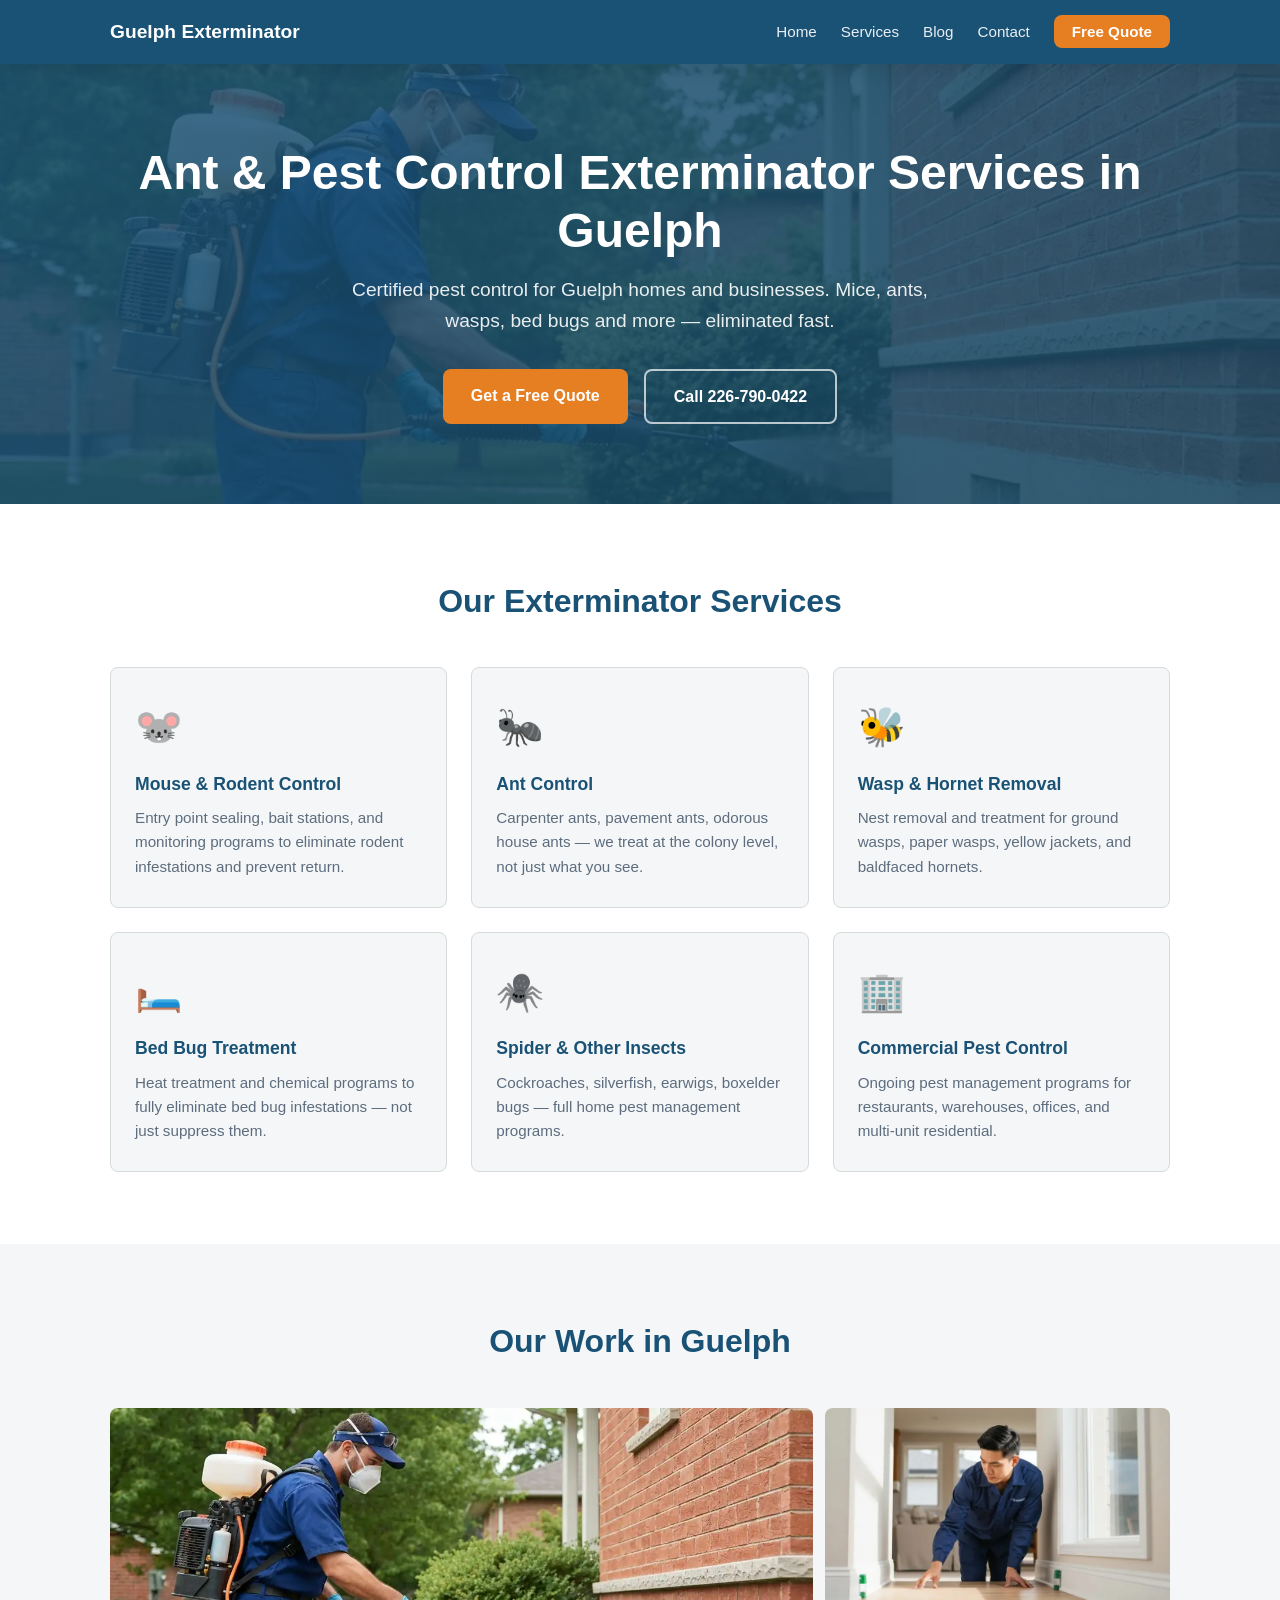
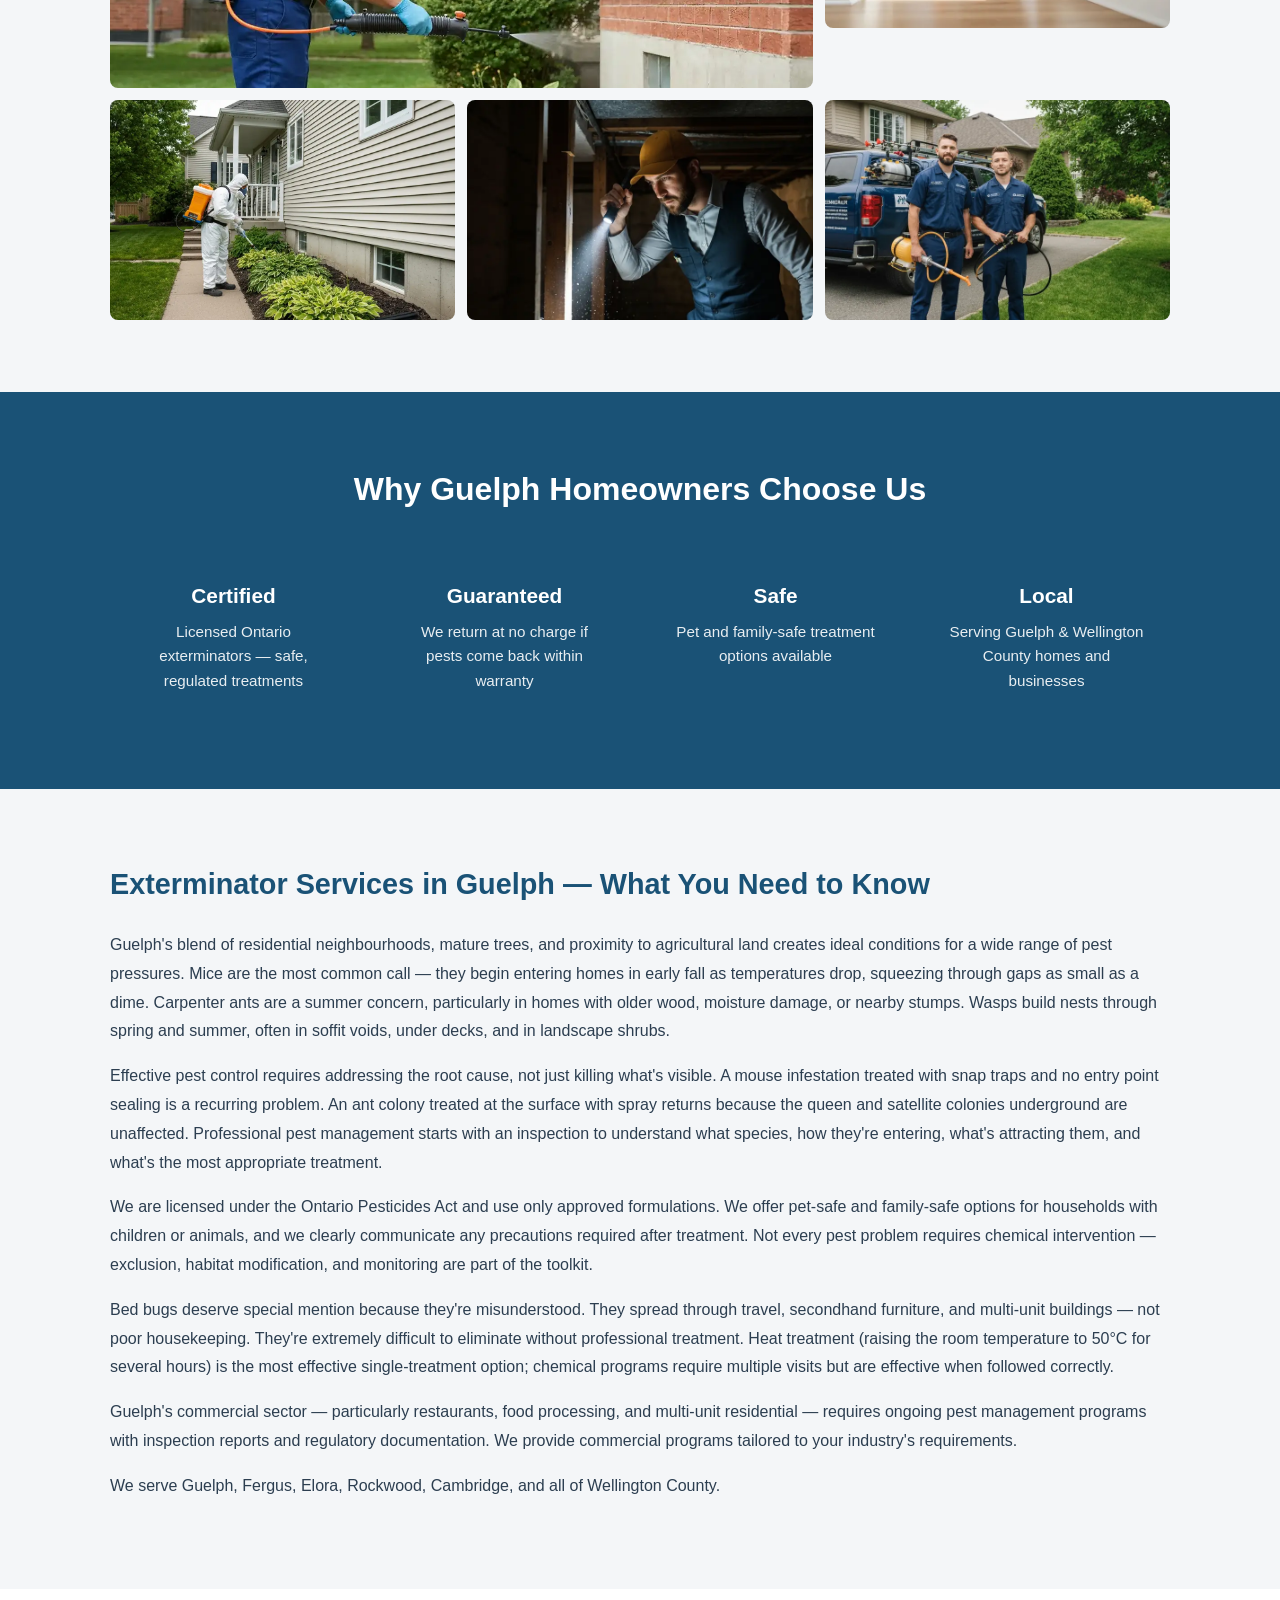
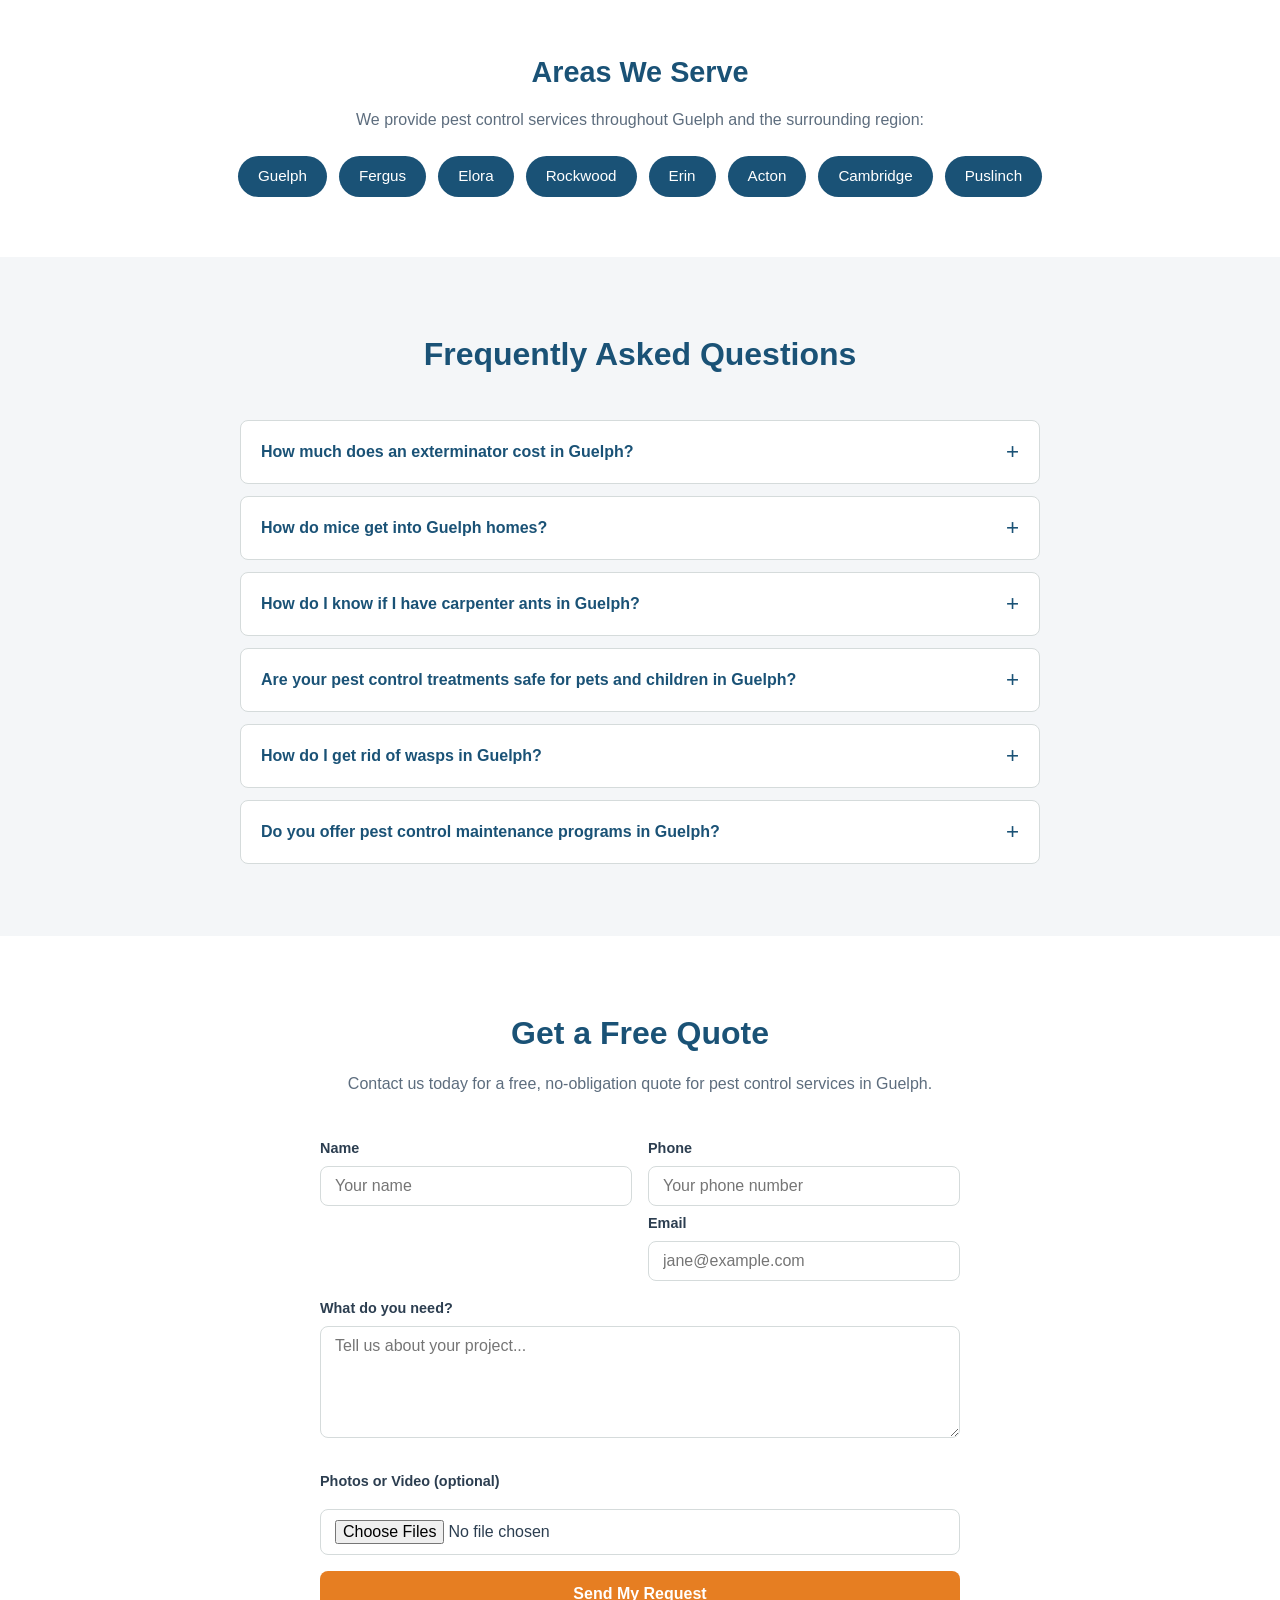
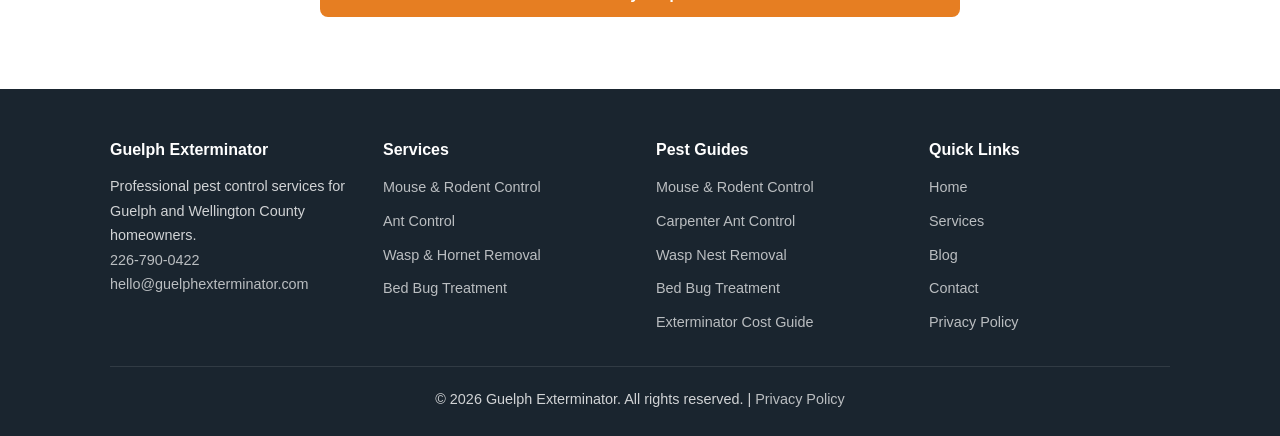
<file: index.html>
<!DOCTYPE html>
<html lang="en">
<head>
  <script src="https://js.hcaptcha.com/1/api.js" async defer></script>


  <meta charset="UTF-8">
  <meta name="viewport" content="width=device-width, initial-scale=1.0">
  <title>Ant & Pest Control Guelph | Exterminator Services</title>
  <meta name="description" content="Certified exterminator in Guelph. Mice, ants, bed bugs, wasps & more. Safe, effective pest control. Free quotes.">
  <meta property="og:title" content="Ant & Pest Control Guelph | Exterminator Services">
  <meta property="og:description" content="Certified exterminator in Guelph. Mice, ants, bed bugs, wasps & more. Safe, effective pest control. Free quotes.">
  <meta property="og:url" content="https://guelphexterminator.com/">
  <meta property="og:image" content="https://guelphexterminator.com/images/cover.png">
  <meta property="og:type" content="website">
  <link rel="canonical" href="https://guelphexterminator.com/">
  <meta name="twitter:card" content="summary_large_image">
  <meta name="twitter:title" content="Ant & Pest Control Guelph | Exterminator Services">
  <meta name="twitter:description" content="Certified exterminator in Guelph. Mice, ants, bed bugs, wasps & more. Safe, effective pest control. Free quotes.">
  <meta name="twitter:image" content="https://guelphexterminator.com/images/cover.webp">
  <link rel="stylesheet" href="css/style.css">
  <link rel="icon" href="images/favicon.ico">
<script type="application/ld+json">
{
  "@context": "https://schema.org",
  "@type": "FAQPage",
  "mainEntity": [
    {
      "@type": "Question",
      "name": "How do I know if I have a mouse problem in my Guelph home?",
      "acceptedAnswer": {
        "@type": "Answer",
        "text": "Common signs include droppings along walls or in cupboards, gnaw marks on food packaging, scratching sounds at night, and nests made from shredded material. If you spot any of these, call us right away."
      }
    },
    {
      "@type": "Question",
      "name": "What pest control services do you offer in Guelph?",
      "acceptedAnswer": {
        "@type": "Answer",
        "text": "We treat mice, rats, ants, bed bugs, cockroaches, wasps, hornets, spiders, silverfish, and more. We use both conventional and eco-friendly treatment options."
      }
    },
    {
      "@type": "Question",
      "name": "Is pest control safe for my children and pets?",
      "acceptedAnswer": {
        "@type": "Answer",
        "text": "Yes. We use Health Canada–approved products and follow strict safety protocols. We'll advise you on any precautions (such as vacating during treatment) to keep your family safe."
      }
    },
    {
      "@type": "Question",
      "name": "How long does a pest control treatment take?",
      "acceptedAnswer": {
        "@type": "Answer",
        "text": "Most residential treatments take 1–2 hours depending on the pest and property size. We'll give you a specific timeline during your free inspection."
      }
    },
    {
      "@type": "Question",
      "name": "Do you offer emergency pest control in Guelph?",
      "acceptedAnswer": {
        "@type": "Answer",
        "text": "Yes, we offer same-day and next-day emergency pest control appointments in Guelph for urgent infestations."
      }
    }
  ]
}
</script>
<script type="application/ld+json">
{
  "@context": "https://schema.org",
  "@type": "WebSite",
  "@id": "https://guelphexterminator.com/#website",
  "url": "https://guelphexterminator.com/",
  "name": "Guelph Exterminator",
  "description": "Certified exterminator and pest control services in Guelph, Ontario. Mice, ants, bed bugs, wasps, cockroaches, and more."
}
</script>
<script type="application/ld+json">
{
  "@context": "https://schema.org",
  "@type": "WebPage",
  "@id": "https://guelphexterminator.com/#webpage",
  "url": "https://guelphexterminator.com/",
  "name": "Guelph Exterminator",
  "isPartOf": {"@id": "https://guelphexterminator.com/#website"},
  "about": {"@id": "https://guelphexterminator.com/#business"},
  "description": "Certified exterminator and pest control services in Guelph, Ontario. Mice, ants, bed bugs, wasps, cockroaches, and more.",
  "speakable": {
    "@type": "SpeakableSpecification",
    "cssSelector": ["h1"]
  }
}
</script>
<script type="application/ld+json">
{
  "@context": "https://schema.org",
  "@type": "BreadcrumbList",
  "itemListElement": [
    {
      "@type": "ListItem",
      "position": 1,
      "name": "Home",
      "item": "https://guelphexterminator.com/"
    }
  ]
}
</script>
<script type="application/ld+json">
{
  "@context": "https://schema.org",
  "@type": "LocalBusiness",
  "@id": "https://guelphexterminator.com/#business",
  "name": "Guelph Exterminator",
  "description": "Certified exterminator and pest control services in Guelph, Ontario. Mice, ants, bed bugs, wasps, cockroaches, and more.",
  "url": "https://guelphexterminator.com/",
  "logo": {
    "@type": "ImageObject",
    "url": "https://guelphexterminator.com/images/logo.png",
    "width": 1024,
    "height": 1024
  },
  "image": "https://guelphexterminator.com/images/cover.png",
  "telephone": "226-790-0422",
  "email": "hello@guelphexterminator.com",
  "address": {
    "@type": "PostalAddress",
    "addressLocality": "Guelph",
    "addressRegion": "ON",
    "addressCountry": "CA"
  },
  "geo": {
    "@type": "GeoCoordinates",
    "latitude": "43.5448",
    "longitude": "-80.2482"
  },
  "areaServed": ["Guelph","Fergus","Elora","Rockwood","Erin","Acton","Cambridge","Puslinch"],
  "serviceArea": {
    "@type": "GeoCircle",
    "geoMidpoint": {
      "@type": "GeoCoordinates",
      "latitude": "43.5448",
      "longitude": "-80.2482"
    },
    "geoRadius": "30000"
  }
}
</script>
<style id="mcbar">
.sticky-call-bar{display:none}
.mid-call-band{background:var(--primary-dark,#154360);color:#fff;text-align:center;padding:30px 20px}
.mid-call-band p{font-size:1.15rem;margin:0 0 14px;opacity:.95}
@media(max-width:768px){.sticky-call-bar{display:flex;position:fixed;left:0;right:0;bottom:0;z-index:999;align-items:center;justify-content:center;gap:8px;background:var(--accent,#e67e22);color:#fff;font-weight:700;font-size:1.1rem;padding:14px 16px;box-shadow:0 -2px 12px rgba(0,0,0,.25);text-decoration:none}.sticky-call-bar:hover,.sticky-call-bar:active{color:#fff;text-decoration:none}body{padding-bottom:60px}}
</style>
<script src="https://analytics.ahrefs.com/analytics.js" data-key="/BH+7rK1mYhxrZK4/35ORw" async></script></head>
<body>

<header>
  <nav>
    <div class="nav-brand"><a href="/">Guelph Exterminator</a></div>
    <ul class="nav-links">
      <li><a href="/">Home</a></li>
      <li><a href="/#services">Services</a></li>
      <li><a href='/blog'>Blog</a></li>
      <li><a href='/contact'>Contact</a></li>
      <li><a class='btn-nav' href='/contact'>Free Quote</a></li>
    </ul>
    <button class="nav-toggle" onclick="toggleNav()" aria-label="Menu">☰</button>
  </nav>
</header>

<section class="hero">
  <div class="container">
    <h1>Ant & Pest Control Exterminator Services in Guelph</h1>
    <p class="hero-sub">Certified pest control for Guelph homes and businesses. Mice, ants, wasps, bed bugs and more — eliminated fast.</p>
    <div class="hero-cta">
      <a class='btn-primary' href='/contact'>Get a Free Quote</a>
      <a href="tel:226-790-0422" class="btn-secondary">Call 226-790-0422</a>
    </div>
  </div>
</section>

<section id="services" class="section-services">
  <div class="container">
    <h2>Our Exterminator Services</h2>
    <div class="cards-grid">
      
        <div class="card">
          <div class="card-icon">🐭</div>
          <h3>Mouse & Rodent Control</h3>
          <p>Entry point sealing, bait stations, and monitoring programs to eliminate rodent infestations and prevent return.</p>
        </div>
        <div class="card">
          <div class="card-icon">🐜</div>
          <h3>Ant Control</h3>
          <p>Carpenter ants, pavement ants, odorous house ants — we treat at the colony level, not just what you see.</p>
        </div>
        <div class="card">
          <div class="card-icon">🐝</div>
          <h3>Wasp & Hornet Removal</h3>
          <p>Nest removal and treatment for ground wasps, paper wasps, yellow jackets, and baldfaced hornets.</p>
        </div>
        <div class="card">
          <div class="card-icon">🛏️</div>
          <h3>Bed Bug Treatment</h3>
          <p>Heat treatment and chemical programs to fully eliminate bed bug infestations — not just suppress them.</p>
        </div>
        <div class="card">
          <div class="card-icon">🕷️</div>
          <h3>Spider & Other Insects</h3>
          <p>Cockroaches, silverfish, earwigs, boxelder bugs — full home pest management programs.</p>
        </div>
        <div class="card">
          <div class="card-icon">🏢</div>
          <h3>Commercial Pest Control</h3>
          <p>Ongoing pest management programs for restaurants, warehouses, offices, and multi-unit residential.</p>
        </div>
    </div>
  </div>
</section>


<section class="section-gallery">
  <div class="container">
    <h2>Our Work in Guelph</h2>
    <div class="gallery-grid">
      <img src="images/hero-1.webp" alt="Pest control and extermination in Guelph" loading="lazy">
      <img src="images/service-1.webp" alt="Pest Control professionals Guelph" loading="lazy">
      <img src="images/hero-2.webp" alt="Pest control and extermination in Guelph results" loading="lazy">
      <img src="images/service-2.webp" alt="Professional pest control team Guelph" loading="lazy">
      <img src="images/service-3.webp" alt="Pest Control work Guelph Ontario" loading="lazy">
    </div>
  </div>
</section>

<section class="section-why">
  <div class="container">
    <h2>Why Guelph Homeowners Choose Us</h2>
    <div class="why-grid">
      
        <div class="why-card">
          <strong>Certified</strong>
          <p>Licensed Ontario exterminators — safe, regulated treatments</p>
        </div>
        <div class="why-card">
          <strong>Guaranteed</strong>
          <p>We return at no charge if pests come back within warranty</p>
        </div>
        <div class="why-card">
          <strong>Safe</strong>
          <p>Pet and family-safe treatment options available</p>
        </div>
        <div class="why-card">
          <strong>Local</strong>
          <p>Serving Guelph & Wellington County homes and businesses</p>
        </div>
    </div>
  </div>
</section>

<section class="section-about">
  <div class="container">
    <h2>Exterminator Services in Guelph — What You Need to Know</h2>
    <div class="body-copy">
          <p>Guelph's blend of residential neighbourhoods, mature trees, and proximity to agricultural land creates ideal conditions for a wide range of pest pressures. Mice are the most common call — they begin entering homes in early fall as temperatures drop, squeezing through gaps as small as a dime. Carpenter ants are a summer concern, particularly in homes with older wood, moisture damage, or nearby stumps. Wasps build nests through spring and summer, often in soffit voids, under decks, and in landscape shrubs.</p>
          <p>Effective pest control requires addressing the root cause, not just killing what's visible. A mouse infestation treated with snap traps and no entry point sealing is a recurring problem. An ant colony treated at the surface with spray returns because the queen and satellite colonies underground are unaffected. Professional pest management starts with an inspection to understand what species, how they're entering, what's attracting them, and what's the most appropriate treatment.</p>
          <p>We are licensed under the Ontario Pesticides Act and use only approved formulations. We offer pet-safe and family-safe options for households with children or animals, and we clearly communicate any precautions required after treatment. Not every pest problem requires chemical intervention — exclusion, habitat modification, and monitoring are part of the toolkit.</p>
          <p>Bed bugs deserve special mention because they're misunderstood. They spread through travel, secondhand furniture, and multi-unit buildings — not poor housekeeping. They're extremely difficult to eliminate without professional treatment. Heat treatment (raising the room temperature to 50°C for several hours) is the most effective single-treatment option; chemical programs require multiple visits but are effective when followed correctly.</p>
          <p>Guelph's commercial sector — particularly restaurants, food processing, and multi-unit residential — requires ongoing pest management programs with inspection reports and regulatory documentation. We provide commercial programs tailored to your industry's requirements.</p>
          <p>We serve Guelph, Fergus, Elora, Rockwood, Cambridge, and all of Wellington County.</p>
    </div>
  </div>
</section>

<section class="section-areas">
  <div class="container">
    <h2>Areas We Serve</h2>
    <p>We provide pest control services throughout Guelph and the surrounding region:</p>
    <div class="area-tags">
      <span class="area-tag">Guelph</span><span class="area-tag">Fergus</span><span class="area-tag">Elora</span><span class="area-tag">Rockwood</span><span class="area-tag">Erin</span><span class="area-tag">Acton</span><span class="area-tag">Cambridge</span><span class="area-tag">Puslinch</span>
    </div>
  </div>
</section>

<section id="faq" class="section-faq">
  <div class="container">
    <h2>Frequently Asked Questions</h2>
    <div class="faq-list">
      
        <div class="faq-item">
          <button class="faq-question" onclick="toggleFaq(0)" aria-expanded="false">
            How much does an exterminator cost in Guelph?
            <span class="faq-icon">+</span>
          </button>
          <div class="faq-answer" id="faq-0" hidden>
            <p>A standard pest treatment in Guelph runs $150–$400 depending on the pest, the size of the property, and the treatment method. Mouse exclusion programs (which include sealing entry points) run $300–$700. Bed bug heat treatment for a typical bedroom is $500–$900. Commercial programs are priced monthly.</p>
          </div>
        </div>
        <div class="faq-item">
          <button class="faq-question" onclick="toggleFaq(1)" aria-expanded="false">
            How do mice get into Guelph homes?
            <span class="faq-icon">+</span>
          </button>
          <div class="faq-answer" id="faq-1" hidden>
            <p>Mice enter through gaps around pipes, utility penetrations, poorly sealed doors and windows, gaps at the foundation, and openings in soffits and fascia. A mouse can squeeze through a hole the size of a dime. Sealing entry points is the only permanent solution — bait and traps without exclusion just manage the symptom.</p>
          </div>
        </div>
        <div class="faq-item">
          <button class="faq-question" onclick="toggleFaq(2)" aria-expanded="false">
            How do I know if I have carpenter ants in Guelph?
            <span class="faq-icon">+</span>
          </button>
          <div class="faq-answer" id="faq-2" hidden>
            <p>Signs include frass (sawdust-like material) below wooden structures, large black ants (1/4 to 1/2 inch) particularly active at night, and a faint rustling sound inside walls. Carpenter ants don't eat wood — they excavate it to nest. Moisture damage attracts them; fixing the moisture source is part of the solution.</p>
          </div>
        </div>
        <div class="faq-item">
          <button class="faq-question" onclick="toggleFaq(3)" aria-expanded="false">
            Are your pest control treatments safe for pets and children in Guelph?
            <span class="faq-icon">+</span>
          </button>
          <div class="faq-answer" id="faq-3" hidden>
            <p>We offer low-toxicity and pet-safe treatment options for most pest categories. We'll discuss what's being used, how it works, and any precautions (such as keeping pets off treated surfaces for a period of time) at the time of treatment. All products we use are approved for use in Ontario.</p>
          </div>
        </div>
        <div class="faq-item">
          <button class="faq-question" onclick="toggleFaq(4)" aria-expanded="false">
            How do I get rid of wasps in Guelph?
            <span class="faq-icon">+</span>
          </button>
          <div class="faq-answer" id="faq-4" hidden>
            <p>Wasp nest removal should be done in the evening when wasps are less active and most are in the nest. Never seal a nest opening without treating it first — trapped wasps will chew through drywall or other materials to escape. We treat and remove nests safely and can advise on preventing future nesting.</p>
          </div>
        </div>
        <div class="faq-item">
          <button class="faq-question" onclick="toggleFaq(5)" aria-expanded="false">
            Do you offer pest control maintenance programs in Guelph?
            <span class="faq-icon">+</span>
          </button>
          <div class="faq-answer" id="faq-5" hidden>
            <p>Yes — we offer quarterly and semi-annual maintenance programs that include inspection and preventive treatment. These are particularly popular with homeowners who've had recurring mouse or ant issues, and with commercial clients who need ongoing documentation for regulatory compliance.</p>
          </div>
        </div>
    </div>
  </div>
</section>

<section id="contact" class="section-contact">
  <div class="container">
    <h2>Get a Free Quote</h2>
    <p>Contact us today for a free, no-obligation quote for pest control services in Guelph.</p>
    <form class="contact-form" name="contact" method="POST" action="/.netlify/functions/contact" enctype="multipart/form-data" data-netlify="true">
      <input type="hidden" name="form-name" value="contact">
      <p hidden><label>Don't fill this out: <input name="bot-field"></label></p>
      <div class="form-row">
        <label>Name <input type="text" name="name" required placeholder="Your name"></label>
        <label>Phone <input type="tel" name="phone" required placeholder="Your phone number"><label>Email</label><input type="email" name="email" placeholder="jane@example.com"></label>
      </div>
      <label>What do you need?
        <textarea name="message" rows="5" placeholder="Tell us about your project..."></textarea>
      </label>
      <div class="h-captcha" data-sitekey="81ee7436-b904-4b56-b722-cc2c4470b040"></div>
      <label>Photos or Video (optional)</label><input type="file" name="photos" accept="image/*,video/*" multiple><button type="submit" class="btn-primary">Send My Request</button>
    </form>
  </div>
</section>

<footer>
  <div class="container">
    <div class="footer-cols">
      <div>
        <h3>Guelph Exterminator</h3>
        <p>Professional pest control services for Guelph and Wellington County homeowners.</p>
        <p><a href="tel:226-790-0422">226-790-0422</a></p>
        <p><a href="mailto:hello@guelphexterminator.com">hello@guelphexterminator.com</a></p>
      </div>
      <div>
        <h3>Services</h3>
        <ul>
          <li><a href="/#services">Mouse & Rodent Control</a></li>
          <li><a href="/#services">Ant Control</a></li>
          <li><a href="/#services">Wasp & Hornet Removal</a></li>
          <li><a href="/#services">Bed Bug Treatment</a></li>
        </ul>
      </div>
      <div>
        <h3>Pest Guides</h3>
        <ul>
          <li><a href='/mouse-exterminator-guelph'>Mouse & Rodent Control</a></li>
          <li><a href='/carpenter-ants-guelph'>Carpenter Ant Control</a></li>
          <li><a href='/wasp-nest-removal-guelph'>Wasp Nest Removal</a></li>
          <li><a href='/bed-bug-exterminator-guelph'>Bed Bug Treatment</a></li>
          <li><a href='/exterminator-cost-guelph'>Exterminator Cost Guide</a></li>
        </ul>
      </div>
      <div>
        <h3>Quick Links</h3>
        <ul>
          <li><a href="/">Home</a></li>
          <li><a href="/#services">Services</a></li>
          <li><a href='/blog'>Blog</a></li>
          <li><a href='/contact'>Contact</a></li>
          <li><a href='/privacy'>Privacy Policy</a></li>
        </ul>
      </div>
    </div>
    <div class="footer-bottom">
      <p>&copy; 2026 Guelph Exterminator. All rights reserved. | <a href='/privacy'>Privacy Policy</a></p>
    </div>
  </div>
</footer>

<script>
function toggleNav() {
  document.querySelector('.nav-links').classList.toggle('open');
}
function toggleFaq(i) {
  const ans = document.getElementById('faq-' + i);
  const btn = ans.previousElementSibling;
  const icon = btn.querySelector('.faq-icon');
  const isHidden = ans.hidden;
  ans.hidden = !isHidden;
  btn.setAttribute('aria-expanded', isHidden ? 'true' : 'false');
  icon.textContent = isHidden ? '−' : '+';
}
</script>
</body>
</html>
</file>
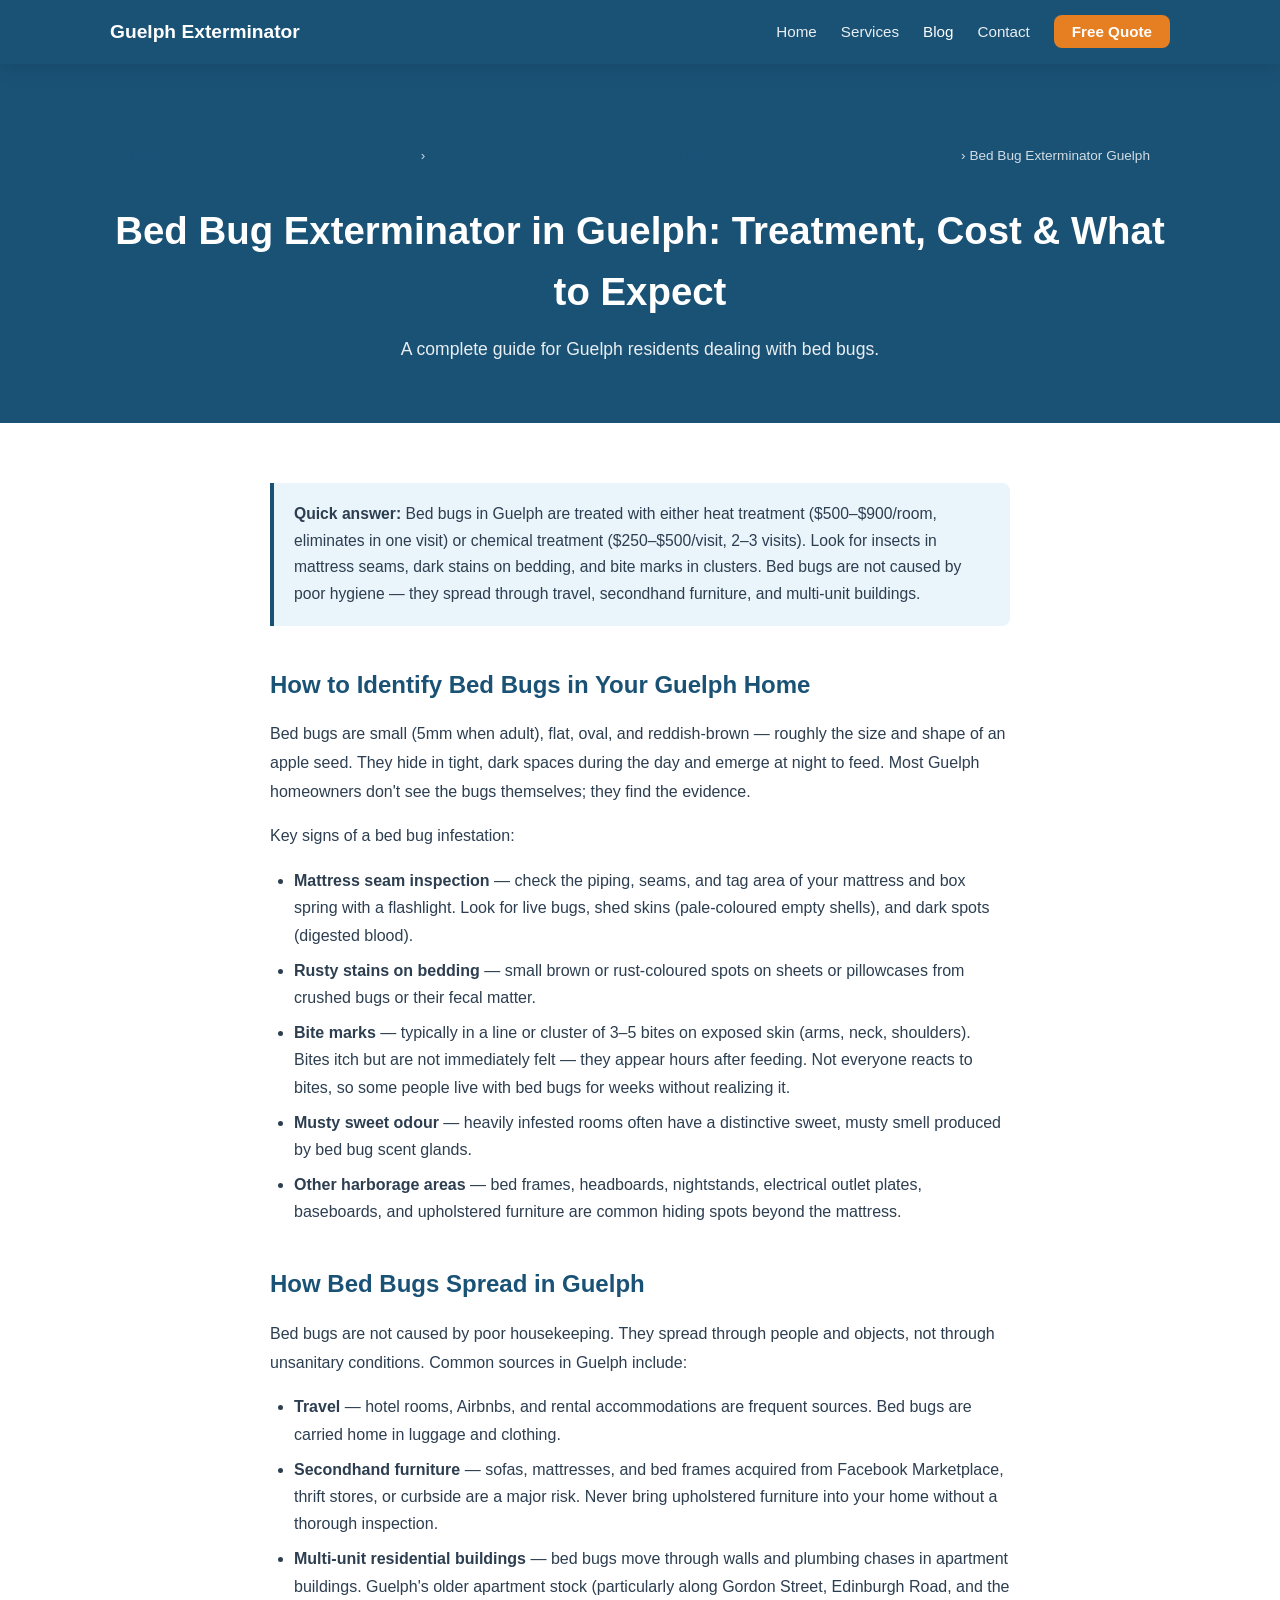
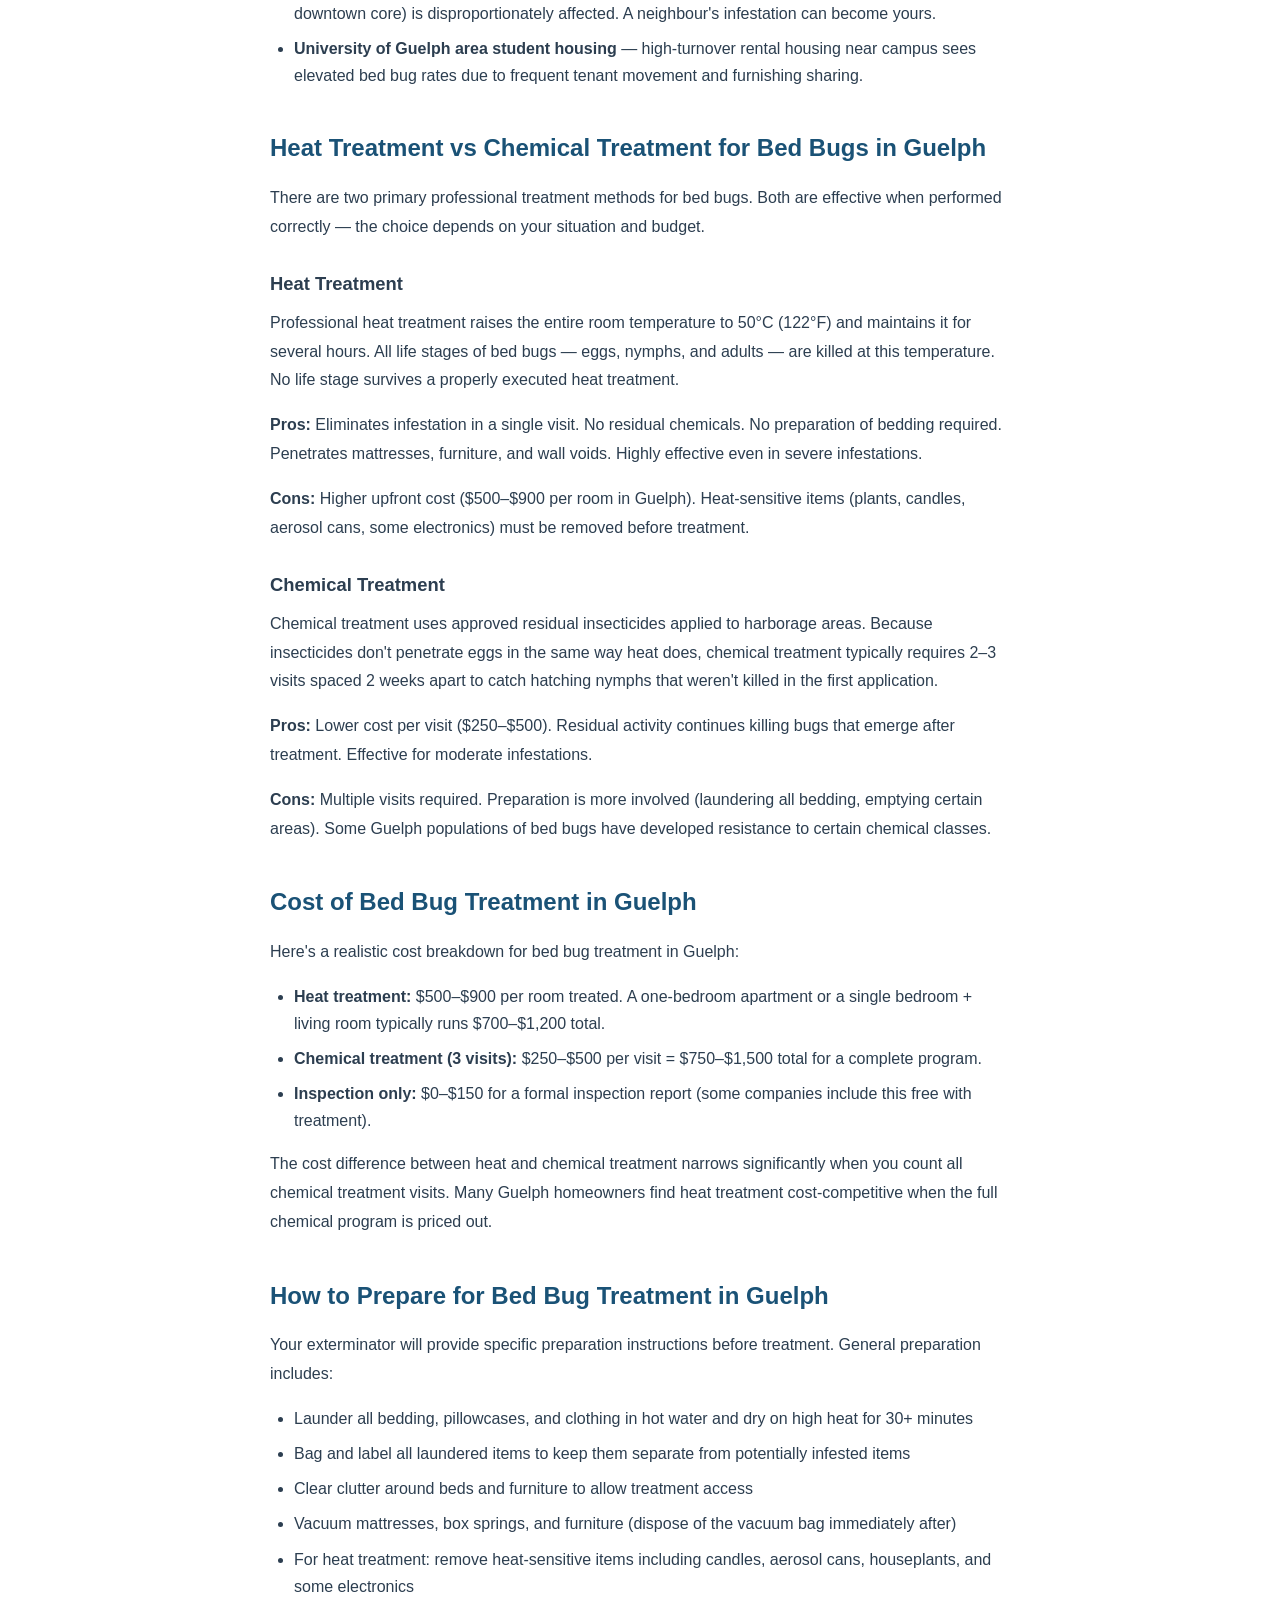
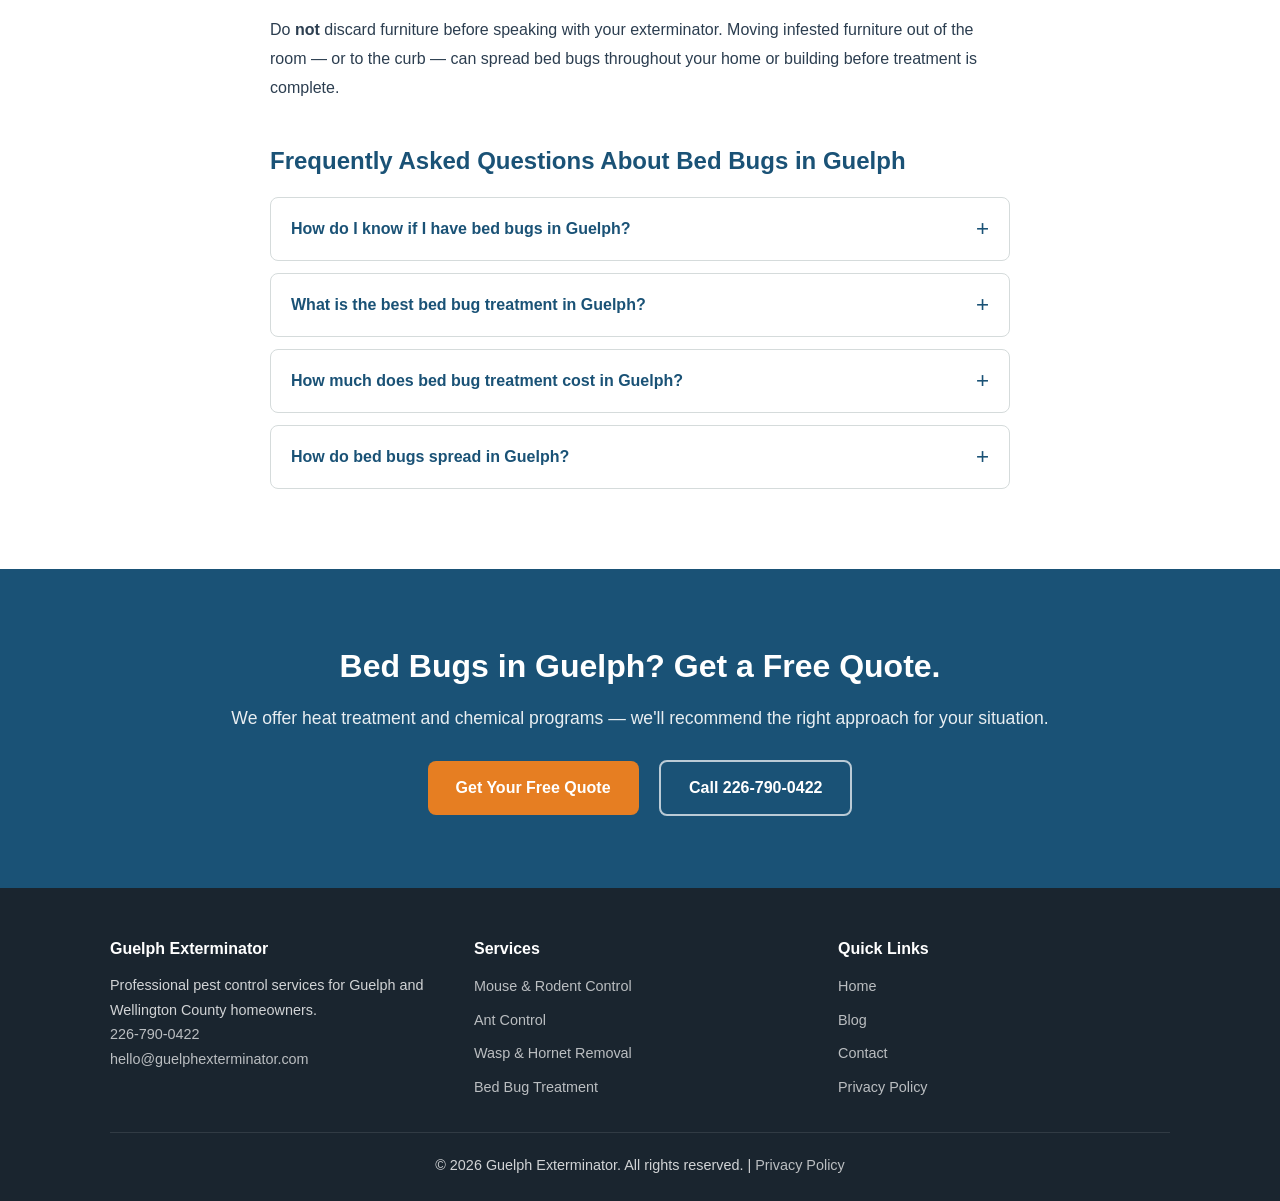
<file: bed-bug-exterminator-guelph.html>
<!DOCTYPE html>
<html lang="en">
<head>
  <meta charset="UTF-8">
  <meta name="viewport" content="width=device-width, initial-scale=1.0">
  <title>Bed Bug Exterminator in Guelph: Cost & What to Expect</title>
  <meta name="description" content="Bed bugs in Guelph? Learn the signs, treatment options (heat vs chemical), costs, and how to prepare. Professional bed bug exterminators serving">
  <meta property="og:title" content="Bed Bug Exterminator in Guelph: Treatment, Cost & What to Expect">
  <meta property="og:description" content="Bed bugs in Guelph? Learn the signs, treatment options (heat vs chemical), costs, and how to prepare before the exterminator arrives.">
  <meta property="og:url" content="https://guelphexterminator.com/bed-bug-exterminator-guelph">
  <meta property="og:type" content="article">
  <meta property="og:image" content="https://guelphexterminator.com/images/cover.webp">
  <link rel="canonical" href="https://guelphexterminator.com/bed-bug-exterminator-guelph">
  <meta name="twitter:card" content="summary_large_image">
  <meta name="twitter:title" content="Bed Bug Exterminator in Guelph: Cost & What to Expect">
  <meta name="twitter:description" content="Bed bugs in Guelph? Learn the signs, treatment options (heat vs chemical), costs, and how to prepare. Professional bed bug exterminators serving">
  <meta name="twitter:image" content="https://guelphexterminator.com/images/cover.webp">
  <link rel="stylesheet" href="css/style.css">
  <link rel="icon" href="images/favicon.ico">
  <script type="application/ld+json">
  [
    {
      "@context": "https://schema.org",
      "@type": "BreadcrumbList",
      "itemListElement": [
        {"@type":"ListItem","position":1,"name":"Home","item":"https://guelphexterminator.com/"},
        {"@type":"ListItem","position":2,"name":"Blog","item":"https://guelphexterminator.com/blog"},
        {"@type":"ListItem","position":3,"name":"Bed Bug Exterminator Guelph","item":"https://guelphexterminator.com/bed-bug-exterminator-guelph"}
      ]
    },
    {
      "@context": "https://schema.org",
      "@type": "Article",
      "headline": "Bed Bug Exterminator in Guelph: Treatment, Cost & What to Expect",
      "description": "How to identify bed bugs, treatment options in Guelph, heat vs chemical treatment, cost, and preparation steps.",
      "author": {"@type":"Organization","name":"Guelph Exterminator"},
      "publisher": {"@type":"Organization","name":"Guelph Exterminator","url":"https://guelphexterminator.com"},
      "datePublished": "2026-06-01",
      "dateModified": "2026-06-01",
      "url": "https://guelphexterminator.com/bed-bug-exterminator-guelph"
    },
    {
      "@context": "https://schema.org",
      "@type": "FAQPage",
      "mainEntity": [
        {
          "@type": "Question",
          "name": "How do I know if I have bed bugs in Guelph?",
          "acceptedAnswer": {"@type":"Answer","text":"Signs of bed bugs include: small reddish-brown insects (about 5mm, flat, oval-shaped) in mattress seams and box spring folds; dark blood spots or rusty stains on bedding; shed skins (lighter-coloured shells) near harborage areas; a musty sweet odour in heavily infested rooms; and itchy bites in a line or cluster, typically on exposed skin."}
        },
        {
          "@type": "Question",
          "name": "What is the best bed bug treatment in Guelph?",
          "acceptedAnswer": {"@type":"Answer","text":"Heat treatment is the most effective single-treatment option for bed bugs in Guelph. The entire room is raised to 50°C (122°F) for several hours, killing all life stages including eggs. Chemical treatment is less expensive per visit but requires 2–3 visits spaced 2 weeks apart. Both methods are effective when performed correctly by a licensed exterminator."}
        },
        {
          "@type": "Question",
          "name": "How much does bed bug treatment cost in Guelph?",
          "acceptedAnswer": {"@type":"Answer","text":"Bed bug heat treatment in Guelph typically costs $500–$900 per room. Chemical treatment runs $250–$500 per visit, with 2–3 visits required for a total of $500–$1,500. The higher upfront cost of heat treatment is often offset by eliminating the infestation in a single visit."}
        },
        {
          "@type": "Question",
          "name": "How do bed bugs spread in Guelph?",
          "acceptedAnswer": {"@type":"Answer","text":"Bed bugs spread through travel (hotels, public transit), secondhand furniture, and shared spaces in multi-unit residential buildings. University of Guelph student housing and Guelph's older apartment stock are common vectors. They do not spread due to poor hygiene — anyone can get bed bugs."}
        }
      ]
    },
    {
      "@context": "https://schema.org",
      "@type": "LocalBusiness",
      "name": "Guelph Exterminator",
      "url": "https://guelphexterminator.com",
      "telephone": "226-790-0422",
      "address": {"@type":"PostalAddress","addressLocality":"Guelph","addressRegion":"Ontario","addressCountry":"CA"},
      "areaServed": ["Guelph","Fergus","Elora","Rockwood","Cambridge","Wellington County"]
    }
  ]
  </script>
<style id="mcbar">
.sticky-call-bar{display:none}
.mid-call-band{background:var(--primary-dark,#154360);color:#fff;text-align:center;padding:30px 20px}
.mid-call-band p{font-size:1.15rem;margin:0 0 14px;opacity:.95}
@media(max-width:768px){.sticky-call-bar{display:flex;position:fixed;left:0;right:0;bottom:0;z-index:999;align-items:center;justify-content:center;gap:8px;background:var(--accent,#e67e22);color:#fff;font-weight:700;font-size:1.1rem;padding:14px 16px;box-shadow:0 -2px 12px rgba(0,0,0,.25);text-decoration:none}.sticky-call-bar:hover,.sticky-call-bar:active{color:#fff;text-decoration:none}body{padding-bottom:60px}}
</style>
</head>
<body>

<header>
  <nav>
    <div class="nav-brand"><a href="/">Guelph Exterminator</a></div>
    <ul class="nav-links">
      <li><a href="/">Home</a></li>
      <li><a href="/#services">Services</a></li>
      <li><a href="/blog" class="active">Blog</a></li>
      <li><a href="/contact">Contact</a></li>
      <li><a href="/contact" class="btn-nav">Free Quote</a></li>
    </ul>
    <button class="nav-toggle" onclick="toggleNav()" aria-label="Menu">☰</button>
  </nav>
</header>

<section class="page-hero">
  <div class="container">
    <nav aria-label="Breadcrumb" style="font-size:0.85rem;margin-bottom:12px;opacity:0.8;">
      <a href="/">Home</a> › <a href="/blog">Blog</a> › Bed Bug Exterminator Guelph
    </nav>
    <h1>Bed Bug Exterminator in Guelph: Treatment, Cost &amp; What to Expect</h1>
    <p>A complete guide for Guelph residents dealing with bed bugs.</p>
  </div>
</section>

<article class="section-blog-post">
  <div class="container blog-post-body">

    <div class="answer-box">
      <strong>Quick answer:</strong> Bed bugs in Guelph are treated with either heat treatment ($500–$900/room, eliminates in one visit) or chemical treatment ($250–$500/visit, 2–3 visits). Look for insects in mattress seams, dark stains on bedding, and bite marks in clusters. Bed bugs are not caused by poor hygiene — they spread through travel, secondhand furniture, and multi-unit buildings.
    </div>

    <h2>How to Identify Bed Bugs in Your Guelph Home</h2>
    <p>Bed bugs are small (5mm when adult), flat, oval, and reddish-brown — roughly the size and shape of an apple seed. They hide in tight, dark spaces during the day and emerge at night to feed. Most Guelph homeowners don't see the bugs themselves; they find the evidence.</p>
    <p>Key signs of a bed bug infestation:</p>
    <ul>
      <li><strong>Mattress seam inspection</strong> — check the piping, seams, and tag area of your mattress and box spring with a flashlight. Look for live bugs, shed skins (pale-coloured empty shells), and dark spots (digested blood).</li>
      <li><strong>Rusty stains on bedding</strong> — small brown or rust-coloured spots on sheets or pillowcases from crushed bugs or their fecal matter.</li>
      <li><strong>Bite marks</strong> — typically in a line or cluster of 3–5 bites on exposed skin (arms, neck, shoulders). Bites itch but are not immediately felt — they appear hours after feeding. Not everyone reacts to bites, so some people live with bed bugs for weeks without realizing it.</li>
      <li><strong>Musty sweet odour</strong> — heavily infested rooms often have a distinctive sweet, musty smell produced by bed bug scent glands.</li>
      <li><strong>Other harborage areas</strong> — bed frames, headboards, nightstands, electrical outlet plates, baseboards, and upholstered furniture are common hiding spots beyond the mattress.</li>
    </ul>

    <h2>How Bed Bugs Spread in Guelph</h2>
    <p>Bed bugs are not caused by poor housekeeping. They spread through people and objects, not through unsanitary conditions. Common sources in Guelph include:</p>
    <ul>
      <li><strong>Travel</strong> — hotel rooms, Airbnbs, and rental accommodations are frequent sources. Bed bugs are carried home in luggage and clothing.</li>
      <li><strong>Secondhand furniture</strong> — sofas, mattresses, and bed frames acquired from Facebook Marketplace, thrift stores, or curbside are a major risk. Never bring upholstered furniture into your home without a thorough inspection.</li>
      <li><strong>Multi-unit residential buildings</strong> — bed bugs move through walls and plumbing chases in apartment buildings. Guelph's older apartment stock (particularly along Gordon Street, Edinburgh Road, and the downtown core) is disproportionately affected. A neighbour's infestation can become yours.</li>
      <li><strong>University of Guelph area student housing</strong> — high-turnover rental housing near campus sees elevated bed bug rates due to frequent tenant movement and furnishing sharing.</li>
    </ul>

    <h2>Heat Treatment vs Chemical Treatment for Bed Bugs in Guelph</h2>
    <p>There are two primary professional treatment methods for bed bugs. Both are effective when performed correctly — the choice depends on your situation and budget.</p>

    <h3>Heat Treatment</h3>
    <p>Professional heat treatment raises the entire room temperature to 50°C (122°F) and maintains it for several hours. All life stages of bed bugs — eggs, nymphs, and adults — are killed at this temperature. No life stage survives a properly executed heat treatment.</p>
    <p><strong>Pros:</strong> Eliminates infestation in a single visit. No residual chemicals. No preparation of bedding required. Penetrates mattresses, furniture, and wall voids. Highly effective even in severe infestations.</p>
    <p><strong>Cons:</strong> Higher upfront cost ($500–$900 per room in Guelph). Heat-sensitive items (plants, candles, aerosol cans, some electronics) must be removed before treatment.</p>

    <h3>Chemical Treatment</h3>
    <p>Chemical treatment uses approved residual insecticides applied to harborage areas. Because insecticides don't penetrate eggs in the same way heat does, chemical treatment typically requires 2–3 visits spaced 2 weeks apart to catch hatching nymphs that weren't killed in the first application.</p>
    <p><strong>Pros:</strong> Lower cost per visit ($250–$500). Residual activity continues killing bugs that emerge after treatment. Effective for moderate infestations.</p>
    <p><strong>Cons:</strong> Multiple visits required. Preparation is more involved (laundering all bedding, emptying certain areas). Some Guelph populations of bed bugs have developed resistance to certain chemical classes.</p>

    <h2>Cost of Bed Bug Treatment in Guelph</h2>
    <p>Here's a realistic cost breakdown for bed bug treatment in Guelph:</p>
    <ul>
      <li><strong>Heat treatment:</strong> $500–$900 per room treated. A one-bedroom apartment or a single bedroom + living room typically runs $700–$1,200 total.</li>
      <li><strong>Chemical treatment (3 visits):</strong> $250–$500 per visit = $750–$1,500 total for a complete program.</li>
      <li><strong>Inspection only:</strong> $0–$150 for a formal inspection report (some companies include this free with treatment).</li>
    </ul>
    <p>The cost difference between heat and chemical treatment narrows significantly when you count all chemical treatment visits. Many Guelph homeowners find heat treatment cost-competitive when the full chemical program is priced out.</p>

    <h2>How to Prepare for Bed Bug Treatment in Guelph</h2>
    <p>Your exterminator will provide specific preparation instructions before treatment. General preparation includes:</p>
    <ul>
      <li>Launder all bedding, pillowcases, and clothing in hot water and dry on high heat for 30+ minutes</li>
      <li>Bag and label all laundered items to keep them separate from potentially infested items</li>
      <li>Clear clutter around beds and furniture to allow treatment access</li>
      <li>Vacuum mattresses, box springs, and furniture (dispose of the vacuum bag immediately after)</li>
      <li>For heat treatment: remove heat-sensitive items including candles, aerosol cans, houseplants, and some electronics</li>
    </ul>
    <p>Do <strong>not</strong> discard furniture before speaking with your exterminator. Moving infested furniture out of the room — or to the curb — can spread bed bugs throughout your home or building before treatment is complete.</p>

    <h2>Frequently Asked Questions About Bed Bugs in Guelph</h2>

    <div class="faq-list">
      <div class="faq-item">
        <button class="faq-question" onclick="toggleFaq(0)" aria-expanded="false">How do I know if I have bed bugs in Guelph?<span class="faq-icon">+</span></button>
        <div class="faq-answer" id="faq-0" hidden><p>Signs of bed bugs include: small reddish-brown insects (about 5mm, flat, oval-shaped) in mattress seams and box spring folds; dark blood spots or rusty stains on bedding; shed skins near harborage areas; a musty sweet odour in heavily infested rooms; and itchy bites in a line or cluster on exposed skin.</p></div>
      </div>
      <div class="faq-item">
        <button class="faq-question" onclick="toggleFaq(1)" aria-expanded="false">What is the best bed bug treatment in Guelph?<span class="faq-icon">+</span></button>
        <div class="faq-answer" id="faq-1" hidden><p>Heat treatment is the most effective single-treatment option. The entire room is raised to 50°C for several hours, killing all life stages including eggs. Chemical treatment is less expensive per visit but requires 2–3 visits. Both methods are effective when performed correctly by a licensed exterminator.</p></div>
      </div>
      <div class="faq-item">
        <button class="faq-question" onclick="toggleFaq(2)" aria-expanded="false">How much does bed bug treatment cost in Guelph?<span class="faq-icon">+</span></button>
        <div class="faq-answer" id="faq-2" hidden><p>Bed bug heat treatment in Guelph typically costs $500–$900 per room. Chemical treatment runs $250–$500 per visit, with 2–3 visits required for a total of $500–$1,500. The higher upfront cost of heat treatment is often offset by eliminating the infestation in a single visit.</p></div>
      </div>
      <div class="faq-item">
        <button class="faq-question" onclick="toggleFaq(3)" aria-expanded="false">How do bed bugs spread in Guelph?<span class="faq-icon">+</span></button>
        <div class="faq-answer" id="faq-3" hidden><p>Bed bugs spread through travel (hotels, public transit), secondhand furniture, and shared spaces in multi-unit residential buildings. University of Guelph student housing and Guelph's older apartment stock are common vectors. They do not spread due to poor hygiene — anyone can get bed bugs.</p></div>
      </div>
    </div>

  </div>
</article>

<section class="section-cta">
  <div class="container">
    <h2>Bed Bugs in Guelph? Get a Free Quote.</h2>
    <p>We offer heat treatment and chemical programs — we'll recommend the right approach for your situation.</p>
    <a href="/contact" class="btn-primary">Get Your Free Quote</a>
    <a href="tel:226-790-0422" class="btn-secondary" style="margin-left:16px;">Call 226-790-0422</a>
  </div>
</section>

<footer>
  <div class="container">
    <div class="footer-cols">
      <div>
        <h3>Guelph Exterminator</h3>
        <p>Professional pest control services for Guelph and Wellington County homeowners.</p>
        <p><a href="tel:226-790-0422">226-790-0422</a></p>
        <p><a href="mailto:hello@guelphexterminator.com">hello@guelphexterminator.com</a></p>
      </div>
      <div>
        <h3>Services</h3>
        <ul>
          <li><a href="/#services">Mouse &amp; Rodent Control</a></li>
          <li><a href="/#services">Ant Control</a></li>
          <li><a href="/#services">Wasp &amp; Hornet Removal</a></li>
          <li><a href="/#services">Bed Bug Treatment</a></li>
        </ul>
      </div>
      <div>
        <h3>Quick Links</h3>
        <ul>
          <li><a href="/">Home</a></li>
          <li><a href="/blog">Blog</a></li>
          <li><a href="/contact">Contact</a></li>
          <li><a href="/privacy">Privacy Policy</a></li>
        </ul>
      </div>
    </div>
    <div class="footer-bottom">
      <p>&copy; 2026 Guelph Exterminator. All rights reserved. | <a href="/privacy">Privacy Policy</a></p>
    </div>
  </div>
</footer>

<script>
function toggleNav() { document.querySelector('.nav-links').classList.toggle('open'); }
function toggleFaq(i) {
  const ans = document.getElementById('faq-' + i);
  const btn = ans.previousElementSibling;
  const icon = btn.querySelector('.faq-icon');
  const isHidden = ans.hidden;
  ans.hidden = !isHidden;
  btn.setAttribute('aria-expanded', isHidden ? 'true' : 'false');
  icon.textContent = isHidden ? '−' : '+';
}
</script>
</body>
</html>
</file>
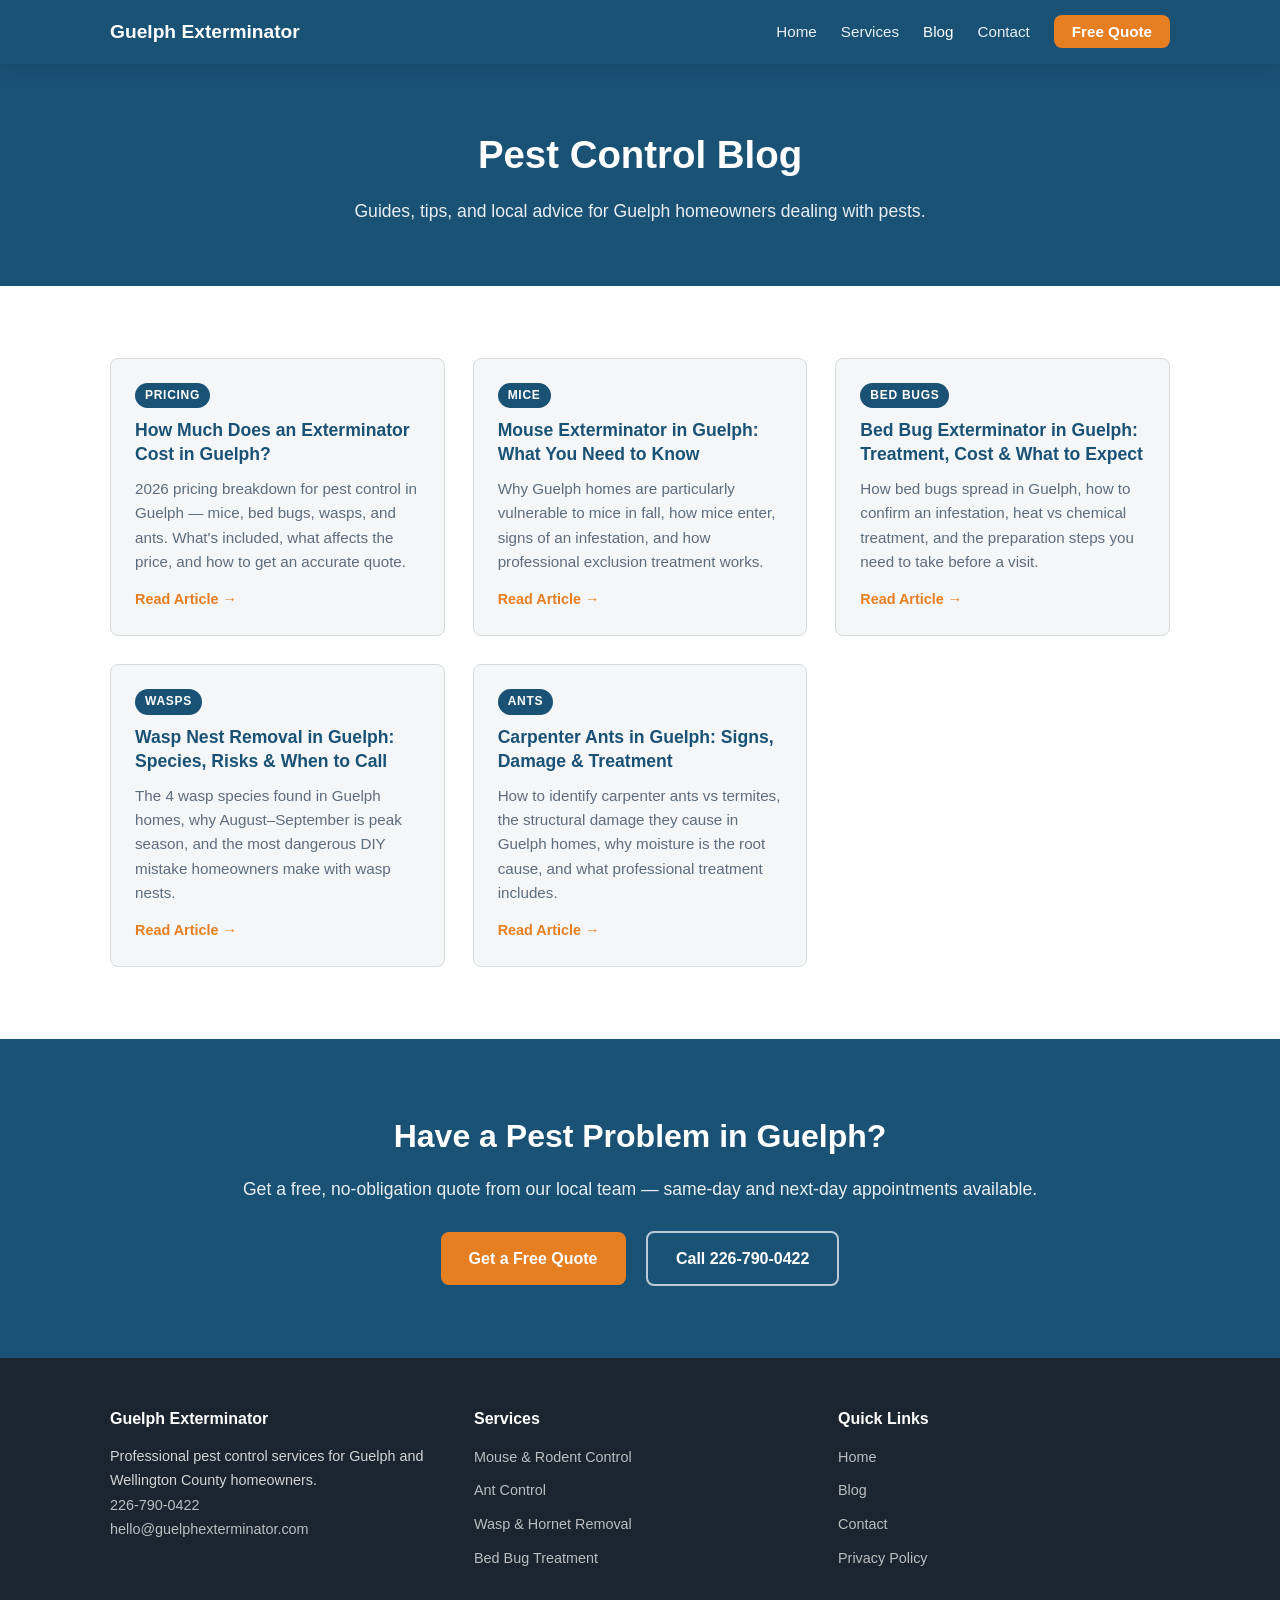
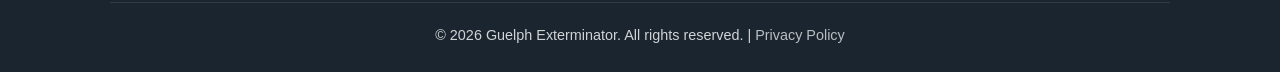
<file: blog.html>
<!DOCTYPE html>
<html lang="en">
<head>
  <meta charset="UTF-8">
  <meta name="viewport" content="width=device-width, initial-scale=1.0">
  <title>Pest Control Blog | Guelph Exterminator</title>
  <meta name="description" content="Pest control tips, guides, and local advice for Guelph homeowners. Learn how to identify and deal with mice, bed bugs, wasps, carpenter ants, and more.">
  <link rel="canonical" href="https://guelphexterminator.com/blog">
  <meta property="og:type" content="website">
  <meta property="og:url" content="https://guelphexterminator.com/blog">
  <meta property="og:title" content="Pest Control Blog | Guelph Exterminator">
  <meta property="og:description" content="Pest control tips, guides, and local advice for Guelph homeowners. Learn how to identify and deal with mice, bed bugs, wasps, carpenter ants, and more.">
  <meta property="og:image" content="https://guelphexterminator.com/images/cover.webp">
  <meta name="twitter:card" content="summary_large_image">
  <meta name="twitter:title" content="Pest Control Blog | Guelph Exterminator">
  <meta name="twitter:description" content="Pest control tips, guides, and local advice for Guelph homeowners. Learn how to identify and deal with mice, bed bugs, wasps, carpenter ants, and more.">
  <meta name="twitter:image" content="https://guelphexterminator.com/images/cover.webp">
  <link rel="stylesheet" href="css/style.css">
  <link rel="icon" href="images/favicon.ico">
  <script type="application/ld+json">
  {
    "@context": "https://schema.org",
    "@type": "Blog",
    "name": "Guelph Exterminator Blog",
    "url": "https://guelphexterminator.com/blog",
    "description": "Pest control guides and local advice for Guelph homeowners.",
    "publisher": {
      "@type": "Organization",
      "name": "Guelph Exterminator",
      "url": "https://guelphexterminator.com"
    }
  }
  </script>
<style id="mcbar">
.sticky-call-bar{display:none}
.mid-call-band{background:var(--primary-dark,#154360);color:#fff;text-align:center;padding:30px 20px}
.mid-call-band p{font-size:1.15rem;margin:0 0 14px;opacity:.95}
@media(max-width:768px){.sticky-call-bar{display:flex;position:fixed;left:0;right:0;bottom:0;z-index:999;align-items:center;justify-content:center;gap:8px;background:var(--accent,#e67e22);color:#fff;font-weight:700;font-size:1.1rem;padding:14px 16px;box-shadow:0 -2px 12px rgba(0,0,0,.25);text-decoration:none}.sticky-call-bar:hover,.sticky-call-bar:active{color:#fff;text-decoration:none}body{padding-bottom:60px}}
</style>
</head>
<body>

<header>
  <nav>
    <div class="nav-brand"><a href="/">Guelph Exterminator</a></div>
    <ul class="nav-links">
      <li><a href="/">Home</a></li>
      <li><a href="/#services">Services</a></li>
      <li><a href="/blog" class="active">Blog</a></li>
      <li><a href="/contact">Contact</a></li>
      <li><a href="/contact" class="btn-nav">Free Quote</a></li>
    </ul>
    <button class="nav-toggle" onclick="toggleNav()" aria-label="Menu">☰</button>
  </nav>
</header>

<section class="page-hero">
  <div class="container">
    <h1>Pest Control Blog</h1>
    <p>Guides, tips, and local advice for Guelph homeowners dealing with pests.</p>
  </div>
</section>

<section class="section-blog">
  <div class="container">
    <div class="blog-grid">

      <article class="blog-card">
        <div class="blog-card-body">
          <span class="blog-tag">Pricing</span>
          <h2><a href="/exterminator-cost-guelph">How Much Does an Exterminator Cost in Guelph?</a></h2>
          <p>2026 pricing breakdown for pest control in Guelph — mice, bed bugs, wasps, and ants. What's included, what affects the price, and how to get an accurate quote.</p>
          <a href="/exterminator-cost-guelph" class="blog-read-more">Read Article →</a>
        </div>
      </article>

      <article class="blog-card">
        <div class="blog-card-body">
          <span class="blog-tag">Mice</span>
          <h2><a href="/mouse-exterminator-guelph">Mouse Exterminator in Guelph: What You Need to Know</a></h2>
          <p>Why Guelph homes are particularly vulnerable to mice in fall, how mice enter, signs of an infestation, and how professional exclusion treatment works.</p>
          <a href="/mouse-exterminator-guelph" class="blog-read-more">Read Article →</a>
        </div>
      </article>

      <article class="blog-card">
        <div class="blog-card-body">
          <span class="blog-tag">Bed Bugs</span>
          <h2><a href="/bed-bug-exterminator-guelph">Bed Bug Exterminator in Guelph: Treatment, Cost &amp; What to Expect</a></h2>
          <p>How bed bugs spread in Guelph, how to confirm an infestation, heat vs chemical treatment, and the preparation steps you need to take before a visit.</p>
          <a href="/bed-bug-exterminator-guelph" class="blog-read-more">Read Article →</a>
        </div>
      </article>

      <article class="blog-card">
        <div class="blog-card-body">
          <span class="blog-tag">Wasps</span>
          <h2><a href="/wasp-nest-removal-guelph">Wasp Nest Removal in Guelph: Species, Risks &amp; When to Call</a></h2>
          <p>The 4 wasp species found in Guelph homes, why August–September is peak season, and the most dangerous DIY mistake homeowners make with wasp nests.</p>
          <a href="/wasp-nest-removal-guelph" class="blog-read-more">Read Article →</a>
        </div>
      </article>

      <article class="blog-card">
        <div class="blog-card-body">
          <span class="blog-tag">Ants</span>
          <h2><a href="/carpenter-ants-guelph">Carpenter Ants in Guelph: Signs, Damage &amp; Treatment</a></h2>
          <p>How to identify carpenter ants vs termites, the structural damage they cause in Guelph homes, why moisture is the root cause, and what professional treatment includes.</p>
          <a href="/carpenter-ants-guelph" class="blog-read-more">Read Article →</a>
        </div>
      </article>

    </div>
  </div>
</section>

<section class="section-cta">
  <div class="container">
    <h2>Have a Pest Problem in Guelph?</h2>
    <p>Get a free, no-obligation quote from our local team — same-day and next-day appointments available.</p>
    <a href="/contact" class="btn-primary">Get a Free Quote</a>
    <a href="tel:226-790-0422" class="btn-secondary" style="margin-left:16px;">Call 226-790-0422</a>
  </div>
</section>

<footer>
  <div class="container">
    <div class="footer-cols">
      <div>
        <h3>Guelph Exterminator</h3>
        <p>Professional pest control services for Guelph and Wellington County homeowners.</p>
        <p><a href="tel:226-790-0422">226-790-0422</a></p>
        <p><a href="mailto:hello@guelphexterminator.com">hello@guelphexterminator.com</a></p>
      </div>
      <div>
        <h3>Services</h3>
        <ul>
          <li><a href="/#services">Mouse &amp; Rodent Control</a></li>
          <li><a href="/#services">Ant Control</a></li>
          <li><a href="/#services">Wasp &amp; Hornet Removal</a></li>
          <li><a href="/#services">Bed Bug Treatment</a></li>
        </ul>
      </div>
      <div>
        <h3>Quick Links</h3>
        <ul>
          <li><a href="/">Home</a></li>
          <li><a href="/blog">Blog</a></li>
          <li><a href="/contact">Contact</a></li>
          <li><a href="/privacy">Privacy Policy</a></li>
        </ul>
      </div>
    </div>
    <div class="footer-bottom">
      <p>&copy; 2026 Guelph Exterminator. All rights reserved. | <a href="/privacy">Privacy Policy</a></p>
    </div>
  </div>
</footer>

<script>
function toggleNav() { document.querySelector('.nav-links').classList.toggle('open'); }
</script>
</body>
</html>
</file>
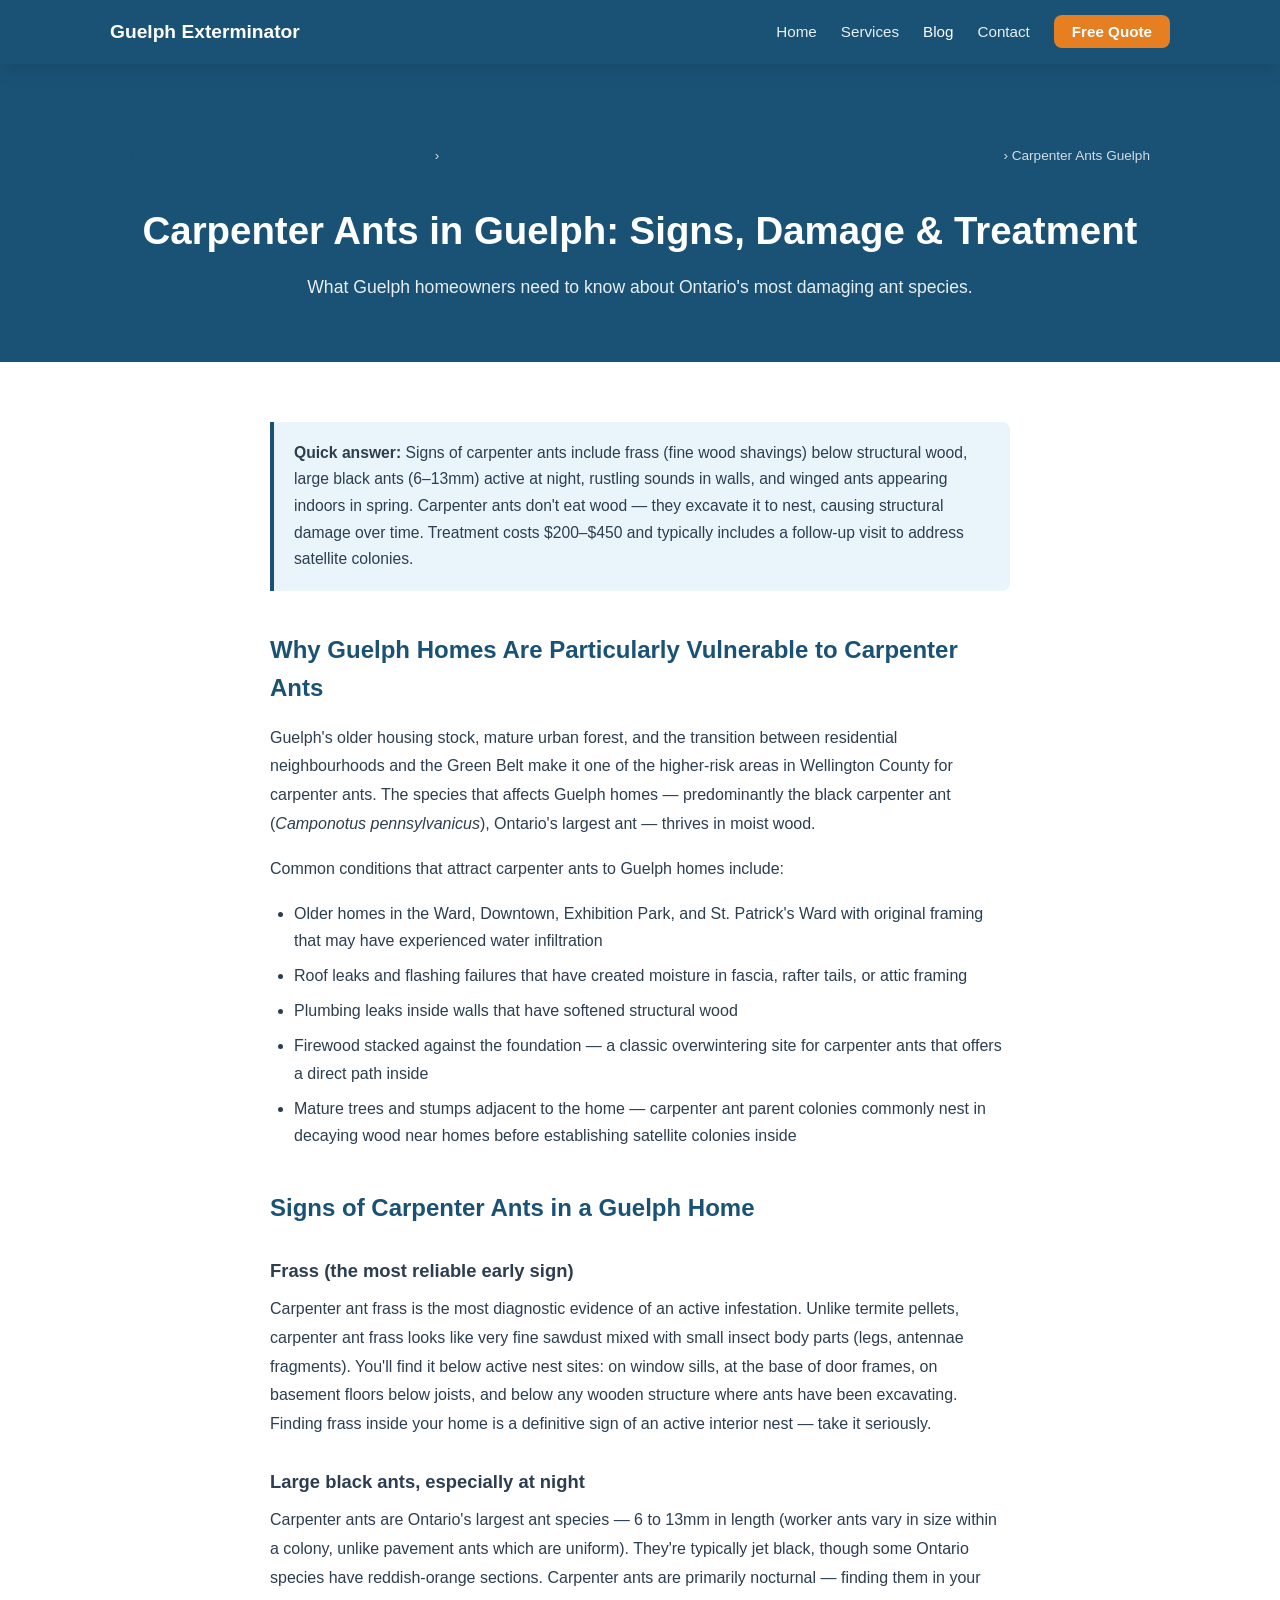
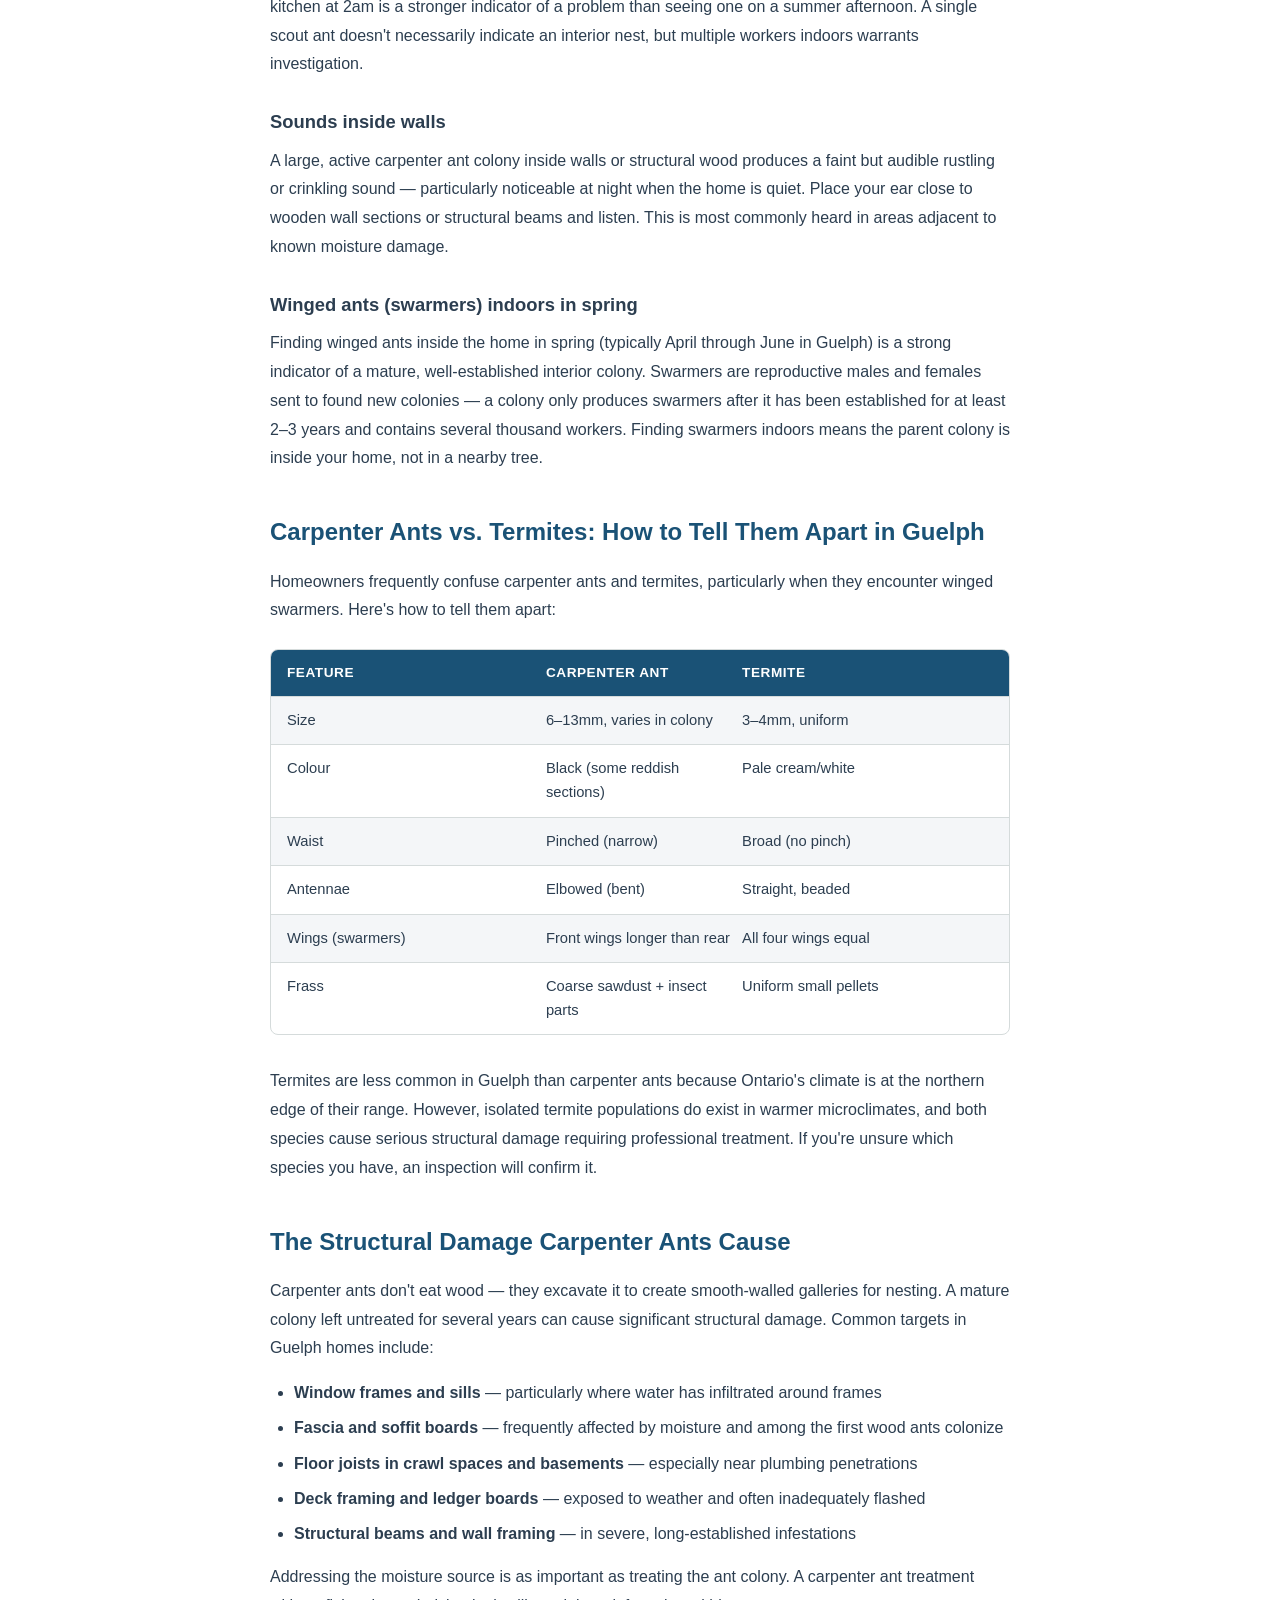
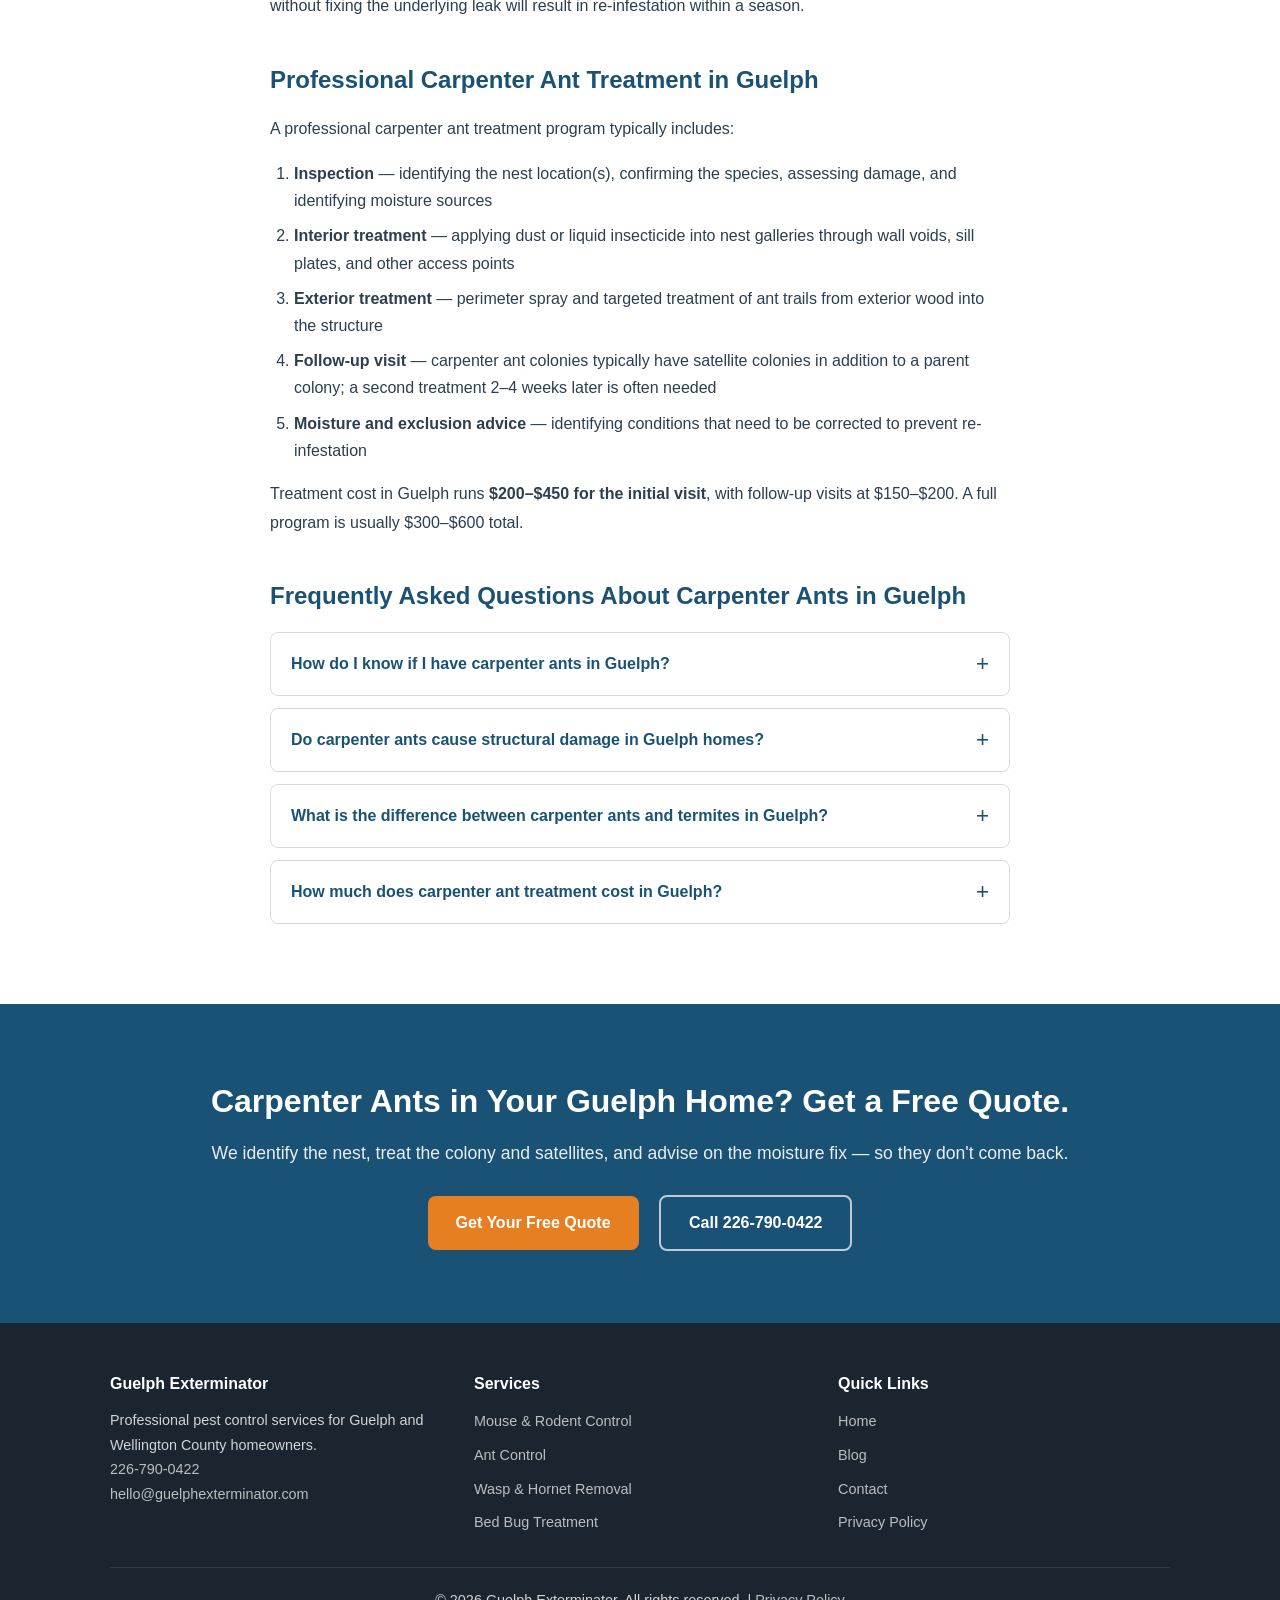
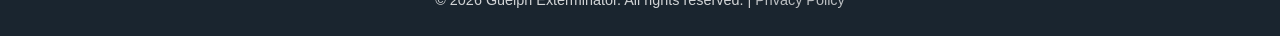
<file: carpenter-ants-guelph.html>
<!DOCTYPE html>
<html lang="en">
<head>
  <meta charset="UTF-8">
  <meta name="viewport" content="width=device-width, initial-scale=1.0">
  <title>Carpenter Ants in Guelph: Signs, Damage & Treatment</title>
  <meta name="description" content="Signs of carpenter ants in Guelph homes, the damage they cause, how to tell them apart from termites, and when to call an exterminator. Free quotes.">
  <meta property="og:title" content="Carpenter Ants in Guelph: Signs, Damage & Treatment">
  <meta property="og:description" content="Signs of carpenter ants in Guelph homes, the structural damage they cause, and how professional treatment works.">
  <meta property="og:url" content="https://guelphexterminator.com/carpenter-ants-guelph">
  <meta property="og:type" content="article">
  <meta property="og:image" content="https://guelphexterminator.com/images/cover.webp">
  <link rel="canonical" href="https://guelphexterminator.com/carpenter-ants-guelph">
  <meta name="twitter:card" content="summary_large_image">
  <meta name="twitter:title" content="Carpenter Ants in Guelph: Signs, Damage & Treatment">
  <meta name="twitter:description" content="Signs of carpenter ants in Guelph homes, the damage they cause, how to tell them apart from termites, and when to call an exterminator. Free quotes.">
  <meta name="twitter:image" content="https://guelphexterminator.com/images/cover.webp">
  <link rel="stylesheet" href="css/style.css">
  <link rel="icon" href="images/favicon.ico">
  <script type="application/ld+json">
  [
    {
      "@context": "https://schema.org",
      "@type": "BreadcrumbList",
      "itemListElement": [
        {"@type":"ListItem","position":1,"name":"Home","item":"https://guelphexterminator.com/"},
        {"@type":"ListItem","position":2,"name":"Blog","item":"https://guelphexterminator.com/blog"},
        {"@type":"ListItem","position":3,"name":"Carpenter Ants Guelph","item":"https://guelphexterminator.com/carpenter-ants-guelph"}
      ]
    },
    {
      "@context": "https://schema.org",
      "@type": "Article",
      "headline": "Carpenter Ants in Guelph: Signs, Damage & Treatment",
      "description": "How to identify carpenter ants in Guelph homes, the structural damage they cause, and when to call an exterminator.",
      "author": {"@type":"Organization","name":"Guelph Exterminator"},
      "publisher": {"@type":"Organization","name":"Guelph Exterminator","url":"https://guelphexterminator.com"},
      "datePublished": "2026-04-01",
      "dateModified": "2026-06-01",
      "url": "https://guelphexterminator.com/carpenter-ants-guelph"
    },
    {
      "@context": "https://schema.org",
      "@type": "FAQPage",
      "mainEntity": [
        {
          "@type": "Question",
          "name": "How do I know if I have carpenter ants in Guelph?",
          "acceptedAnswer": {"@type":"Answer","text":"Signs of carpenter ants in Guelph homes include: frass (fine sawdust-like wood shavings mixed with ant body parts) found below wooden structures or on window sills; large black ants (6–13mm, one of the largest ant species in Ontario) particularly active at night; a faint rustling or crinkling sound inside walls when the home is quiet; and winged ants (swarmers) appearing inside the home in spring."}
        },
        {
          "@type": "Question",
          "name": "Do carpenter ants cause structural damage in Guelph homes?",
          "acceptedAnswer": {"@type":"Answer","text":"Yes — carpenter ants excavate wood to create galleries for nesting. Unlike termites, they don't eat wood, but the galleries they create weaken structural timbers over time. A large, mature colony (2,000–3,000 workers) can cause significant structural damage to beams, joists, window frames, and wall framing, particularly in areas with existing moisture damage."}
        },
        {
          "@type": "Question",
          "name": "What is the difference between carpenter ants and termites in Guelph?",
          "acceptedAnswer": {"@type":"Answer","text":"Carpenter ants are large, black, and have a pinched waist and elbowed antennae. Termites are smaller, pale/cream-coloured, have a broad waist (no pinch), and straight antennae. Carpenter ant frass looks like coarse sawdust; termite frass is more uniform pellets. Termites are less common in Guelph than carpenter ants due to Ontario's climate, but both cause structural damage and require professional treatment."}
        },
        {
          "@type": "Question",
          "name": "How much does carpenter ant treatment cost in Guelph?",
          "acceptedAnswer": {"@type":"Answer","text":"Carpenter ant treatment in Guelph typically costs $200–$450 for an initial treatment. Some infestations require a follow-up visit 2–4 weeks later to treat satellite colonies. The total cost including follow-up is usually $300–$600. A moisture assessment to identify what attracted the ants is often included."}
        }
      ]
    },
    {
      "@context": "https://schema.org",
      "@type": "LocalBusiness",
      "name": "Guelph Exterminator",
      "url": "https://guelphexterminator.com",
      "telephone": "226-790-0422",
      "address": {"@type":"PostalAddress","addressLocality":"Guelph","addressRegion":"Ontario","addressCountry":"CA"},
      "areaServed": ["Guelph","Fergus","Elora","Rockwood","Cambridge","Wellington County"]
    }
  ]
  </script>
<style id="mcbar">
.sticky-call-bar{display:none}
.mid-call-band{background:var(--primary-dark,#154360);color:#fff;text-align:center;padding:30px 20px}
.mid-call-band p{font-size:1.15rem;margin:0 0 14px;opacity:.95}
@media(max-width:768px){.sticky-call-bar{display:flex;position:fixed;left:0;right:0;bottom:0;z-index:999;align-items:center;justify-content:center;gap:8px;background:var(--accent,#e67e22);color:#fff;font-weight:700;font-size:1.1rem;padding:14px 16px;box-shadow:0 -2px 12px rgba(0,0,0,.25);text-decoration:none}.sticky-call-bar:hover,.sticky-call-bar:active{color:#fff;text-decoration:none}body{padding-bottom:60px}}
</style>
</head>
<body>

<header>
  <nav>
    <div class="nav-brand"><a href="/">Guelph Exterminator</a></div>
    <ul class="nav-links">
      <li><a href="/">Home</a></li>
      <li><a href="/#services">Services</a></li>
      <li><a href="/blog" class="active">Blog</a></li>
      <li><a href="/contact">Contact</a></li>
      <li><a href="/contact" class="btn-nav">Free Quote</a></li>
    </ul>
    <button class="nav-toggle" onclick="toggleNav()" aria-label="Menu">☰</button>
  </nav>
</header>

<section class="page-hero">
  <div class="container">
    <nav aria-label="Breadcrumb" style="font-size:0.85rem;margin-bottom:12px;opacity:0.8;">
      <a href="/">Home</a> › <a href="/blog">Blog</a> › Carpenter Ants Guelph
    </nav>
    <h1>Carpenter Ants in Guelph: Signs, Damage &amp; Treatment</h1>
    <p>What Guelph homeowners need to know about Ontario's most damaging ant species.</p>
  </div>
</section>

<article class="section-blog-post">
  <div class="container blog-post-body">

    <div class="answer-box">
      <strong>Quick answer:</strong> Signs of carpenter ants include frass (fine wood shavings) below structural wood, large black ants (6–13mm) active at night, rustling sounds in walls, and winged ants appearing indoors in spring. Carpenter ants don't eat wood — they excavate it to nest, causing structural damage over time. Treatment costs $200–$450 and typically includes a follow-up visit to address satellite colonies.
    </div>

    <h2>Why Guelph Homes Are Particularly Vulnerable to Carpenter Ants</h2>
    <p>Guelph's older housing stock, mature urban forest, and the transition between residential neighbourhoods and the Green Belt make it one of the higher-risk areas in Wellington County for carpenter ants. The species that affects Guelph homes — predominantly the black carpenter ant (<em>Camponotus pennsylvanicus</em>), Ontario's largest ant — thrives in moist wood.</p>
    <p>Common conditions that attract carpenter ants to Guelph homes include:</p>
    <ul>
      <li>Older homes in the Ward, Downtown, Exhibition Park, and St. Patrick's Ward with original framing that may have experienced water infiltration</li>
      <li>Roof leaks and flashing failures that have created moisture in fascia, rafter tails, or attic framing</li>
      <li>Plumbing leaks inside walls that have softened structural wood</li>
      <li>Firewood stacked against the foundation — a classic overwintering site for carpenter ants that offers a direct path inside</li>
      <li>Mature trees and stumps adjacent to the home — carpenter ant parent colonies commonly nest in decaying wood near homes before establishing satellite colonies inside</li>
    </ul>

    <h2>Signs of Carpenter Ants in a Guelph Home</h2>

    <h3>Frass (the most reliable early sign)</h3>
    <p>Carpenter ant frass is the most diagnostic evidence of an active infestation. Unlike termite pellets, carpenter ant frass looks like very fine sawdust mixed with small insect body parts (legs, antennae fragments). You'll find it below active nest sites: on window sills, at the base of door frames, on basement floors below joists, and below any wooden structure where ants have been excavating. Finding frass inside your home is a definitive sign of an active interior nest — take it seriously.</p>

    <h3>Large black ants, especially at night</h3>
    <p>Carpenter ants are Ontario's largest ant species — 6 to 13mm in length (worker ants vary in size within a colony, unlike pavement ants which are uniform). They're typically jet black, though some Ontario species have reddish-orange sections. Carpenter ants are primarily nocturnal — finding them in your kitchen at 2am is a stronger indicator of a problem than seeing one on a summer afternoon. A single scout ant doesn't necessarily indicate an interior nest, but multiple workers indoors warrants investigation.</p>

    <h3>Sounds inside walls</h3>
    <p>A large, active carpenter ant colony inside walls or structural wood produces a faint but audible rustling or crinkling sound — particularly noticeable at night when the home is quiet. Place your ear close to wooden wall sections or structural beams and listen. This is most commonly heard in areas adjacent to known moisture damage.</p>

    <h3>Winged ants (swarmers) indoors in spring</h3>
    <p>Finding winged ants inside the home in spring (typically April through June in Guelph) is a strong indicator of a mature, well-established interior colony. Swarmers are reproductive males and females sent to found new colonies — a colony only produces swarmers after it has been established for at least 2–3 years and contains several thousand workers. Finding swarmers indoors means the parent colony is inside your home, not in a nearby tree.</p>

    <h2>Carpenter Ants vs. Termites: How to Tell Them Apart in Guelph</h2>
    <p>Homeowners frequently confuse carpenter ants and termites, particularly when they encounter winged swarmers. Here's how to tell them apart:</p>
    <div class="price-table">
      <div class="price-row price-header"><span>Feature</span><span>Carpenter Ant</span><span>Termite</span></div>
      <div class="price-row"><span>Size</span><span>6–13mm, varies in colony</span><span>3–4mm, uniform</span></div>
      <div class="price-row"><span>Colour</span><span>Black (some reddish sections)</span><span>Pale cream/white</span></div>
      <div class="price-row"><span>Waist</span><span>Pinched (narrow)</span><span>Broad (no pinch)</span></div>
      <div class="price-row"><span>Antennae</span><span>Elbowed (bent)</span><span>Straight, beaded</span></div>
      <div class="price-row"><span>Wings (swarmers)</span><span>Front wings longer than rear</span><span>All four wings equal</span></div>
      <div class="price-row"><span>Frass</span><span>Coarse sawdust + insect parts</span><span>Uniform small pellets</span></div>
    </div>
    <p>Termites are less common in Guelph than carpenter ants because Ontario's climate is at the northern edge of their range. However, isolated termite populations do exist in warmer microclimates, and both species cause serious structural damage requiring professional treatment. If you're unsure which species you have, an inspection will confirm it.</p>

    <h2>The Structural Damage Carpenter Ants Cause</h2>
    <p>Carpenter ants don't eat wood — they excavate it to create smooth-walled galleries for nesting. A mature colony left untreated for several years can cause significant structural damage. Common targets in Guelph homes include:</p>
    <ul>
      <li><strong>Window frames and sills</strong> — particularly where water has infiltrated around frames</li>
      <li><strong>Fascia and soffit boards</strong> — frequently affected by moisture and among the first wood ants colonize</li>
      <li><strong>Floor joists in crawl spaces and basements</strong> — especially near plumbing penetrations</li>
      <li><strong>Deck framing and ledger boards</strong> — exposed to weather and often inadequately flashed</li>
      <li><strong>Structural beams and wall framing</strong> — in severe, long-established infestations</li>
    </ul>
    <p>Addressing the moisture source is as important as treating the ant colony. A carpenter ant treatment without fixing the underlying leak will result in re-infestation within a season.</p>

    <h2>Professional Carpenter Ant Treatment in Guelph</h2>
    <p>A professional carpenter ant treatment program typically includes:</p>
    <ol>
      <li><strong>Inspection</strong> — identifying the nest location(s), confirming the species, assessing damage, and identifying moisture sources</li>
      <li><strong>Interior treatment</strong> — applying dust or liquid insecticide into nest galleries through wall voids, sill plates, and other access points</li>
      <li><strong>Exterior treatment</strong> — perimeter spray and targeted treatment of ant trails from exterior wood into the structure</li>
      <li><strong>Follow-up visit</strong> — carpenter ant colonies typically have satellite colonies in addition to a parent colony; a second treatment 2–4 weeks later is often needed</li>
      <li><strong>Moisture and exclusion advice</strong> — identifying conditions that need to be corrected to prevent re-infestation</li>
    </ol>
    <p>Treatment cost in Guelph runs <strong>$200–$450 for the initial visit</strong>, with follow-up visits at $150–$200. A full program is usually $300–$600 total.</p>

    <h2>Frequently Asked Questions About Carpenter Ants in Guelph</h2>

    <div class="faq-list">
      <div class="faq-item">
        <button class="faq-question" onclick="toggleFaq(0)" aria-expanded="false">How do I know if I have carpenter ants in Guelph?<span class="faq-icon">+</span></button>
        <div class="faq-answer" id="faq-0" hidden><p>Signs include frass (fine sawdust-like material mixed with ant body parts) below wooden structures, large black ants (6–13mm) particularly active at night, a faint rustling sound inside walls, and winged ants appearing inside the home in spring. Finding winged ants indoors in spring almost always means a mature interior colony.</p></div>
      </div>
      <div class="faq-item">
        <button class="faq-question" onclick="toggleFaq(1)" aria-expanded="false">Do carpenter ants cause structural damage in Guelph homes?<span class="faq-icon">+</span></button>
        <div class="faq-answer" id="faq-1" hidden><p>Yes — carpenter ants excavate wood to create galleries for nesting. Unlike termites, they don't eat wood, but the galleries weaken structural timbers over time. A large, mature colony (2,000–3,000 workers) can cause significant structural damage to beams, joists, window frames, and wall framing, particularly in areas with existing moisture damage.</p></div>
      </div>
      <div class="faq-item">
        <button class="faq-question" onclick="toggleFaq(2)" aria-expanded="false">What is the difference between carpenter ants and termites in Guelph?<span class="faq-icon">+</span></button>
        <div class="faq-answer" id="faq-2" hidden><p>Carpenter ants are large, black, and have a pinched waist and elbowed antennae. Termites are smaller, pale/cream-coloured, have a broad waist (no pinch), and straight antennae. Carpenter ant frass looks like coarse sawdust; termite frass is more uniform pellets. Both cause structural damage and require professional treatment.</p></div>
      </div>
      <div class="faq-item">
        <button class="faq-question" onclick="toggleFaq(3)" aria-expanded="false">How much does carpenter ant treatment cost in Guelph?<span class="faq-icon">+</span></button>
        <div class="faq-answer" id="faq-3" hidden><p>Carpenter ant treatment in Guelph typically costs $200–$450 for an initial treatment. Some infestations require a follow-up visit 2–4 weeks later to treat satellite colonies. The total cost including follow-up is usually $300–$600.</p></div>
      </div>
    </div>

  </div>
</article>

<section class="section-cta">
  <div class="container">
    <h2>Carpenter Ants in Your Guelph Home? Get a Free Quote.</h2>
    <p>We identify the nest, treat the colony and satellites, and advise on the moisture fix — so they don't come back.</p>
    <a href="/contact" class="btn-primary">Get Your Free Quote</a>
    <a href="tel:226-790-0422" class="btn-secondary" style="margin-left:16px;">Call 226-790-0422</a>
  </div>
</section>

<footer>
  <div class="container">
    <div class="footer-cols">
      <div>
        <h3>Guelph Exterminator</h3>
        <p>Professional pest control services for Guelph and Wellington County homeowners.</p>
        <p><a href="tel:226-790-0422">226-790-0422</a></p>
        <p><a href="mailto:hello@guelphexterminator.com">hello@guelphexterminator.com</a></p>
      </div>
      <div>
        <h3>Services</h3>
        <ul>
          <li><a href="/#services">Mouse &amp; Rodent Control</a></li>
          <li><a href="/#services">Ant Control</a></li>
          <li><a href="/#services">Wasp &amp; Hornet Removal</a></li>
          <li><a href="/#services">Bed Bug Treatment</a></li>
        </ul>
      </div>
      <div>
        <h3>Quick Links</h3>
        <ul>
          <li><a href="/">Home</a></li>
          <li><a href="/blog">Blog</a></li>
          <li><a href="/contact">Contact</a></li>
          <li><a href="/privacy">Privacy Policy</a></li>
        </ul>
      </div>
    </div>
    <div class="footer-bottom">
      <p>&copy; 2026 Guelph Exterminator. All rights reserved. | <a href="/privacy">Privacy Policy</a></p>
    </div>
  </div>
</footer>

<script>
function toggleNav() { document.querySelector('.nav-links').classList.toggle('open'); }
function toggleFaq(i) {
  const ans = document.getElementById('faq-' + i);
  const btn = ans.previousElementSibling;
  const icon = btn.querySelector('.faq-icon');
  const isHidden = ans.hidden;
  ans.hidden = !isHidden;
  btn.setAttribute('aria-expanded', isHidden ? 'true' : 'false');
  icon.textContent = isHidden ? '−' : '+';
}
</script>
</body>
</html>
</file>
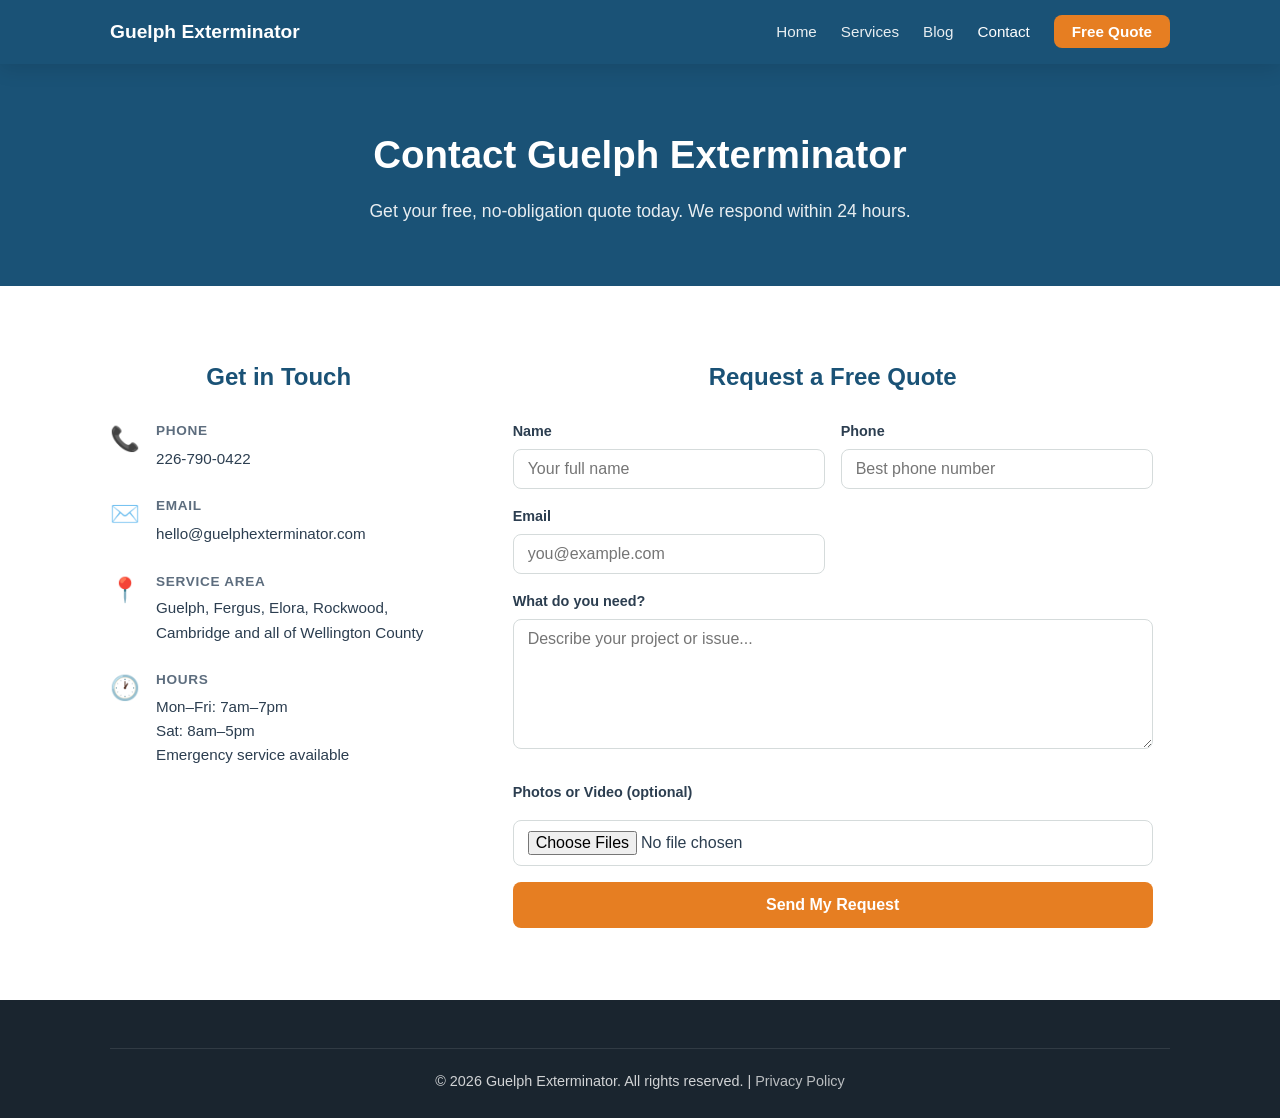
<file: contact.html>
<!DOCTYPE html>
<html lang="en">
<head>
  <script src="https://js.hcaptcha.com/1/api.js" async defer></script>
  <meta charset="UTF-8">
  <meta name="viewport" content="width=device-width, initial-scale=1.0">
  <title>Contact Us | Guelph Exterminator</title>
  <meta name="description" content="Contact Guelph Exterminator for pest control and same-day inspections. Call 226-790-0422 for a free quote or fill out our form.">
  <link rel="canonical" href="https://guelphexterminator.com/contact">
  <meta property="og:type" content="website">
  <meta property="og:url" content="https://guelphexterminator.com/contact">
  <meta property="og:title" content="Contact Us | Guelph Exterminator">
  <meta property="og:description" content="Contact Guelph Exterminator for pest control and same-day inspections. Call 226-790-0422 for a free quote or fill out our form.">
  <meta property="og:image" content="https://guelphexterminator.com/images/cover.webp">
  <meta name="twitter:card" content="summary_large_image">
  <meta name="twitter:title" content="Contact Us | Guelph Exterminator">
  <meta name="twitter:description" content="Contact Guelph Exterminator for pest control and same-day inspections. Call 226-790-0422 for a free quote or fill out our form.">
  <meta name="twitter:image" content="https://guelphexterminator.com/images/cover.webp">
  <link rel="stylesheet" href="css/style.css">
<style id="mcbar">
.sticky-call-bar{display:none}
.mid-call-band{background:var(--primary-dark,#154360);color:#fff;text-align:center;padding:30px 20px}
.mid-call-band p{font-size:1.15rem;margin:0 0 14px;opacity:.95}
@media(max-width:768px){.sticky-call-bar{display:flex;position:fixed;left:0;right:0;bottom:0;z-index:999;align-items:center;justify-content:center;gap:8px;background:var(--accent,#e67e22);color:#fff;font-weight:700;font-size:1.1rem;padding:14px 16px;box-shadow:0 -2px 12px rgba(0,0,0,.25);text-decoration:none}.sticky-call-bar:hover,.sticky-call-bar:active{color:#fff;text-decoration:none}body{padding-bottom:60px}}
</style>
</head>
<body>
<header>
  <nav>
    <div class="nav-brand"><a href="/">Guelph Exterminator</a></div>
    <ul class="nav-links">
      <li><a href="/">Home</a></li>
      <li><a href="/#services">Services</a></li>
      <li><a href="/blog">Blog</a></li>
      <li><a href="/contact" class="active">Contact</a></li>
      <li><a href="/contact" class="btn-nav">Free Quote</a></li>
    </ul>
    <button class="nav-toggle" onclick="toggleNav()" aria-label="Menu">☰</button>
  </nav>
</header>

<section class="page-hero"
  <div class="container">
    <h1>Contact Guelph Exterminator</h1>
    <p>Get your free, no-obligation quote today. We respond within 24 hours.</p>
  </div>
</section>

<section class="section-contact">
  <div class="container contact-layout">
    <div class="contact-info">
      <h2>Get in Touch</h2>
      <div class="contact-detail">
        <span>📞</span>
        <div>
          <strong>Phone</strong>
          <a href="tel:226-790-0422">226-790-0422</a>
        </div>
      </div>
      <div class="contact-detail">
        <span>✉️</span>
        <div>
          <strong>Email</strong>
          <a href="mailto:hello@guelphexterminator.com">hello@guelphexterminator.com</a>
        </div>
      </div>
      <div class="contact-detail">
        <span>📍</span>
        <div>
          <strong>Service Area</strong>
          <p>Guelph, Fergus, Elora, Rockwood, Cambridge and all of Wellington County</p>
        </div>
      </div>
      <div class="contact-detail">
        <span>🕐</span>
        <div>
          <strong>Hours</strong>
          <p>Mon–Fri: 7am–7pm<br>Sat: 8am–5pm<br>Emergency service available</p>
        </div>
      </div>
    </div>
    <div class="contact-form-wrap">
      <h2>Request a Free Quote</h2>
<div id="success-msg" style="display:none;background:#d4edda;border:1px solid #c3e6cb;color:#155724;padding:16px;border-radius:6px;margin-bottom:16px;">
  <strong>Thanks! We received your request.</strong> We'll be in touch within a few hours.
</div>
            <form class="contact-form" name="contact" method="POST" netlify netlify-honeypot="bot-field" data-netlify-recaptcha="true" enctype="multipart/form-data">
        <input type="hidden" name="form-name" value="contact">
        <p hidden><label>Don't fill this out: <input name="bot-field"></label></p>
        <div class="form-row">
          <label>Name <input type="text" name="name" required placeholder="Your full name"></label>
          <label>Phone <input type="tel" name="phone" placeholder="Best phone number"></label>
          <label>Email <input type="email" name="email" required placeholder="you@example.com"></label>
        </div>
        <label>What do you need?
          <textarea name="message" rows="6" placeholder="Describe your project or issue..."></textarea>
        </label>
          <div data-netlify-recaptcha="true"></div>
              <label>Photos or Video (optional)</label><input type="file" name="photos" accept="image/*,video/*" multiple><button type="submit" class="btn-primary">Send My Request</button>
      </form>
    </div>
  </div>
</section>

<footer>
  <div class="container">
    <div class="footer-bottom">
      <p>&copy; 2026 Guelph Exterminator. All rights reserved. | <a href="/privacy">Privacy Policy</a></p>
    </div>
  </div>
</footer>
<script>
function toggleNav() { document.querySelector('.nav-links').classList.toggle('open'); }
if (new URLSearchParams(location.search).get('submitted') === '1') {
  document.getElementById('success-msg').style.display = 'block';
  window.scrollTo(0, document.getElementById('success-msg').offsetTop - 80);
}
</script>
</body>
</html>
</file>
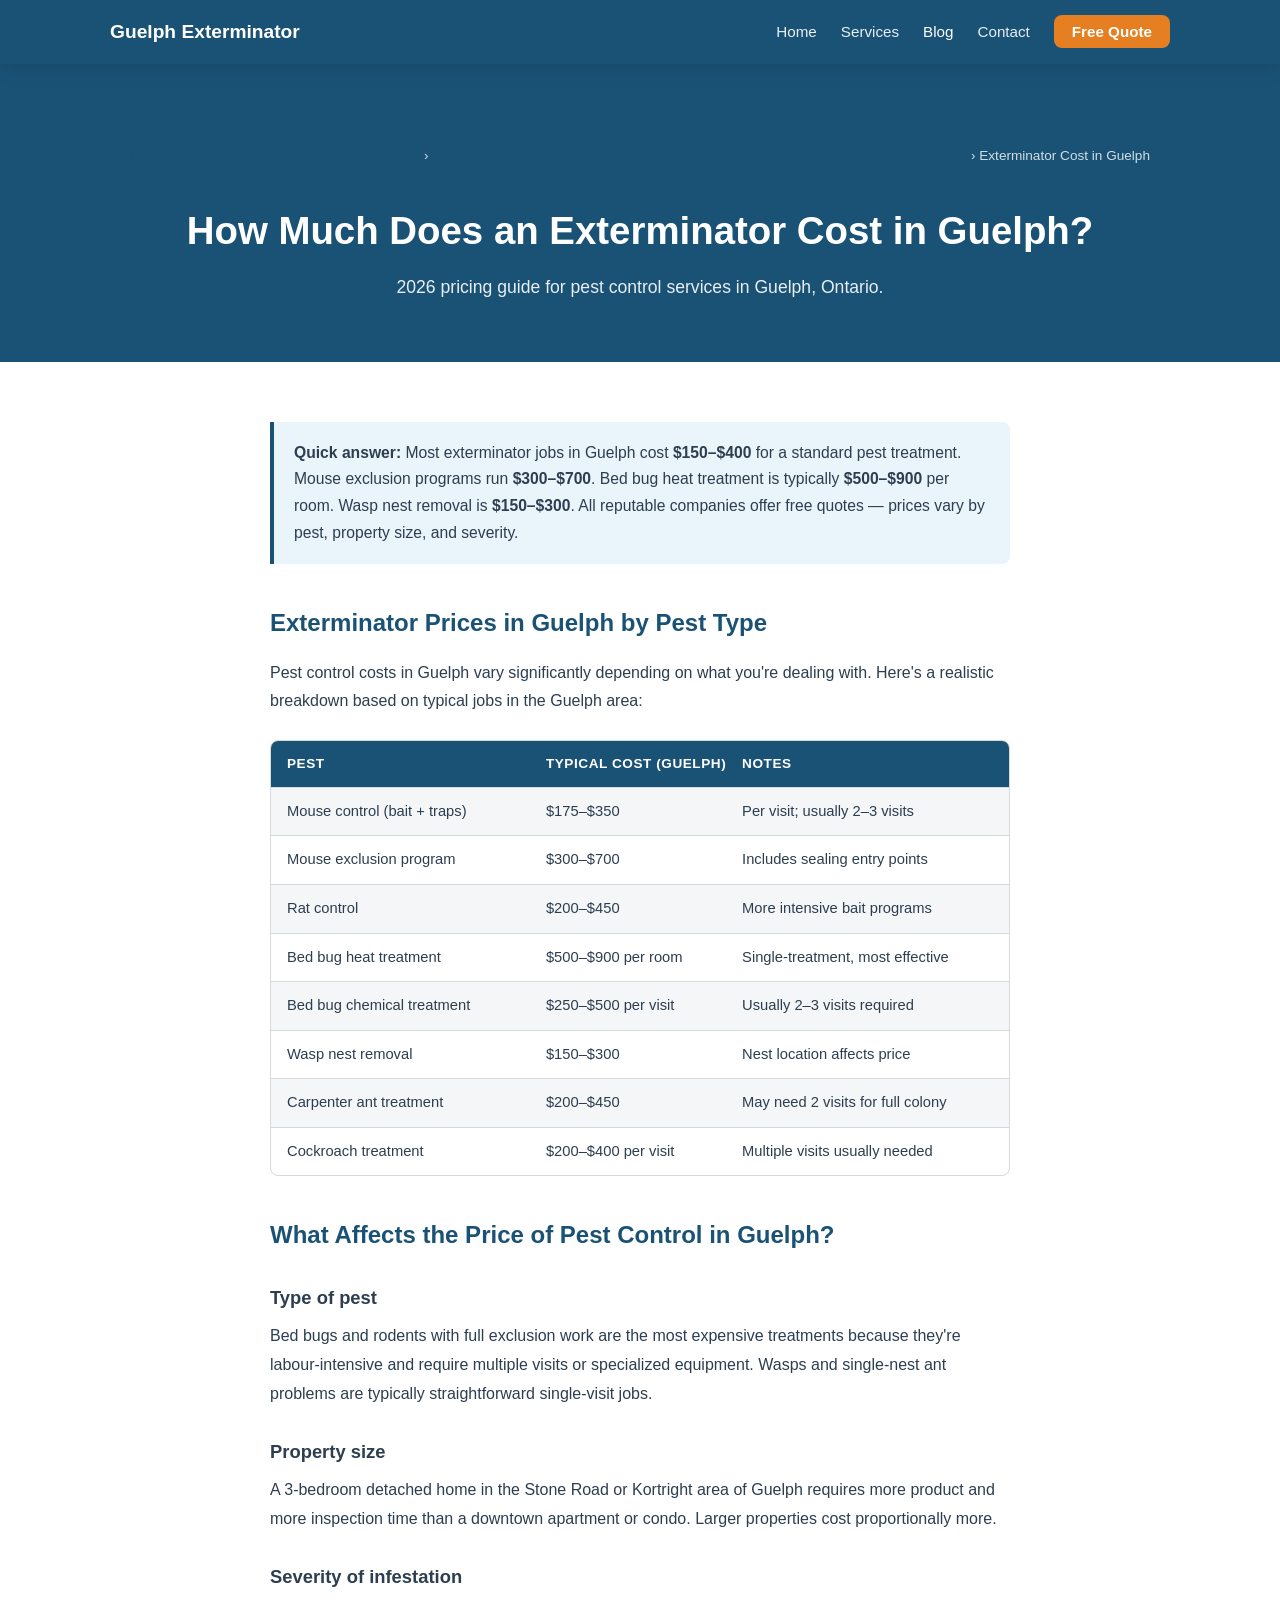
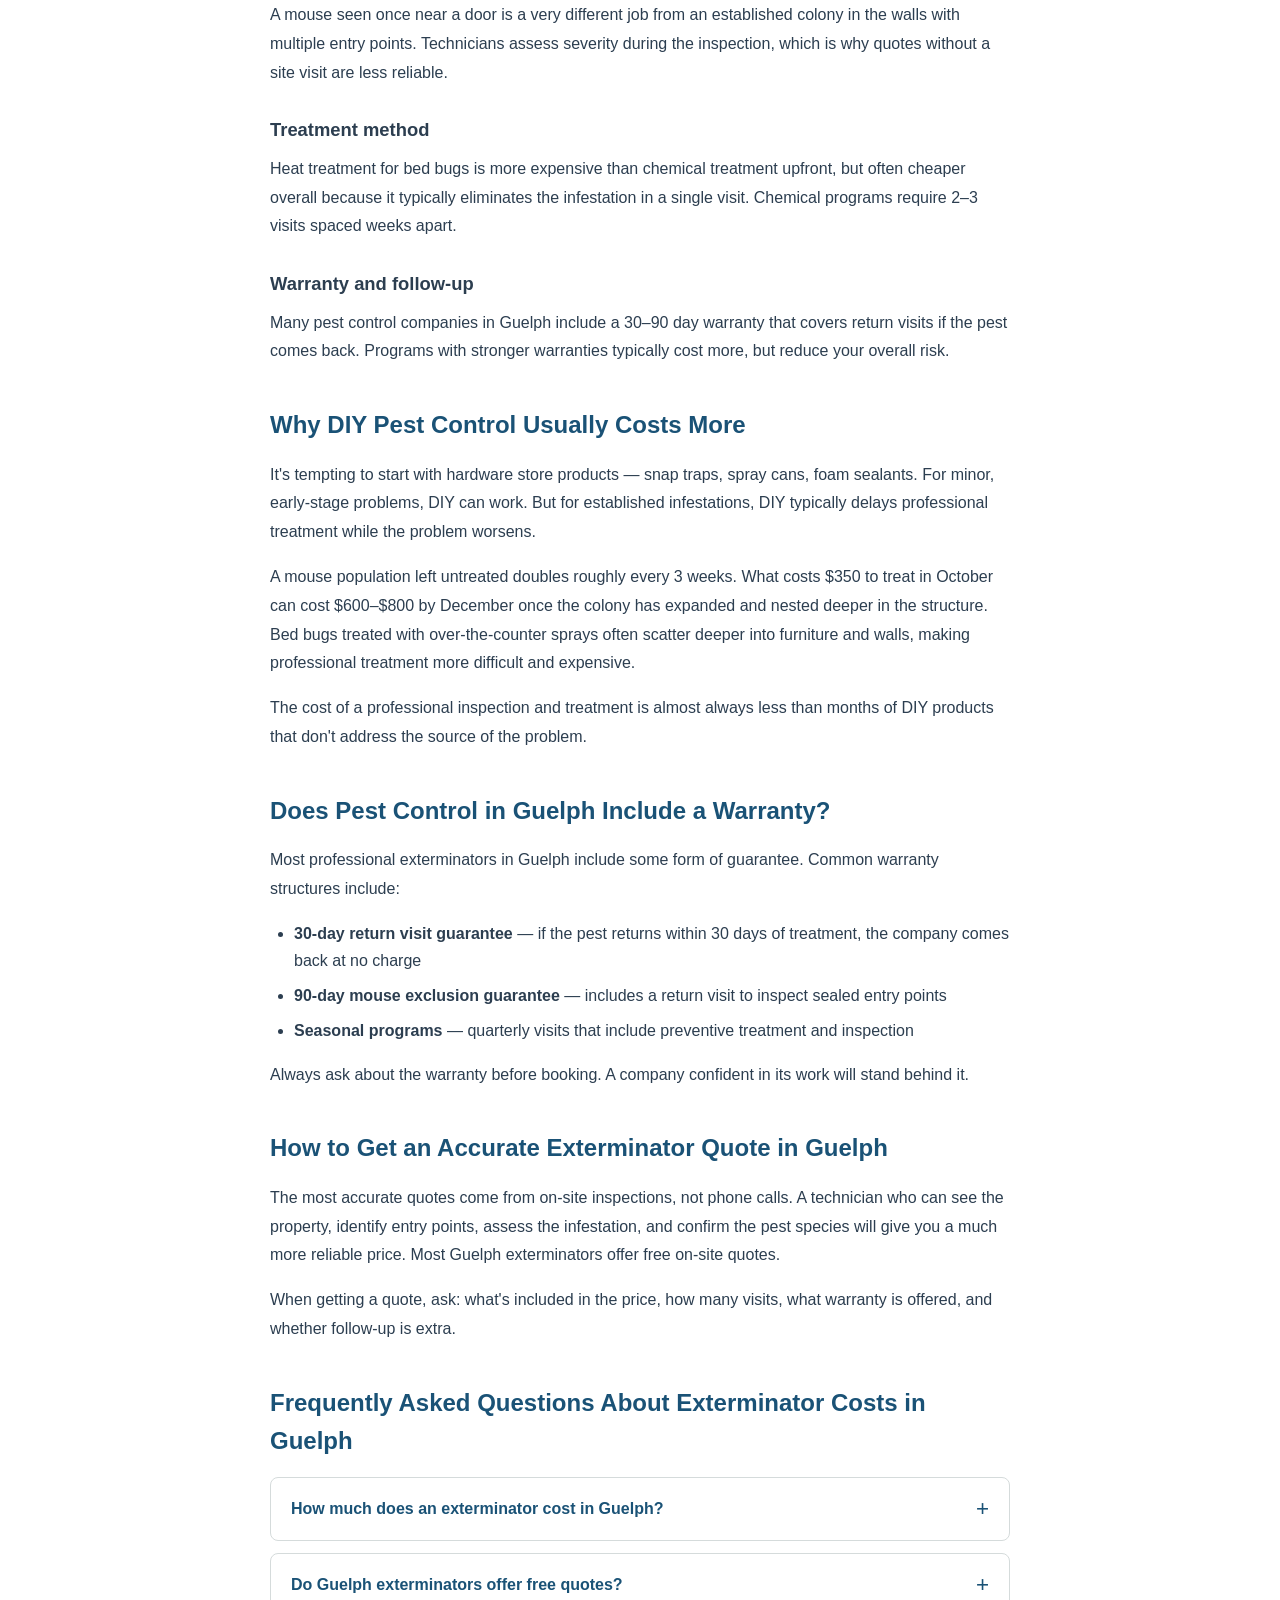
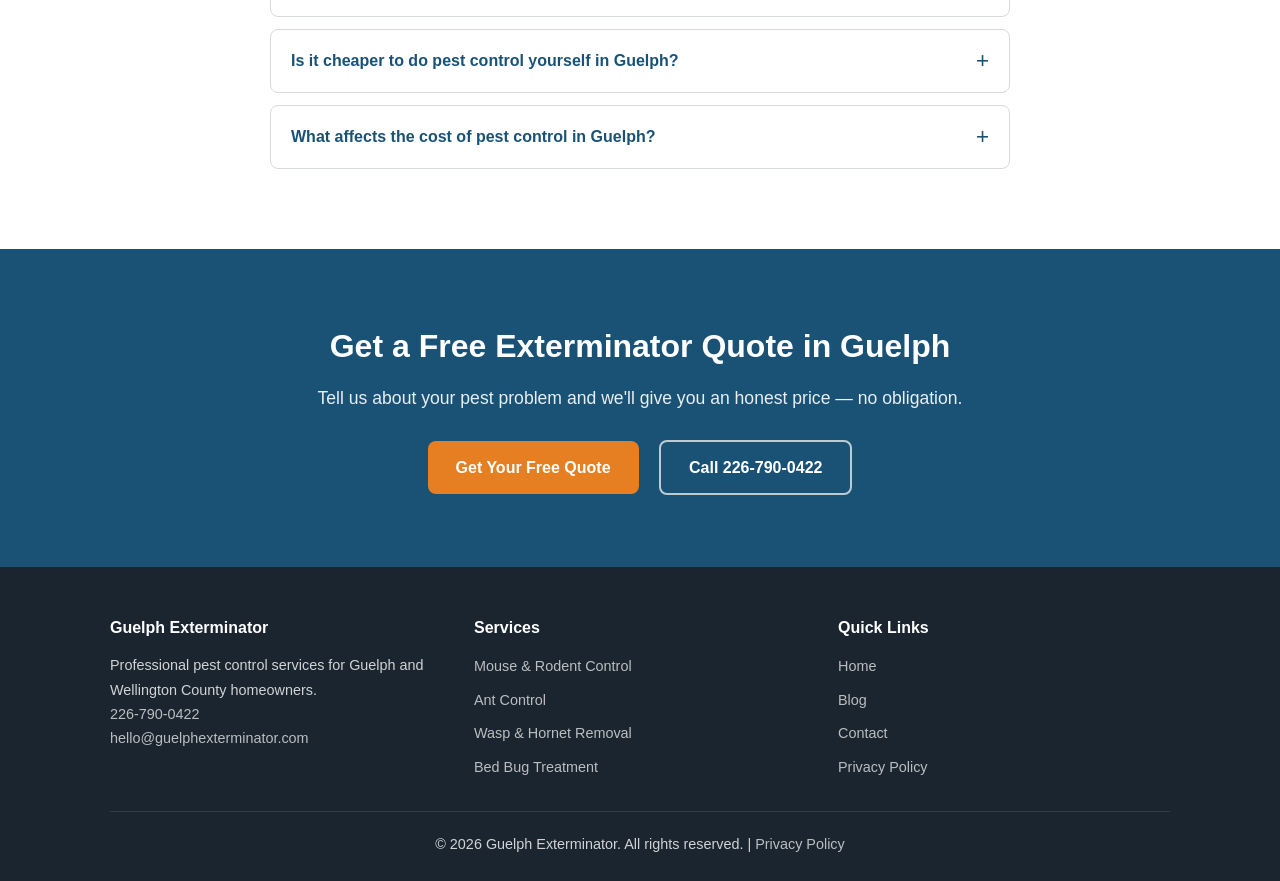
<file: exterminator-cost-guelph.html>
<!DOCTYPE html>
<html lang="en">
<head>
  <meta charset="UTF-8">
  <meta name="viewport" content="width=device-width, initial-scale=1.0">
  <title>How Much Does an Exterminator Cost in Guelph?</title>
  <meta name="description" content="Exterminator costs in Guelph range from $150–$900 depending on the pest. See exact prices for mice, bed bugs, wasps and ants. Free quotes.">
  <meta property="og:title" content="How Much Does an Exterminator Cost in Guelph?">
  <meta property="og:description" content="Exterminator costs in Guelph range from $150–$900 depending on the pest. See exact prices for mice, bed bugs, wasps, and ants.">
  <meta property="og:url" content="https://guelphexterminator.com/exterminator-cost-guelph">
  <meta property="og:type" content="article">
  <meta property="og:image" content="https://guelphexterminator.com/images/cover.webp">
  <link rel="canonical" href="https://guelphexterminator.com/exterminator-cost-guelph">
  <meta name="twitter:card" content="summary_large_image">
  <meta name="twitter:title" content="How Much Does an Exterminator Cost in Guelph?">
  <meta name="twitter:description" content="Exterminator costs in Guelph range from $150–$900 depending on the pest. See exact prices for mice, bed bugs, wasps and ants. Free quotes.">
  <meta name="twitter:image" content="https://guelphexterminator.com/images/cover.webp">
  <link rel="stylesheet" href="css/style.css">
  <link rel="icon" href="images/favicon.ico">
  <script type="application/ld+json">
  [
    {
      "@context": "https://schema.org",
      "@type": "BreadcrumbList",
      "itemListElement": [
        {"@type":"ListItem","position":1,"name":"Home","item":"https://guelphexterminator.com/"},
        {"@type":"ListItem","position":2,"name":"Blog","item":"https://guelphexterminator.com/blog"},
        {"@type":"ListItem","position":3,"name":"Exterminator Cost in Guelph","item":"https://guelphexterminator.com/exterminator-cost-guelph"}
      ]
    },
    {
      "@context": "https://schema.org",
      "@type": "Article",
      "headline": "How Much Does an Exterminator Cost in Guelph? (2026 Prices)",
      "description": "Exterminator costs in Guelph range from $150–$900 depending on pest type, property size, and treatment method.",
      "author": {"@type":"Organization","name":"Guelph Exterminator"},
      "publisher": {"@type":"Organization","name":"Guelph Exterminator","url":"https://guelphexterminator.com"},
      "datePublished": "2026-05-01",
      "dateModified": "2026-06-01",
      "url": "https://guelphexterminator.com/exterminator-cost-guelph"
    },
    {
      "@context": "https://schema.org",
      "@type": "FAQPage",
      "mainEntity": [
        {
          "@type": "Question",
          "name": "How much does an exterminator cost in Guelph?",
          "acceptedAnswer": {"@type":"Answer","text":"Most exterminator jobs in Guelph cost between $150 and $400 for a standard treatment. Mouse exclusion programs (which include sealing entry points) run $300–$700. Bed bug heat treatment typically costs $500–$900 per room. Wasp nest removal ranges from $150–$300. Carpenter ant treatments are usually $200–$450."}
        },
        {
          "@type": "Question",
          "name": "Do Guelph exterminators offer free quotes?",
          "acceptedAnswer": {"@type":"Answer","text":"Yes — most professional pest control companies in Guelph provide free, no-obligation quotes either by phone or on-site inspection. An on-site quote is more accurate because the technician can identify entry points, nesting areas, and severity of infestation."}
        },
        {
          "@type": "Question",
          "name": "Is it cheaper to do pest control yourself in Guelph?",
          "acceptedAnswer": {"@type":"Answer","text":"DIY pest control is cheaper upfront but often more expensive over time. Without professional inspection, most homeowners treat symptoms rather than the source. Mouse traps without entry-point sealing, for example, require repeated purchases and never solve the infestation. A single professional visit with exclusion typically costs less than months of DIY products."}
        },
        {
          "@type": "Question",
          "name": "What affects the cost of pest control in Guelph?",
          "acceptedAnswer": {"@type":"Answer","text":"The main cost factors are: type of pest (bed bugs and rodents with exclusion cost more than wasps or ants), size of the property, severity of the infestation, type of treatment used (heat treatment vs chemical), and whether a warranty or follow-up visit is included."}
        }
      ]
    },
    {
      "@context": "https://schema.org",
      "@type": "LocalBusiness",
      "name": "Guelph Exterminator",
      "url": "https://guelphexterminator.com",
      "telephone": "226-790-0422",
      "address": {"@type":"PostalAddress","addressLocality":"Guelph","addressRegion":"Ontario","addressCountry":"CA"},
      "areaServed": ["Guelph","Fergus","Elora","Rockwood","Cambridge","Wellington County"]
    }
  ]
  </script>
<style id="mcbar">
.sticky-call-bar{display:none}
.mid-call-band{background:var(--primary-dark,#154360);color:#fff;text-align:center;padding:30px 20px}
.mid-call-band p{font-size:1.15rem;margin:0 0 14px;opacity:.95}
@media(max-width:768px){.sticky-call-bar{display:flex;position:fixed;left:0;right:0;bottom:0;z-index:999;align-items:center;justify-content:center;gap:8px;background:var(--accent,#e67e22);color:#fff;font-weight:700;font-size:1.1rem;padding:14px 16px;box-shadow:0 -2px 12px rgba(0,0,0,.25);text-decoration:none}.sticky-call-bar:hover,.sticky-call-bar:active{color:#fff;text-decoration:none}body{padding-bottom:60px}}
</style>
</head>
<body>

<header>
  <nav>
    <div class="nav-brand"><a href="/">Guelph Exterminator</a></div>
    <ul class="nav-links">
      <li><a href="/">Home</a></li>
      <li><a href="/#services">Services</a></li>
      <li><a href="/blog" class="active">Blog</a></li>
      <li><a href="/contact">Contact</a></li>
      <li><a href="/contact" class="btn-nav">Free Quote</a></li>
    </ul>
    <button class="nav-toggle" onclick="toggleNav()" aria-label="Menu">☰</button>
  </nav>
</header>

<section class="page-hero">
  <div class="container">
    <nav aria-label="Breadcrumb" style="font-size:0.85rem;margin-bottom:12px;opacity:0.8;">
      <a href="/">Home</a> › <a href="/blog">Blog</a> › Exterminator Cost in Guelph
    </nav>
    <h1>How Much Does an Exterminator Cost in Guelph?</h1>
    <p>2026 pricing guide for pest control services in Guelph, Ontario.</p>
  </div>
</section>

<article class="section-blog-post">
  <div class="container blog-post-body">

    <div class="answer-box">
      <strong>Quick answer:</strong> Most exterminator jobs in Guelph cost <strong>$150–$400</strong> for a standard pest treatment. Mouse exclusion programs run <strong>$300–$700</strong>. Bed bug heat treatment is typically <strong>$500–$900</strong> per room. Wasp nest removal is <strong>$150–$300</strong>. All reputable companies offer free quotes — prices vary by pest, property size, and severity.
    </div>

    <h2>Exterminator Prices in Guelph by Pest Type</h2>
    <p>Pest control costs in Guelph vary significantly depending on what you're dealing with. Here's a realistic breakdown based on typical jobs in the Guelph area:</p>

    <div class="price-table">
      <div class="price-row price-header">
        <span>Pest</span><span>Typical Cost (Guelph)</span><span>Notes</span>
      </div>
      <div class="price-row">
        <span>Mouse control (bait + traps)</span><span>$175–$350</span><span>Per visit; usually 2–3 visits</span>
      </div>
      <div class="price-row">
        <span>Mouse exclusion program</span><span>$300–$700</span><span>Includes sealing entry points</span>
      </div>
      <div class="price-row">
        <span>Rat control</span><span>$200–$450</span><span>More intensive bait programs</span>
      </div>
      <div class="price-row">
        <span>Bed bug heat treatment</span><span>$500–$900 per room</span><span>Single-treatment, most effective</span>
      </div>
      <div class="price-row">
        <span>Bed bug chemical treatment</span><span>$250–$500 per visit</span><span>Usually 2–3 visits required</span>
      </div>
      <div class="price-row">
        <span>Wasp nest removal</span><span>$150–$300</span><span>Nest location affects price</span>
      </div>
      <div class="price-row">
        <span>Carpenter ant treatment</span><span>$200–$450</span><span>May need 2 visits for full colony</span>
      </div>
      <div class="price-row">
        <span>Cockroach treatment</span><span>$200–$400 per visit</span><span>Multiple visits usually needed</span>
      </div>
    </div>

    <h2>What Affects the Price of Pest Control in Guelph?</h2>

    <h3>Type of pest</h3>
    <p>Bed bugs and rodents with full exclusion work are the most expensive treatments because they're labour-intensive and require multiple visits or specialized equipment. Wasps and single-nest ant problems are typically straightforward single-visit jobs.</p>

    <h3>Property size</h3>
    <p>A 3-bedroom detached home in the Stone Road or Kortright area of Guelph requires more product and more inspection time than a downtown apartment or condo. Larger properties cost proportionally more.</p>

    <h3>Severity of infestation</h3>
    <p>A mouse seen once near a door is a very different job from an established colony in the walls with multiple entry points. Technicians assess severity during the inspection, which is why quotes without a site visit are less reliable.</p>

    <h3>Treatment method</h3>
    <p>Heat treatment for bed bugs is more expensive than chemical treatment upfront, but often cheaper overall because it typically eliminates the infestation in a single visit. Chemical programs require 2–3 visits spaced weeks apart.</p>

    <h3>Warranty and follow-up</h3>
    <p>Many pest control companies in Guelph include a 30–90 day warranty that covers return visits if the pest comes back. Programs with stronger warranties typically cost more, but reduce your overall risk.</p>

    <h2>Why DIY Pest Control Usually Costs More</h2>
    <p>It's tempting to start with hardware store products — snap traps, spray cans, foam sealants. For minor, early-stage problems, DIY can work. But for established infestations, DIY typically delays professional treatment while the problem worsens.</p>
    <p>A mouse population left untreated doubles roughly every 3 weeks. What costs $350 to treat in October can cost $600–$800 by December once the colony has expanded and nested deeper in the structure. Bed bugs treated with over-the-counter sprays often scatter deeper into furniture and walls, making professional treatment more difficult and expensive.</p>
    <p>The cost of a professional inspection and treatment is almost always less than months of DIY products that don't address the source of the problem.</p>

    <h2>Does Pest Control in Guelph Include a Warranty?</h2>
    <p>Most professional exterminators in Guelph include some form of guarantee. Common warranty structures include:</p>
    <ul>
      <li><strong>30-day return visit guarantee</strong> — if the pest returns within 30 days of treatment, the company comes back at no charge</li>
      <li><strong>90-day mouse exclusion guarantee</strong> — includes a return visit to inspect sealed entry points</li>
      <li><strong>Seasonal programs</strong> — quarterly visits that include preventive treatment and inspection</li>
    </ul>
    <p>Always ask about the warranty before booking. A company confident in its work will stand behind it.</p>

    <h2>How to Get an Accurate Exterminator Quote in Guelph</h2>
    <p>The most accurate quotes come from on-site inspections, not phone calls. A technician who can see the property, identify entry points, assess the infestation, and confirm the pest species will give you a much more reliable price. Most Guelph exterminators offer free on-site quotes.</p>
    <p>When getting a quote, ask: what's included in the price, how many visits, what warranty is offered, and whether follow-up is extra.</p>

    <h2>Frequently Asked Questions About Exterminator Costs in Guelph</h2>

    <div class="faq-list">
      <div class="faq-item">
        <button class="faq-question" onclick="toggleFaq(0)" aria-expanded="false">How much does an exterminator cost in Guelph?<span class="faq-icon">+</span></button>
        <div class="faq-answer" id="faq-0" hidden><p>Most exterminator jobs in Guelph cost between $150 and $400 for a standard treatment. Mouse exclusion programs run $300–$700. Bed bug heat treatment typically costs $500–$900 per room. Wasp nest removal ranges from $150–$300. Carpenter ant treatments are usually $200–$450.</p></div>
      </div>
      <div class="faq-item">
        <button class="faq-question" onclick="toggleFaq(1)" aria-expanded="false">Do Guelph exterminators offer free quotes?<span class="faq-icon">+</span></button>
        <div class="faq-answer" id="faq-1" hidden><p>Yes — most professional pest control companies in Guelph provide free, no-obligation quotes either by phone or on-site inspection. An on-site quote is more accurate because the technician can identify entry points, nesting areas, and severity of infestation.</p></div>
      </div>
      <div class="faq-item">
        <button class="faq-question" onclick="toggleFaq(2)" aria-expanded="false">Is it cheaper to do pest control yourself in Guelph?<span class="faq-icon">+</span></button>
        <div class="faq-answer" id="faq-2" hidden><p>DIY pest control is cheaper upfront but often more expensive over time. Without professional inspection, most homeowners treat symptoms rather than the source. Mouse traps without entry-point sealing require repeated purchases and never solve the infestation. A single professional visit with exclusion typically costs less than months of DIY products.</p></div>
      </div>
      <div class="faq-item">
        <button class="faq-question" onclick="toggleFaq(3)" aria-expanded="false">What affects the cost of pest control in Guelph?<span class="faq-icon">+</span></button>
        <div class="faq-answer" id="faq-3" hidden><p>The main cost factors are: type of pest (bed bugs and rodents with exclusion cost more than wasps or ants), size of the property, severity of the infestation, type of treatment used (heat vs chemical), and whether a warranty or follow-up visit is included.</p></div>
      </div>
    </div>

  </div>
</article>

<section class="section-cta">
  <div class="container">
    <h2>Get a Free Exterminator Quote in Guelph</h2>
    <p>Tell us about your pest problem and we'll give you an honest price — no obligation.</p>
    <a href="/contact" class="btn-primary">Get Your Free Quote</a>
    <a href="tel:226-790-0422" class="btn-secondary" style="margin-left:16px;">Call 226-790-0422</a>
  </div>
</section>

<footer>
  <div class="container">
    <div class="footer-cols">
      <div>
        <h3>Guelph Exterminator</h3>
        <p>Professional pest control services for Guelph and Wellington County homeowners.</p>
        <p><a href="tel:226-790-0422">226-790-0422</a></p>
        <p><a href="mailto:hello@guelphexterminator.com">hello@guelphexterminator.com</a></p>
      </div>
      <div>
        <h3>Services</h3>
        <ul>
          <li><a href="/#services">Mouse &amp; Rodent Control</a></li>
          <li><a href="/#services">Ant Control</a></li>
          <li><a href="/#services">Wasp &amp; Hornet Removal</a></li>
          <li><a href="/#services">Bed Bug Treatment</a></li>
        </ul>
      </div>
      <div>
        <h3>Quick Links</h3>
        <ul>
          <li><a href="/">Home</a></li>
          <li><a href="/blog">Blog</a></li>
          <li><a href="/contact">Contact</a></li>
          <li><a href="/privacy">Privacy Policy</a></li>
        </ul>
      </div>
    </div>
    <div class="footer-bottom">
      <p>&copy; 2026 Guelph Exterminator. All rights reserved. | <a href="/privacy">Privacy Policy</a></p>
    </div>
  </div>
</footer>

<script>
function toggleNav() { document.querySelector('.nav-links').classList.toggle('open'); }
function toggleFaq(i) {
  const ans = document.getElementById('faq-' + i);
  const btn = ans.previousElementSibling;
  const icon = btn.querySelector('.faq-icon');
  const isHidden = ans.hidden;
  ans.hidden = !isHidden;
  btn.setAttribute('aria-expanded', isHidden ? 'true' : 'false');
  icon.textContent = isHidden ? '−' : '+';
}
</script>
</body>
</html>
</file>
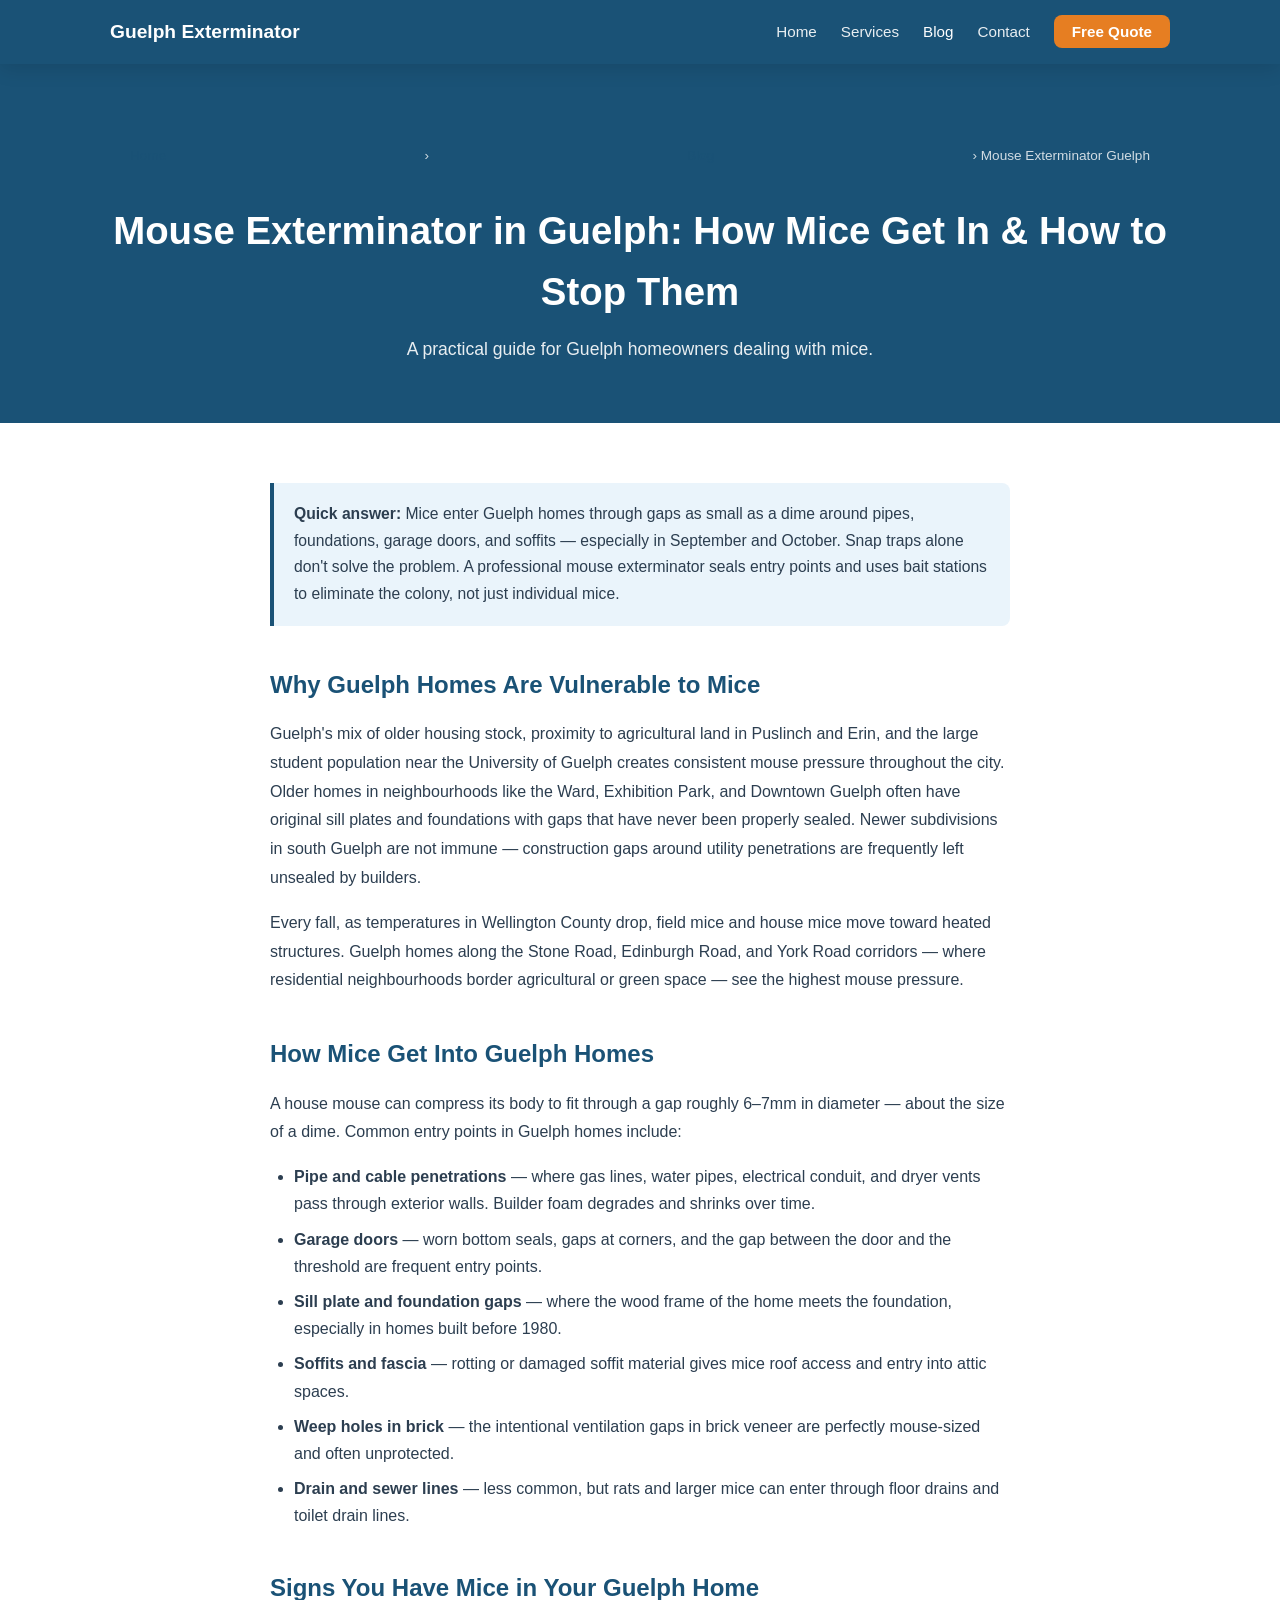
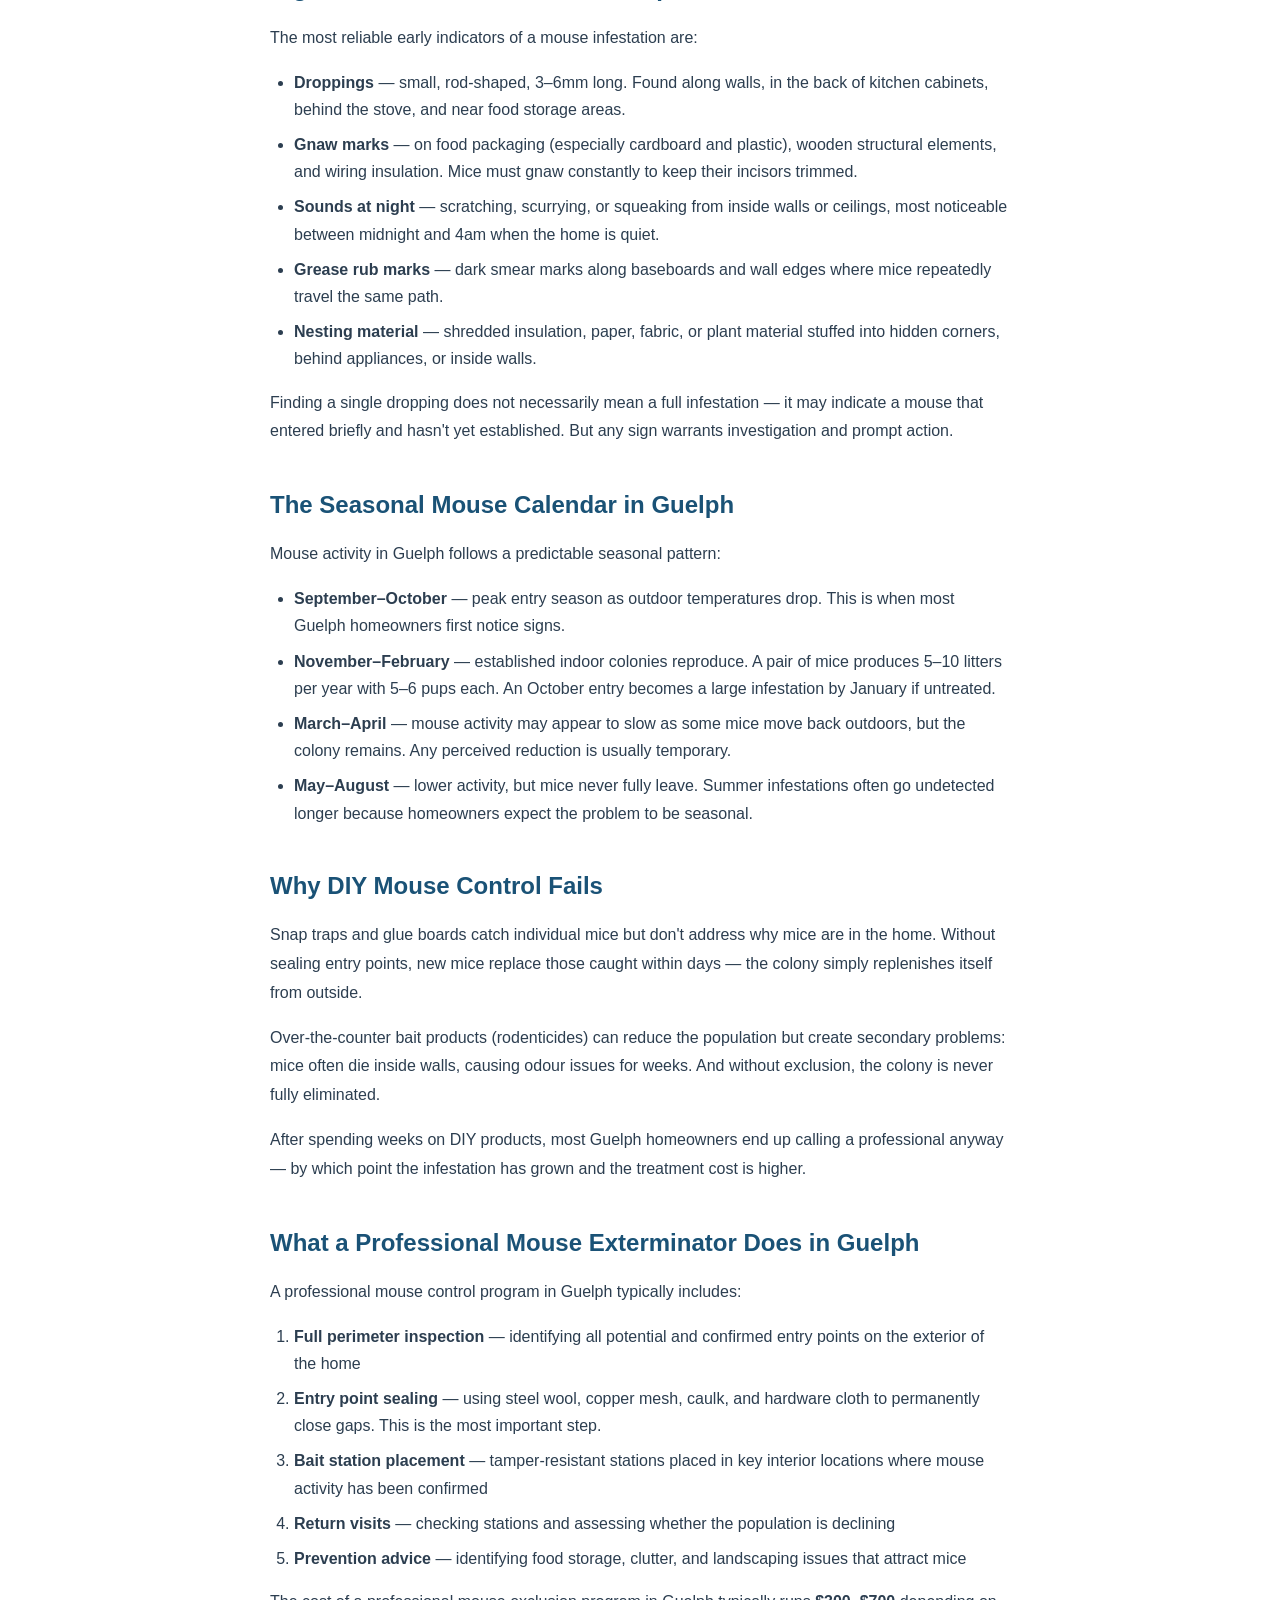
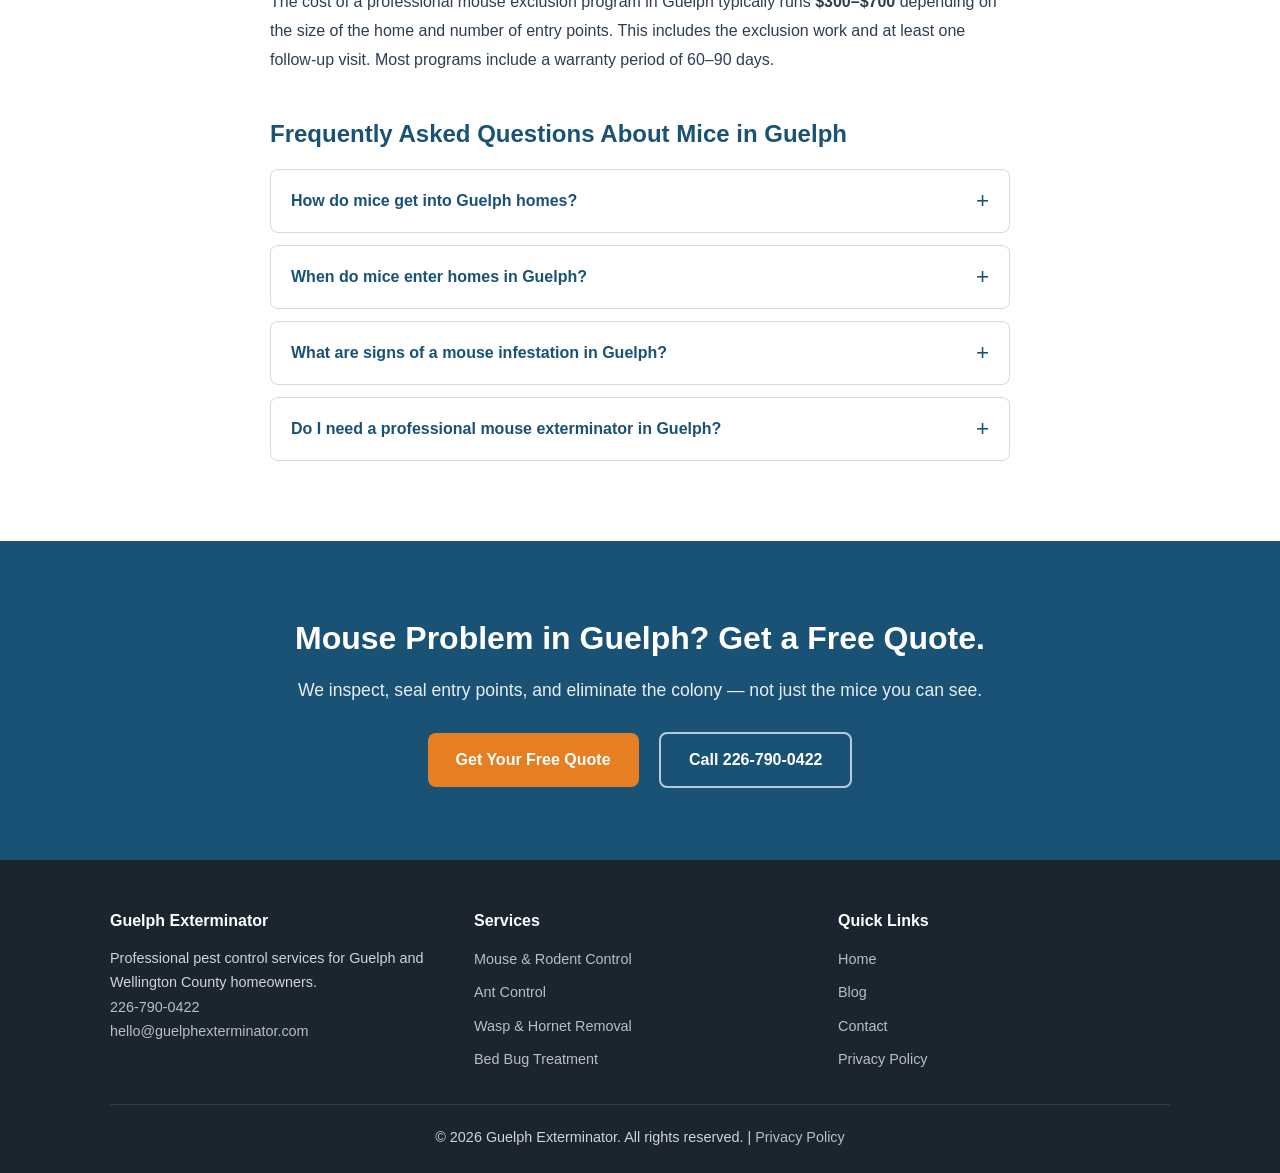
<file: mouse-exterminator-guelph.html>
<!DOCTYPE html>
<html lang="en">
<head>
  <meta charset="UTF-8">
  <meta name="viewport" content="width=device-width, initial-scale=1.0">
  <title>Mouse Exterminator in Guelph: How Mice Get In</title>
  <meta name="description" content="Mice in your Guelph home? Learn how mice enter, signs of infestation, and why professional mouse control beats DIY traps. Free quotes from local exterminators.">
  <meta property="og:title" content="Mouse Exterminator in Guelph: How Mice Get In & How to Stop Them">
  <meta property="og:description" content="Mice in your Guelph home? Learn how mice enter, signs of infestation, and why professional mouse control beats DIY traps.">
  <meta property="og:url" content="https://guelphexterminator.com/mouse-exterminator-guelph">
  <meta property="og:type" content="article">
  <meta property="og:image" content="https://guelphexterminator.com/images/cover.webp">
  <link rel="canonical" href="https://guelphexterminator.com/mouse-exterminator-guelph">
  <meta name="twitter:card" content="summary_large_image">
  <meta name="twitter:title" content="Mouse Exterminator in Guelph: How Mice Get In">
  <meta name="twitter:description" content="Mice in your Guelph home? Learn how mice enter, signs of infestation, and why professional mouse control beats DIY traps. Free quotes from local exterminators.">
  <meta name="twitter:image" content="https://guelphexterminator.com/images/cover.webp">
  <link rel="stylesheet" href="css/style.css">
  <link rel="icon" href="images/favicon.ico">
  <script type="application/ld+json">
  [
    {
      "@context": "https://schema.org",
      "@type": "BreadcrumbList",
      "itemListElement": [
        {"@type":"ListItem","position":1,"name":"Home","item":"https://guelphexterminator.com/"},
        {"@type":"ListItem","position":2,"name":"Blog","item":"https://guelphexterminator.com/blog"},
        {"@type":"ListItem","position":3,"name":"Mouse Exterminator Guelph","item":"https://guelphexterminator.com/mouse-exterminator-guelph"}
      ]
    },
    {
      "@context": "https://schema.org",
      "@type": "Article",
      "headline": "Mouse Exterminator in Guelph: How Mice Get In & How to Stop Them",
      "description": "How mice enter Guelph homes, signs of infestation, seasonal patterns, and what professional mouse control includes.",
      "author": {"@type":"Organization","name":"Guelph Exterminator"},
      "publisher": {"@type":"Organization","name":"Guelph Exterminator","url":"https://guelphexterminator.com"},
      "datePublished": "2026-06-01",
      "dateModified": "2026-06-01",
      "url": "https://guelphexterminator.com/mouse-exterminator-guelph"
    },
    {
      "@context": "https://schema.org",
      "@type": "FAQPage",
      "mainEntity": [
        {
          "@type": "Question",
          "name": "How do mice get into Guelph homes?",
          "acceptedAnswer": {"@type":"Answer","text":"Mice enter through gaps around pipes, utility penetrations, poorly sealed doors and windows, gaps at the foundation, and openings in soffits and fascia. A mouse can squeeze through a hole the size of a dime (roughly 6–7mm). Entry points are most commonly found where pipes and cables enter the home, along the sill plate at the foundation, around garage door gaps, and in deteriorated soffit or fascia board."}
        },
        {
          "@type": "Question",
          "name": "When do mice enter homes in Guelph?",
          "acceptedAnswer": {"@type":"Answer","text":"In Guelph, mouse activity peaks in September and October as outdoor temperatures drop and mice seek warmth and food. However, mice can enter homes year-round. Once inside, a pair of mice can produce 5–10 litters per year, so an early fall entry quickly becomes a full infestation by winter."}
        },
        {
          "@type": "Question",
          "name": "What are signs of a mouse infestation in Guelph?",
          "acceptedAnswer": {"@type":"Answer","text":"Common signs include: droppings (small, rod-shaped, about 3–6mm) along walls, in kitchen cabinets, or behind appliances; gnaw marks on food packaging or structural materials; scratching or scurrying sounds in walls or ceilings at night; greasy rub marks along walls where mice travel repeatedly; and nesting material (shredded insulation, paper, fabric) in hidden areas."}
        },
        {
          "@type": "Question",
          "name": "Do I need a professional mouse exterminator in Guelph or can I do it myself?",
          "acceptedAnswer": {"@type":"Answer","text":"DIY mouse control with snap traps can manage a minor problem but rarely eliminates an infestation because it doesn't address entry points. Without sealing how mice are getting in, new mice replace those caught within days. A professional mouse exterminator inspects the full perimeter, identifies and seals entry points, and places bait stations strategically — providing a lasting solution rather than ongoing trap management."}
        }
      ]
    },
    {
      "@context": "https://schema.org",
      "@type": "LocalBusiness",
      "name": "Guelph Exterminator",
      "url": "https://guelphexterminator.com",
      "telephone": "226-790-0422",
      "address": {"@type":"PostalAddress","addressLocality":"Guelph","addressRegion":"Ontario","addressCountry":"CA"},
      "areaServed": ["Guelph","Fergus","Elora","Rockwood","Cambridge","Wellington County"]
    }
  ]
  </script>
<style id="mcbar">
.sticky-call-bar{display:none}
.mid-call-band{background:var(--primary-dark,#154360);color:#fff;text-align:center;padding:30px 20px}
.mid-call-band p{font-size:1.15rem;margin:0 0 14px;opacity:.95}
@media(max-width:768px){.sticky-call-bar{display:flex;position:fixed;left:0;right:0;bottom:0;z-index:999;align-items:center;justify-content:center;gap:8px;background:var(--accent,#e67e22);color:#fff;font-weight:700;font-size:1.1rem;padding:14px 16px;box-shadow:0 -2px 12px rgba(0,0,0,.25);text-decoration:none}.sticky-call-bar:hover,.sticky-call-bar:active{color:#fff;text-decoration:none}body{padding-bottom:60px}}
</style>
</head>
<body>

<header>
  <nav>
    <div class="nav-brand"><a href="/">Guelph Exterminator</a></div>
    <ul class="nav-links">
      <li><a href="/">Home</a></li>
      <li><a href="/#services">Services</a></li>
      <li><a href="/blog" class="active">Blog</a></li>
      <li><a href="/contact">Contact</a></li>
      <li><a href="/contact" class="btn-nav">Free Quote</a></li>
    </ul>
    <button class="nav-toggle" onclick="toggleNav()" aria-label="Menu">☰</button>
  </nav>
</header>

<section class="page-hero">
  <div class="container">
    <nav aria-label="Breadcrumb" style="font-size:0.85rem;margin-bottom:12px;opacity:0.8;">
      <a href="/">Home</a> › <a href="/blog">Blog</a> › Mouse Exterminator Guelph
    </nav>
    <h1>Mouse Exterminator in Guelph: How Mice Get In &amp; How to Stop Them</h1>
    <p>A practical guide for Guelph homeowners dealing with mice.</p>
  </div>
</section>

<article class="section-blog-post">
  <div class="container blog-post-body">

    <div class="answer-box">
      <strong>Quick answer:</strong> Mice enter Guelph homes through gaps as small as a dime around pipes, foundations, garage doors, and soffits — especially in September and October. Snap traps alone don't solve the problem. A professional mouse exterminator seals entry points and uses bait stations to eliminate the colony, not just individual mice.
    </div>

    <h2>Why Guelph Homes Are Vulnerable to Mice</h2>
    <p>Guelph's mix of older housing stock, proximity to agricultural land in Puslinch and Erin, and the large student population near the University of Guelph creates consistent mouse pressure throughout the city. Older homes in neighbourhoods like the Ward, Exhibition Park, and Downtown Guelph often have original sill plates and foundations with gaps that have never been properly sealed. Newer subdivisions in south Guelph are not immune — construction gaps around utility penetrations are frequently left unsealed by builders.</p>
    <p>Every fall, as temperatures in Wellington County drop, field mice and house mice move toward heated structures. Guelph homes along the Stone Road, Edinburgh Road, and York Road corridors — where residential neighbourhoods border agricultural or green space — see the highest mouse pressure.</p>

    <h2>How Mice Get Into Guelph Homes</h2>
    <p>A house mouse can compress its body to fit through a gap roughly 6–7mm in diameter — about the size of a dime. Common entry points in Guelph homes include:</p>
    <ul>
      <li><strong>Pipe and cable penetrations</strong> — where gas lines, water pipes, electrical conduit, and dryer vents pass through exterior walls. Builder foam degrades and shrinks over time.</li>
      <li><strong>Garage doors</strong> — worn bottom seals, gaps at corners, and the gap between the door and the threshold are frequent entry points.</li>
      <li><strong>Sill plate and foundation gaps</strong> — where the wood frame of the home meets the foundation, especially in homes built before 1980.</li>
      <li><strong>Soffits and fascia</strong> — rotting or damaged soffit material gives mice roof access and entry into attic spaces.</li>
      <li><strong>Weep holes in brick</strong> — the intentional ventilation gaps in brick veneer are perfectly mouse-sized and often unprotected.</li>
      <li><strong>Drain and sewer lines</strong> — less common, but rats and larger mice can enter through floor drains and toilet drain lines.</li>
    </ul>

    <h2>Signs You Have Mice in Your Guelph Home</h2>
    <p>The most reliable early indicators of a mouse infestation are:</p>
    <ul>
      <li><strong>Droppings</strong> — small, rod-shaped, 3–6mm long. Found along walls, in the back of kitchen cabinets, behind the stove, and near food storage areas.</li>
      <li><strong>Gnaw marks</strong> — on food packaging (especially cardboard and plastic), wooden structural elements, and wiring insulation. Mice must gnaw constantly to keep their incisors trimmed.</li>
      <li><strong>Sounds at night</strong> — scratching, scurrying, or squeaking from inside walls or ceilings, most noticeable between midnight and 4am when the home is quiet.</li>
      <li><strong>Grease rub marks</strong> — dark smear marks along baseboards and wall edges where mice repeatedly travel the same path.</li>
      <li><strong>Nesting material</strong> — shredded insulation, paper, fabric, or plant material stuffed into hidden corners, behind appliances, or inside walls.</li>
    </ul>
    <p>Finding a single dropping does not necessarily mean a full infestation — it may indicate a mouse that entered briefly and hasn't yet established. But any sign warrants investigation and prompt action.</p>

    <h2>The Seasonal Mouse Calendar in Guelph</h2>
    <p>Mouse activity in Guelph follows a predictable seasonal pattern:</p>
    <ul>
      <li><strong>September–October</strong> — peak entry season as outdoor temperatures drop. This is when most Guelph homeowners first notice signs.</li>
      <li><strong>November–February</strong> — established indoor colonies reproduce. A pair of mice produces 5–10 litters per year with 5–6 pups each. An October entry becomes a large infestation by January if untreated.</li>
      <li><strong>March–April</strong> — mouse activity may appear to slow as some mice move back outdoors, but the colony remains. Any perceived reduction is usually temporary.</li>
      <li><strong>May–August</strong> — lower activity, but mice never fully leave. Summer infestations often go undetected longer because homeowners expect the problem to be seasonal.</li>
    </ul>

    <h2>Why DIY Mouse Control Fails</h2>
    <p>Snap traps and glue boards catch individual mice but don't address why mice are in the home. Without sealing entry points, new mice replace those caught within days — the colony simply replenishes itself from outside.</p>
    <p>Over-the-counter bait products (rodenticides) can reduce the population but create secondary problems: mice often die inside walls, causing odour issues for weeks. And without exclusion, the colony is never fully eliminated.</p>
    <p>After spending weeks on DIY products, most Guelph homeowners end up calling a professional anyway — by which point the infestation has grown and the treatment cost is higher.</p>

    <h2>What a Professional Mouse Exterminator Does in Guelph</h2>
    <p>A professional mouse control program in Guelph typically includes:</p>
    <ol>
      <li><strong>Full perimeter inspection</strong> — identifying all potential and confirmed entry points on the exterior of the home</li>
      <li><strong>Entry point sealing</strong> — using steel wool, copper mesh, caulk, and hardware cloth to permanently close gaps. This is the most important step.</li>
      <li><strong>Bait station placement</strong> — tamper-resistant stations placed in key interior locations where mouse activity has been confirmed</li>
      <li><strong>Return visits</strong> — checking stations and assessing whether the population is declining</li>
      <li><strong>Prevention advice</strong> — identifying food storage, clutter, and landscaping issues that attract mice</li>
    </ol>
    <p>The cost of a professional mouse exclusion program in Guelph typically runs <strong>$300–$700</strong> depending on the size of the home and number of entry points. This includes the exclusion work and at least one follow-up visit. Most programs include a warranty period of 60–90 days.</p>

    <h2>Frequently Asked Questions About Mice in Guelph</h2>

    <div class="faq-list">
      <div class="faq-item">
        <button class="faq-question" onclick="toggleFaq(0)" aria-expanded="false">How do mice get into Guelph homes?<span class="faq-icon">+</span></button>
        <div class="faq-answer" id="faq-0" hidden><p>Mice enter through gaps around pipes, utility penetrations, poorly sealed doors and windows, gaps at the foundation, and openings in soffits and fascia. A mouse can squeeze through a hole the size of a dime (roughly 6–7mm). Entry points are most commonly found where pipes and cables enter the home, along the sill plate at the foundation, around garage door gaps, and in deteriorated soffit or fascia board.</p></div>
      </div>
      <div class="faq-item">
        <button class="faq-question" onclick="toggleFaq(1)" aria-expanded="false">When do mice enter homes in Guelph?<span class="faq-icon">+</span></button>
        <div class="faq-answer" id="faq-1" hidden><p>In Guelph, mouse activity peaks in September and October as outdoor temperatures drop and mice seek warmth and food. However, mice can enter homes year-round. Once inside, a pair of mice can produce 5–10 litters per year, so an early fall entry quickly becomes a full infestation by winter.</p></div>
      </div>
      <div class="faq-item">
        <button class="faq-question" onclick="toggleFaq(2)" aria-expanded="false">What are signs of a mouse infestation in Guelph?<span class="faq-icon">+</span></button>
        <div class="faq-answer" id="faq-2" hidden><p>Common signs include: droppings (small, rod-shaped, about 3–6mm) along walls, in kitchen cabinets, or behind appliances; gnaw marks on food packaging or structural materials; scratching or scurrying sounds in walls or ceilings at night; greasy rub marks along walls; and nesting material in hidden areas.</p></div>
      </div>
      <div class="faq-item">
        <button class="faq-question" onclick="toggleFaq(3)" aria-expanded="false">Do I need a professional mouse exterminator in Guelph?<span class="faq-icon">+</span></button>
        <div class="faq-answer" id="faq-3" hidden><p>DIY mouse control with snap traps can manage a minor problem but rarely eliminates an infestation because it doesn't address entry points. Without sealing how mice are getting in, new mice replace those caught within days. A professional mouse exterminator inspects the full perimeter, identifies and seals entry points, and places bait stations strategically — providing a lasting solution rather than ongoing trap management.</p></div>
      </div>
    </div>

  </div>
</article>

<section class="section-cta">
  <div class="container">
    <h2>Mouse Problem in Guelph? Get a Free Quote.</h2>
    <p>We inspect, seal entry points, and eliminate the colony — not just the mice you can see.</p>
    <a href="/contact" class="btn-primary">Get Your Free Quote</a>
    <a href="tel:226-790-0422" class="btn-secondary" style="margin-left:16px;">Call 226-790-0422</a>
  </div>
</section>

<footer>
  <div class="container">
    <div class="footer-cols">
      <div>
        <h3>Guelph Exterminator</h3>
        <p>Professional pest control services for Guelph and Wellington County homeowners.</p>
        <p><a href="tel:226-790-0422">226-790-0422</a></p>
        <p><a href="mailto:hello@guelphexterminator.com">hello@guelphexterminator.com</a></p>
      </div>
      <div>
        <h3>Services</h3>
        <ul>
          <li><a href="/#services">Mouse &amp; Rodent Control</a></li>
          <li><a href="/#services">Ant Control</a></li>
          <li><a href="/#services">Wasp &amp; Hornet Removal</a></li>
          <li><a href="/#services">Bed Bug Treatment</a></li>
        </ul>
      </div>
      <div>
        <h3>Quick Links</h3>
        <ul>
          <li><a href="/">Home</a></li>
          <li><a href="/blog">Blog</a></li>
          <li><a href="/contact">Contact</a></li>
          <li><a href="/privacy">Privacy Policy</a></li>
        </ul>
      </div>
    </div>
    <div class="footer-bottom">
      <p>&copy; 2026 Guelph Exterminator. All rights reserved. | <a href="/privacy">Privacy Policy</a></p>
    </div>
  </div>
</footer>

<script>
function toggleNav() { document.querySelector('.nav-links').classList.toggle('open'); }
function toggleFaq(i) {
  const ans = document.getElementById('faq-' + i);
  const btn = ans.previousElementSibling;
  const icon = btn.querySelector('.faq-icon');
  const isHidden = ans.hidden;
  ans.hidden = !isHidden;
  btn.setAttribute('aria-expanded', isHidden ? 'true' : 'false');
  icon.textContent = isHidden ? '−' : '+';
}
</script>
</body>
</html>
</file>
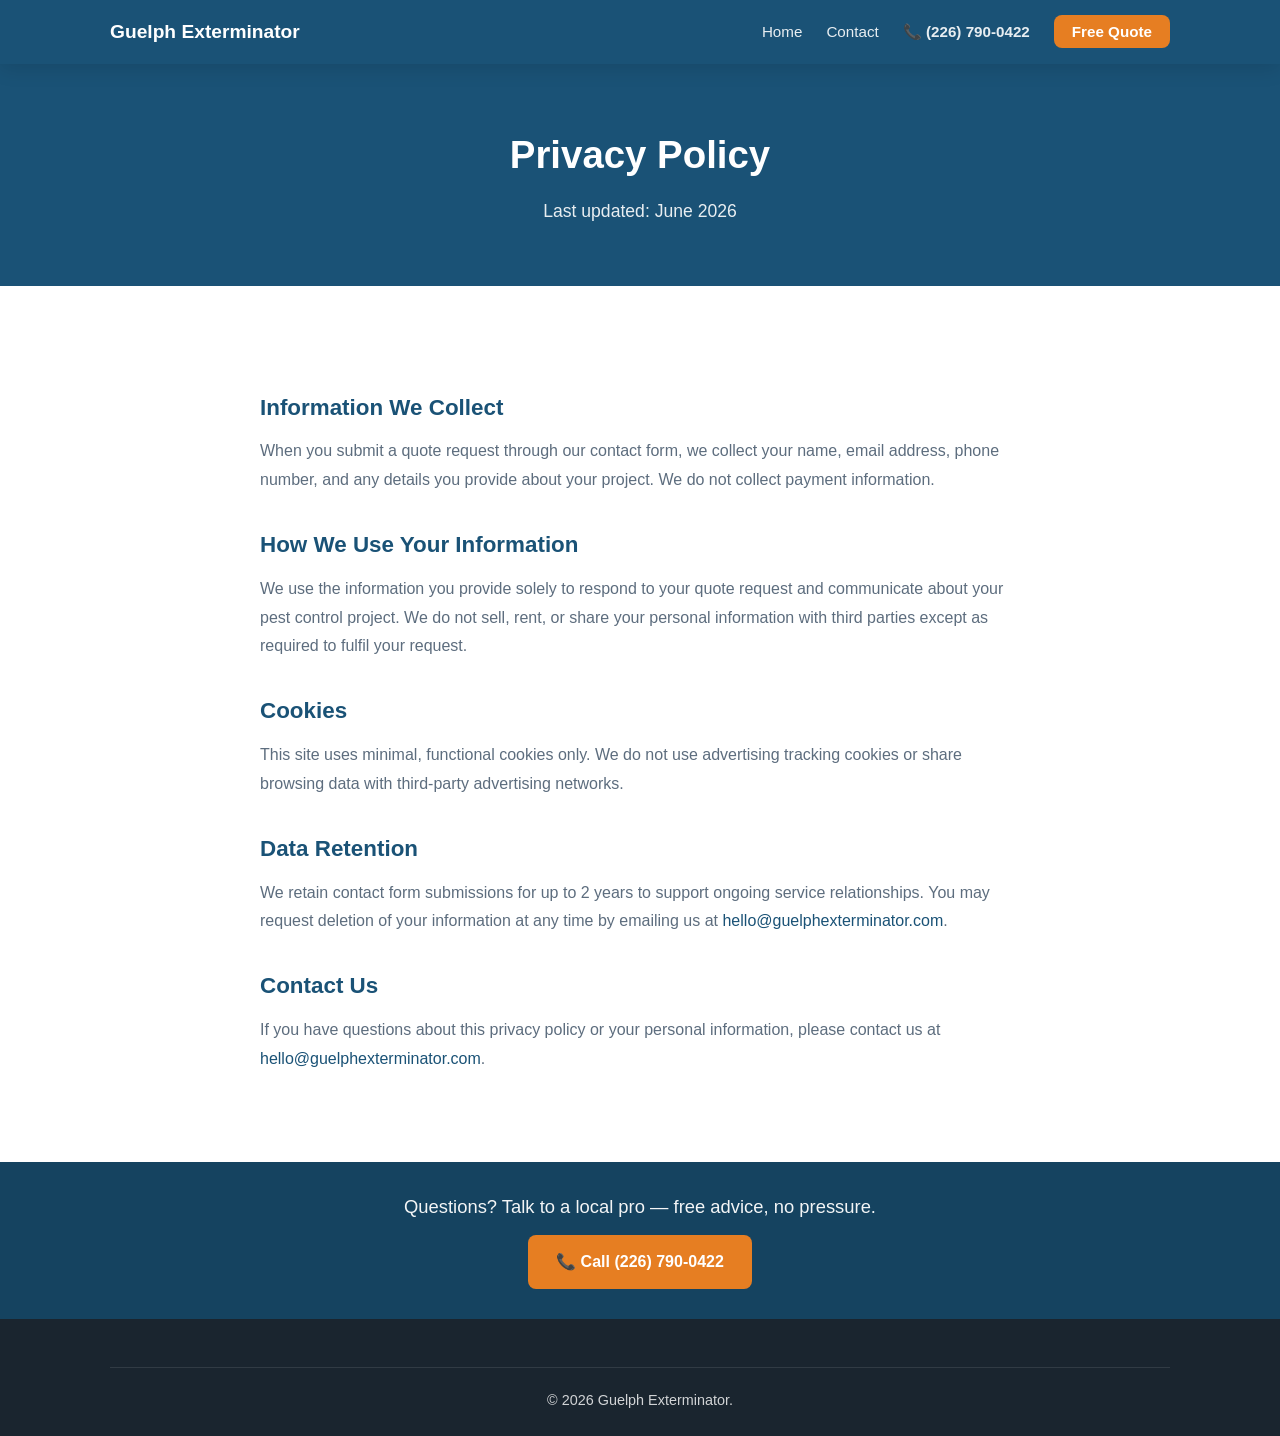
<file: privacy.html>
<!DOCTYPE html>
<html lang="en">
<head>
  <meta charset="UTF-8">
  <meta name="viewport" content="width=device-width, initial-scale=1.0">
  <title>Privacy Policy | Guelph Exterminator</title>
  <meta name="description" content="Privacy policy for Guelph Exterminator, covering how we collect, use, and protect your information when you contact us for pest control services.">
  <link rel="canonical" href="https://guelphexterminator.com/privacy">
  <meta property="og:type" content="website">
  <meta property="og:url" content="https://guelphexterminator.com/privacy">
  <meta property="og:title" content="Privacy Policy | Guelph Exterminator">
  <meta property="og:description" content="Privacy policy for Guelph Exterminator, covering how we collect, use, and protect your information when you contact us for pest control services.">
  <meta property="og:image" content="https://guelphexterminator.com/images/cover.webp">
  <meta name="twitter:card" content="summary_large_image">
  <meta name="twitter:title" content="Privacy Policy | Guelph Exterminator">
  <meta name="twitter:description" content="Privacy policy for Guelph Exterminator, covering how we collect, use, and protect your information when you contact us for pest control services.">
  <meta name="twitter:image" content="https://guelphexterminator.com/images/cover.webp">
  <link rel="stylesheet" href="css/style.css">
<style id="mcbar">
.sticky-call-bar{display:none}
.mid-call-band{background:var(--primary-dark,#154360);color:#fff;text-align:center;padding:30px 20px}
.mid-call-band p{font-size:1.15rem;margin:0 0 14px;opacity:.95}
@media(max-width:768px){.sticky-call-bar{display:flex;position:fixed;left:0;right:0;bottom:0;z-index:999;align-items:center;justify-content:center;gap:8px;background:var(--accent,#e67e22);color:#fff;font-weight:700;font-size:1.1rem;padding:14px 16px;box-shadow:0 -2px 12px rgba(0,0,0,.25);text-decoration:none}.sticky-call-bar:hover,.sticky-call-bar:active{color:#fff;text-decoration:none}body{padding-bottom:60px}}
</style>
</head>
<body>
<header>
  <nav>
    <div class="nav-brand"><a href="/">Guelph Exterminator</a></div>
    <ul class="nav-links">
      <li><a href="/">Home</a></li>
      <li><a href="/contact">Contact</a></li>
      <li><a href="tel:+12267900422" style="font-weight:700;white-space:nowrap">📞 (226) 790-0422</a></li><li><a href="/contact" class="btn-nav">Free Quote</a></li>
    </ul>
  </nav>
</header>
<section class="page-hero">
  <div class="container">
    <h1>Privacy Policy</h1>
    <p>Last updated: June 2026</p>
  </div>
</section>
<section class="section-legal">
  <div class="container prose">
    <h2>Information We Collect</h2>
    <p>When you submit a quote request through our contact form, we collect your name, email address, phone number, and any details you provide about your project. We do not collect payment information.</p>
    <h2>How We Use Your Information</h2>
    <p>We use the information you provide solely to respond to your quote request and communicate about your pest control project. We do not sell, rent, or share your personal information with third parties except as required to fulfil your request.</p>
    <h2>Cookies</h2>
    <p>This site uses minimal, functional cookies only. We do not use advertising tracking cookies or share browsing data with third-party advertising networks.</p>
    <h2>Data Retention</h2>
    <p>We retain contact form submissions for up to 2 years to support ongoing service relationships. You may request deletion of your information at any time by emailing us at <a href="mailto:hello@guelphexterminator.com">hello@guelphexterminator.com</a>.</p>
    <h2>Contact Us</h2>
    <p>If you have questions about this privacy policy or your personal information, please contact us at <a href="mailto:hello@guelphexterminator.com">hello@guelphexterminator.com</a>.</p>
  </div>
</section>
<section class="mid-call-band" style="background:var(--primary-dark,#154360);color:#fff;text-align:center;padding:30px 20px"><p style="font-size:1.15rem;margin:0 0 14px;opacity:.95">Questions? Talk to a local pro — free advice, no pressure.</p><a href="tel:+12267900422" style="display:inline-block;background:var(--accent,#e67e22);color:#fff;padding:14px 28px;border-radius:8px;font-weight:700;text-decoration:none">📞 Call (226) 790-0422</a></section>
<footer>
  <div class="container">
    <div class="footer-bottom">
      <p>&copy; 2026 Guelph Exterminator.</p>
    </div>
  </div>
</footer>
<style>.gd-callbar{display:none}@media(max-width:768px){.gd-callbar{display:flex;position:fixed;left:0;right:0;bottom:0;z-index:99999;align-items:center;justify-content:center;gap:8px;background:#e67e22;color:#fff;font-weight:700;font-size:1.05rem;padding:14px 16px;box-shadow:0 -2px 12px rgba(0,0,0,.25);text-decoration:none;font-family:-apple-system,BlinkMacSystemFont,'Segoe UI',Roboto,sans-serif}.gd-callbar:hover,.gd-callbar:active{color:#fff;text-decoration:none}body{padding-bottom:60px}}</style>
<script>(function(){function go(){if(document.querySelector('.gd-callbar')||document.querySelector('.sticky-call-bar'))return;var t=document.querySelector('a[href^="tel:"]');if(!t)return;var tel=t.getAttribute('href');var d=tel.replace(/[^0-9]/g,'');if(d.length===11&&d.charAt(0)==='1')d=d.slice(1);var disp=d.length===10?('('+d.slice(0,3)+') '+d.slice(3,6)+'-'+d.slice(6)):t.textContent.trim();var svg='<svg width="20" height="20" viewBox="0 0 24 24" fill="currentColor" aria-hidden="true"><path d="M6.6 10.8c1.4 2.8 3.8 5.2 6.6 6.6l2.2-2.2c.3-.3.7-.4 1-.2 1.1.4 2.3.6 3.6.6.6 0 1 .4 1 1V20c0 .6-.4 1-1 1C10.6 21 3 13.4 3 4c0-.6.4-1 1-1h3.5c.6 0 1 .4 1 1 0 1.2.2 2.4.6 3.6.1.4 0 .8-.3 1l-2.2 2.2z"/></svg>';var a=document.createElement("a");a.className="gd-callbar";a.href=tel;a.setAttribute("aria-label","Call "+disp);a.innerHTML=svg+" Call "+disp;document.body.appendChild(a);var sv=document.querySelector("#services")||document.querySelector(".section-services")||document.querySelector(".local-section")||document.querySelector(".photo-split-section")||document.querySelector("#faq")||document.querySelector(".form-section");if(sv&&!document.querySelector(".gd-band")){var b=document.createElement("section");b.className="gd-band";b.style.cssText="background:#154360;color:#fff;text-align:center;padding:30px 20px";b.innerHTML='<p style="font-size:1.15rem;margin:0 0 14px;opacity:.95">Need help fast? We answer quickly and offer same-day service across Guelph.</p><a class="gd-band-cta" style="display:inline-block;background:#e67e22;color:#fff;padding:14px 28px;border-radius:8px;font-weight:700;text-decoration:none;font-family:inherit">Call '+disp+'</a>';var bc=b.querySelector(".gd-band-cta");if(bc)bc.href=tel;sv.parentNode.insertBefore(b,sv.nextSibling)}}if(document.readyState==="loading"){document.addEventListener("DOMContentLoaded",go)}else{go()}})();</script><a href="tel:+12267900422" class="sticky-call-bar">📞 Call (226) 790-0422</a>
</body>
</html>
</file>
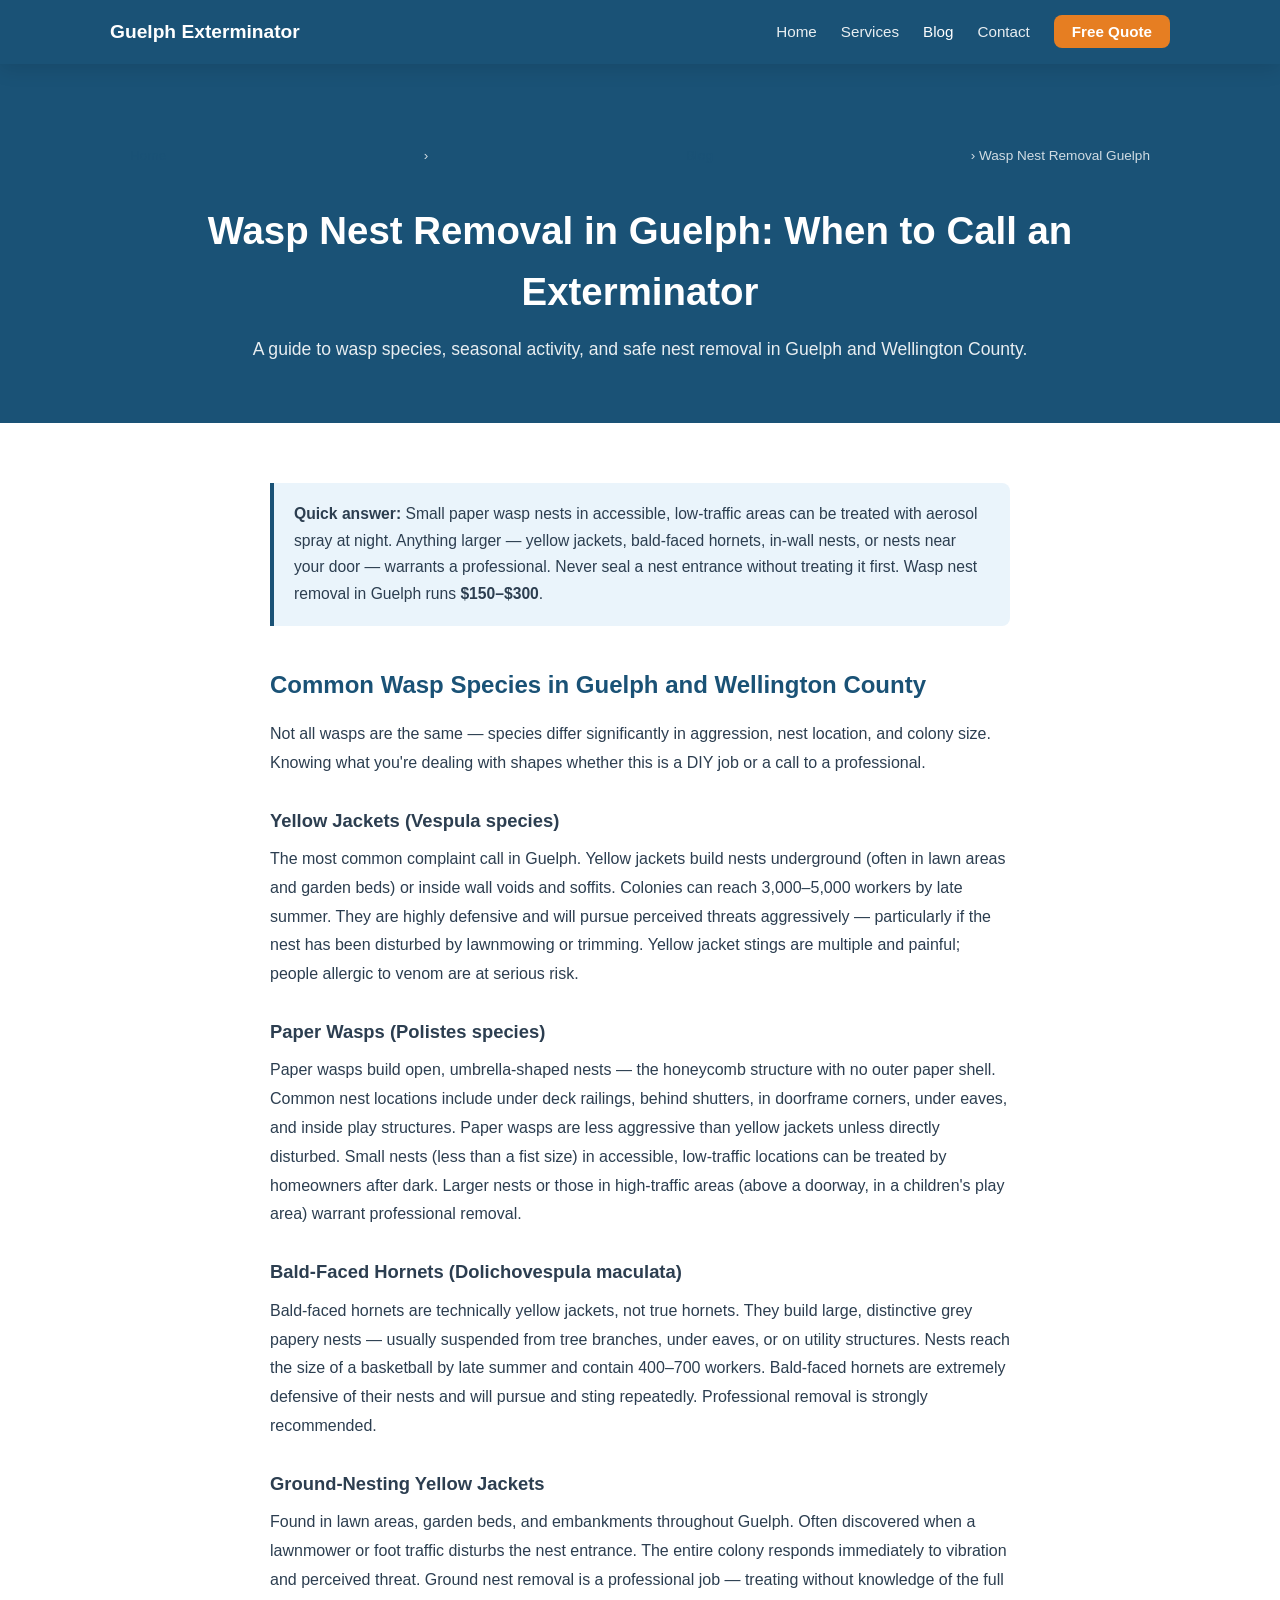
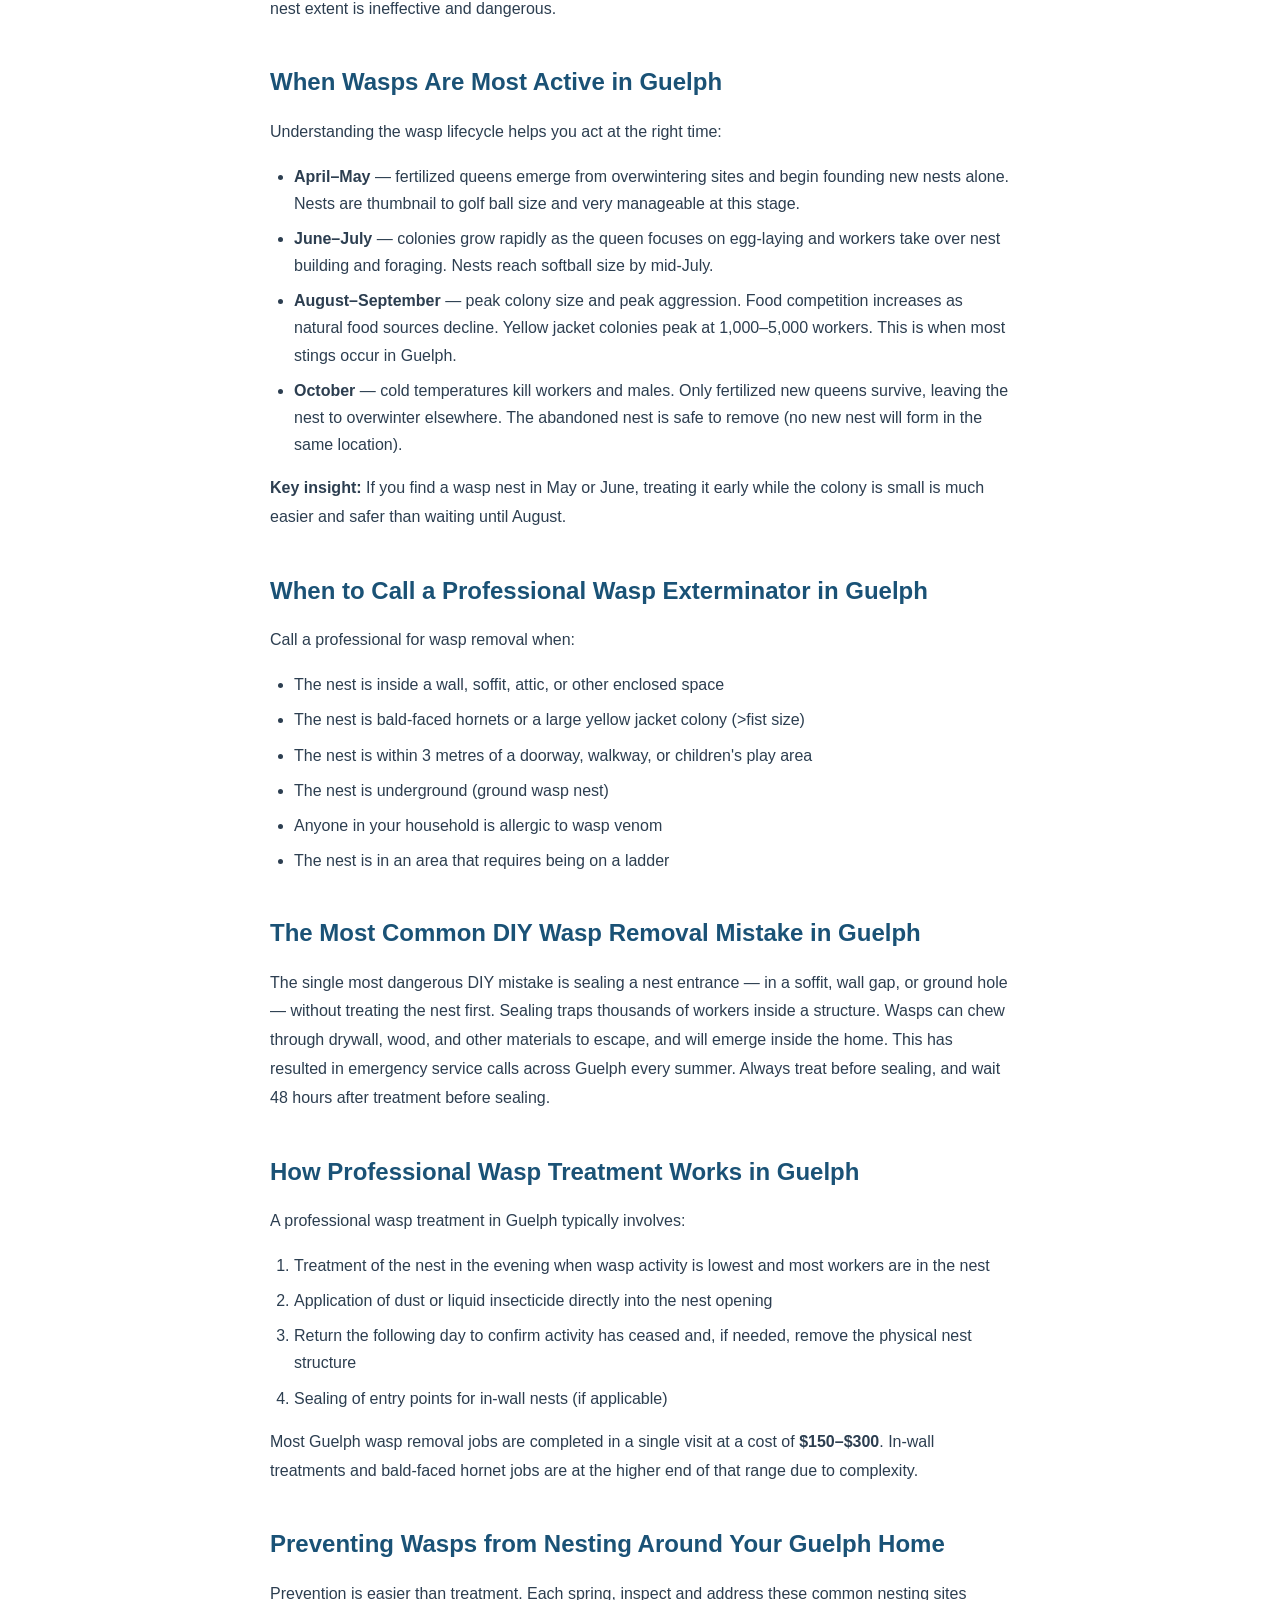
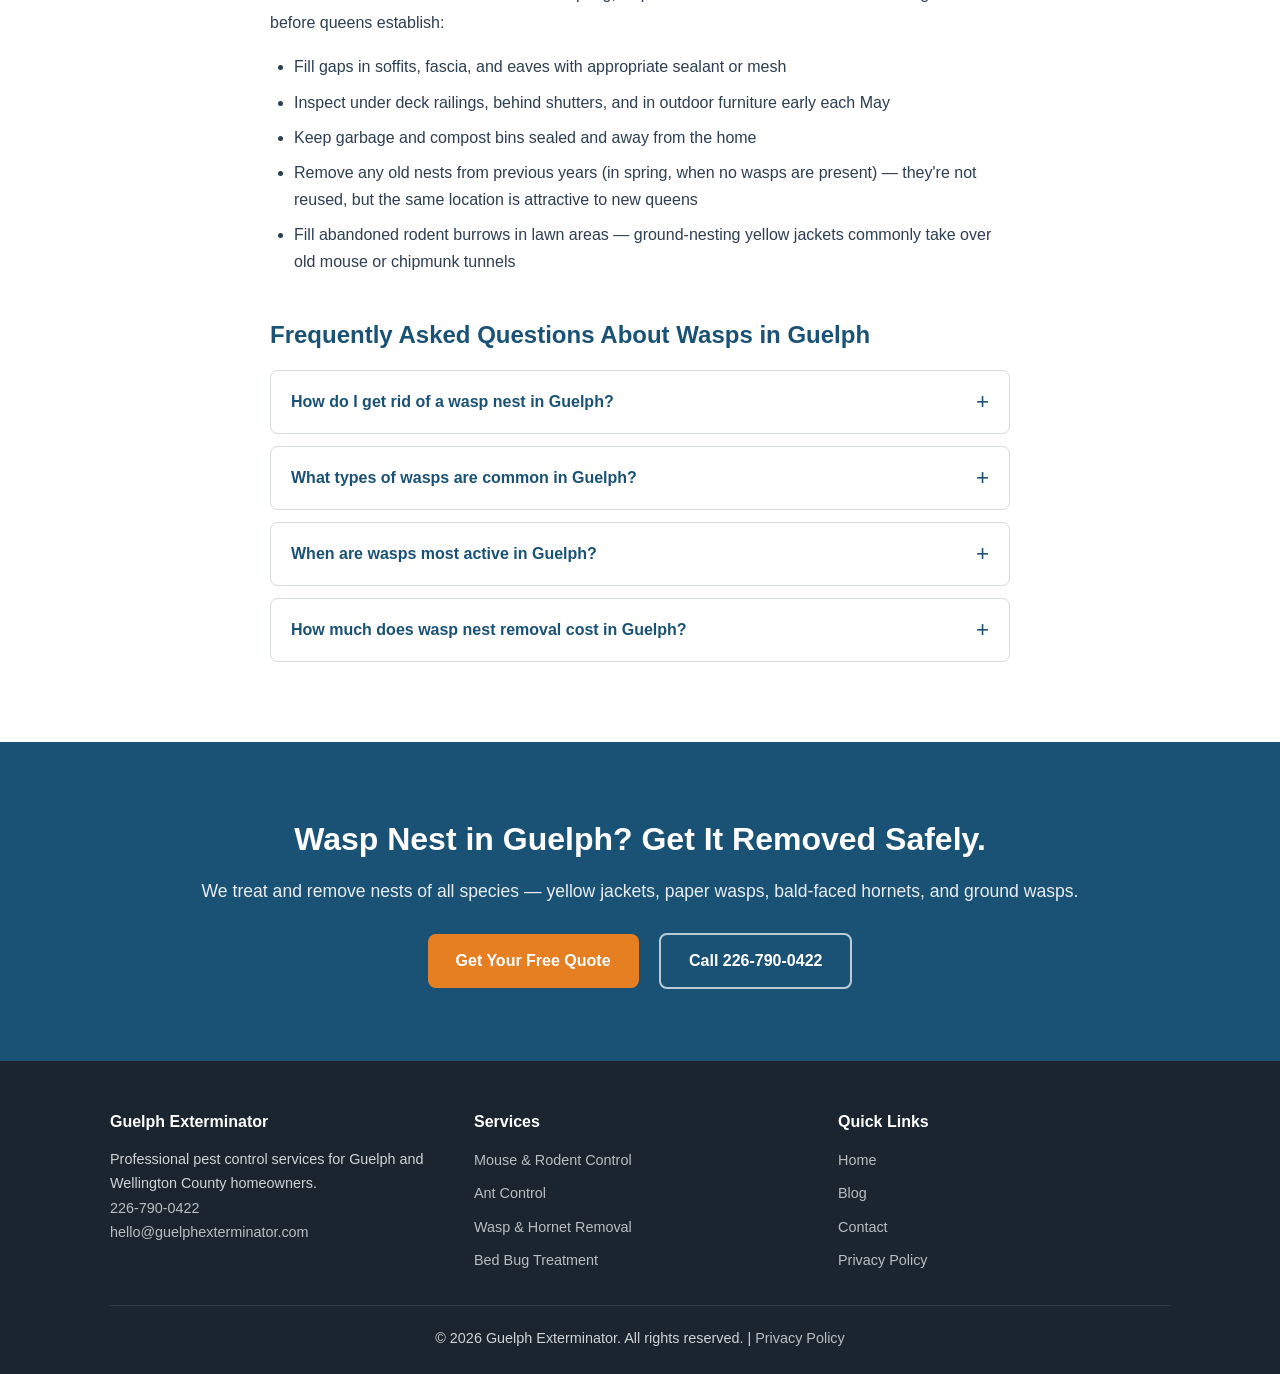
<file: wasp-nest-removal-guelph.html>
<!DOCTYPE html>
<html lang="en">
<head>
  <meta charset="UTF-8">
  <meta name="viewport" content="width=device-width, initial-scale=1.0">
  <title>Wasp Nest Removal in Guelph: When to Call a Pro</title>
  <meta name="description" content="Wasps in Guelph? Learn which wasp species are common in Wellington County, when to remove nests yourself vs call a professional, and what treatment costs.">
  <meta property="og:title" content="Wasp Nest Removal in Guelph: When to Call an Exterminator">
  <meta property="og:description" content="Wasps in Guelph? Learn which species are common, when DIY is safe vs when to call a professional, and what treatment costs.">
  <meta property="og:url" content="https://guelphexterminator.com/wasp-nest-removal-guelph">
  <meta property="og:type" content="article">
  <meta property="og:image" content="https://guelphexterminator.com/images/cover.webp">
  <link rel="canonical" href="https://guelphexterminator.com/wasp-nest-removal-guelph">
  <meta name="twitter:card" content="summary_large_image">
  <meta name="twitter:title" content="Wasp Nest Removal in Guelph: When to Call a Pro">
  <meta name="twitter:description" content="Wasps in Guelph? Learn which wasp species are common in Wellington County, when to remove nests yourself vs call a professional, and what treatment costs.">
  <meta name="twitter:image" content="https://guelphexterminator.com/images/cover.webp">
  <link rel="stylesheet" href="css/style.css">
  <link rel="icon" href="images/favicon.ico">
  <script type="application/ld+json">
  [
    {
      "@context": "https://schema.org",
      "@type": "BreadcrumbList",
      "itemListElement": [
        {"@type":"ListItem","position":1,"name":"Home","item":"https://guelphexterminator.com/"},
        {"@type":"ListItem","position":2,"name":"Blog","item":"https://guelphexterminator.com/blog"},
        {"@type":"ListItem","position":3,"name":"Wasp Nest Removal Guelph","item":"https://guelphexterminator.com/wasp-nest-removal-guelph"}
      ]
    },
    {
      "@context": "https://schema.org",
      "@type": "Article",
      "headline": "Wasp Nest Removal in Guelph: When to Call an Exterminator",
      "description": "Types of wasps in Guelph, seasonal activity, DIY removal risks, professional treatment options, and prevention.",
      "author": {"@type":"Organization","name":"Guelph Exterminator"},
      "publisher": {"@type":"Organization","name":"Guelph Exterminator","url":"https://guelphexterminator.com"},
      "datePublished": "2026-06-01",
      "dateModified": "2026-06-01",
      "url": "https://guelphexterminator.com/wasp-nest-removal-guelph"
    },
    {
      "@context": "https://schema.org",
      "@type": "FAQPage",
      "mainEntity": [
        {
          "@type": "Question",
          "name": "How do I get rid of a wasp nest in Guelph?",
          "acceptedAnswer": {"@type":"Answer","text":"Small, exposed paper wasp nests in low-traffic areas can be treated at night with an aerosol wasp spray and removed the following morning. Larger nests (yellow jacket, bald-faced hornet), nests inside walls or soffits, and any nest near a high-traffic area should be handled by a licensed exterminator. Never seal a nest entrance without treating first — wasps will chew through walls to escape."}
        },
        {
          "@type": "Question",
          "name": "What types of wasps are common in Guelph?",
          "acceptedAnswer": {"@type":"Answer","text":"The most common wasps in Guelph and Wellington County are yellow jackets (Vespula species), which nest underground or in wall voids; paper wasps (Polistes), which build open umbrella-shaped nests under eaves and decks; bald-faced hornets (Dolichovespula maculata), which build large grey papery nests in trees; and ground-nesting yellow jackets, which are often disturbed by lawnmowers and foot traffic."}
        },
        {
          "@type": "Question",
          "name": "When are wasps most active in Guelph?",
          "acceptedAnswer": {"@type":"Answer","text":"Wasps in Guelph are most active from late June through September. Colony populations peak in August and early September, when food competition increases wasp aggression. Queens begin founding nests in May, and by mid-summer a yellow jacket nest can contain 1,000–5,000 workers. Cold weather in October kills workers; only fertilized queens survive to start new nests the following spring."}
        },
        {
          "@type": "Question",
          "name": "How much does wasp nest removal cost in Guelph?",
          "acceptedAnswer": {"@type":"Answer","text":"Wasp nest removal in Guelph typically costs $150–$300. The price depends on nest location (ground nests and in-wall nests require more work than accessible eave nests), nest size, and accessibility. Most jobs are completed in a single visit. Some companies charge more for bald-faced hornet removal due to the aggression of that species."}
        }
      ]
    },
    {
      "@context": "https://schema.org",
      "@type": "LocalBusiness",
      "name": "Guelph Exterminator",
      "url": "https://guelphexterminator.com",
      "telephone": "226-790-0422",
      "address": {"@type":"PostalAddress","addressLocality":"Guelph","addressRegion":"Ontario","addressCountry":"CA"},
      "areaServed": ["Guelph","Fergus","Elora","Rockwood","Cambridge","Wellington County"]
    }
  ]
  </script>
<style id="mcbar">
.sticky-call-bar{display:none}
.mid-call-band{background:var(--primary-dark,#154360);color:#fff;text-align:center;padding:30px 20px}
.mid-call-band p{font-size:1.15rem;margin:0 0 14px;opacity:.95}
@media(max-width:768px){.sticky-call-bar{display:flex;position:fixed;left:0;right:0;bottom:0;z-index:999;align-items:center;justify-content:center;gap:8px;background:var(--accent,#e67e22);color:#fff;font-weight:700;font-size:1.1rem;padding:14px 16px;box-shadow:0 -2px 12px rgba(0,0,0,.25);text-decoration:none}.sticky-call-bar:hover,.sticky-call-bar:active{color:#fff;text-decoration:none}body{padding-bottom:60px}}
</style>
</head>
<body>

<header>
  <nav>
    <div class="nav-brand"><a href="/">Guelph Exterminator</a></div>
    <ul class="nav-links">
      <li><a href="/">Home</a></li>
      <li><a href="/#services">Services</a></li>
      <li><a href="/blog" class="active">Blog</a></li>
      <li><a href="/contact">Contact</a></li>
      <li><a href="/contact" class="btn-nav">Free Quote</a></li>
    </ul>
    <button class="nav-toggle" onclick="toggleNav()" aria-label="Menu">☰</button>
  </nav>
</header>

<section class="page-hero">
  <div class="container">
    <nav aria-label="Breadcrumb" style="font-size:0.85rem;margin-bottom:12px;opacity:0.8;">
      <a href="/">Home</a> › <a href="/blog">Blog</a> › Wasp Nest Removal Guelph
    </nav>
    <h1>Wasp Nest Removal in Guelph: When to Call an Exterminator</h1>
    <p>A guide to wasp species, seasonal activity, and safe nest removal in Guelph and Wellington County.</p>
  </div>
</section>

<article class="section-blog-post">
  <div class="container blog-post-body">

    <div class="answer-box">
      <strong>Quick answer:</strong> Small paper wasp nests in accessible, low-traffic areas can be treated with aerosol spray at night. Anything larger — yellow jackets, bald-faced hornets, in-wall nests, or nests near your door — warrants a professional. Never seal a nest entrance without treating it first. Wasp nest removal in Guelph runs <strong>$150–$300</strong>.
    </div>

    <h2>Common Wasp Species in Guelph and Wellington County</h2>
    <p>Not all wasps are the same — species differ significantly in aggression, nest location, and colony size. Knowing what you're dealing with shapes whether this is a DIY job or a call to a professional.</p>

    <h3>Yellow Jackets (Vespula species)</h3>
    <p>The most common complaint call in Guelph. Yellow jackets build nests underground (often in lawn areas and garden beds) or inside wall voids and soffits. Colonies can reach 3,000–5,000 workers by late summer. They are highly defensive and will pursue perceived threats aggressively — particularly if the nest has been disturbed by lawnmowing or trimming. Yellow jacket stings are multiple and painful; people allergic to venom are at serious risk.</p>

    <h3>Paper Wasps (Polistes species)</h3>
    <p>Paper wasps build open, umbrella-shaped nests — the honeycomb structure with no outer paper shell. Common nest locations include under deck railings, behind shutters, in doorframe corners, under eaves, and inside play structures. Paper wasps are less aggressive than yellow jackets unless directly disturbed. Small nests (less than a fist size) in accessible, low-traffic locations can be treated by homeowners after dark. Larger nests or those in high-traffic areas (above a doorway, in a children's play area) warrant professional removal.</p>

    <h3>Bald-Faced Hornets (Dolichovespula maculata)</h3>
    <p>Bald-faced hornets are technically yellow jackets, not true hornets. They build large, distinctive grey papery nests — usually suspended from tree branches, under eaves, or on utility structures. Nests reach the size of a basketball by late summer and contain 400–700 workers. Bald-faced hornets are extremely defensive of their nests and will pursue and sting repeatedly. Professional removal is strongly recommended.</p>

    <h3>Ground-Nesting Yellow Jackets</h3>
    <p>Found in lawn areas, garden beds, and embankments throughout Guelph. Often discovered when a lawnmower or foot traffic disturbs the nest entrance. The entire colony responds immediately to vibration and perceived threat. Ground nest removal is a professional job — treating without knowledge of the full nest extent is ineffective and dangerous.</p>

    <h2>When Wasps Are Most Active in Guelph</h2>
    <p>Understanding the wasp lifecycle helps you act at the right time:</p>
    <ul>
      <li><strong>April–May</strong> — fertilized queens emerge from overwintering sites and begin founding new nests alone. Nests are thumbnail to golf ball size and very manageable at this stage.</li>
      <li><strong>June–July</strong> — colonies grow rapidly as the queen focuses on egg-laying and workers take over nest building and foraging. Nests reach softball size by mid-July.</li>
      <li><strong>August–September</strong> — peak colony size and peak aggression. Food competition increases as natural food sources decline. Yellow jacket colonies peak at 1,000–5,000 workers. This is when most stings occur in Guelph.</li>
      <li><strong>October</strong> — cold temperatures kill workers and males. Only fertilized new queens survive, leaving the nest to overwinter elsewhere. The abandoned nest is safe to remove (no new nest will form in the same location).</li>
    </ul>
    <p><strong>Key insight:</strong> If you find a wasp nest in May or June, treating it early while the colony is small is much easier and safer than waiting until August.</p>

    <h2>When to Call a Professional Wasp Exterminator in Guelph</h2>
    <p>Call a professional for wasp removal when:</p>
    <ul>
      <li>The nest is inside a wall, soffit, attic, or other enclosed space</li>
      <li>The nest is bald-faced hornets or a large yellow jacket colony (&gt;fist size)</li>
      <li>The nest is within 3 metres of a doorway, walkway, or children's play area</li>
      <li>The nest is underground (ground wasp nest)</li>
      <li>Anyone in your household is allergic to wasp venom</li>
      <li>The nest is in an area that requires being on a ladder</li>
    </ul>

    <h2>The Most Common DIY Wasp Removal Mistake in Guelph</h2>
    <p>The single most dangerous DIY mistake is sealing a nest entrance — in a soffit, wall gap, or ground hole — without treating the nest first. Sealing traps thousands of workers inside a structure. Wasps can chew through drywall, wood, and other materials to escape, and will emerge inside the home. This has resulted in emergency service calls across Guelph every summer. Always treat before sealing, and wait 48 hours after treatment before sealing.</p>

    <h2>How Professional Wasp Treatment Works in Guelph</h2>
    <p>A professional wasp treatment in Guelph typically involves:</p>
    <ol>
      <li>Treatment of the nest in the evening when wasp activity is lowest and most workers are in the nest</li>
      <li>Application of dust or liquid insecticide directly into the nest opening</li>
      <li>Return the following day to confirm activity has ceased and, if needed, remove the physical nest structure</li>
      <li>Sealing of entry points for in-wall nests (if applicable)</li>
    </ol>
    <p>Most Guelph wasp removal jobs are completed in a single visit at a cost of <strong>$150–$300</strong>. In-wall treatments and bald-faced hornet jobs are at the higher end of that range due to complexity.</p>

    <h2>Preventing Wasps from Nesting Around Your Guelph Home</h2>
    <p>Prevention is easier than treatment. Each spring, inspect and address these common nesting sites before queens establish:</p>
    <ul>
      <li>Fill gaps in soffits, fascia, and eaves with appropriate sealant or mesh</li>
      <li>Inspect under deck railings, behind shutters, and in outdoor furniture early each May</li>
      <li>Keep garbage and compost bins sealed and away from the home</li>
      <li>Remove any old nests from previous years (in spring, when no wasps are present) — they're not reused, but the same location is attractive to new queens</li>
      <li>Fill abandoned rodent burrows in lawn areas — ground-nesting yellow jackets commonly take over old mouse or chipmunk tunnels</li>
    </ul>

    <h2>Frequently Asked Questions About Wasps in Guelph</h2>

    <div class="faq-list">
      <div class="faq-item">
        <button class="faq-question" onclick="toggleFaq(0)" aria-expanded="false">How do I get rid of a wasp nest in Guelph?<span class="faq-icon">+</span></button>
        <div class="faq-answer" id="faq-0" hidden><p>Small, exposed paper wasp nests in low-traffic areas can be treated at night with an aerosol wasp spray and removed the following morning. Larger nests, nests inside walls or soffits, and any nest near a high-traffic area should be handled by a licensed exterminator. Never seal a nest entrance without treating first.</p></div>
      </div>
      <div class="faq-item">
        <button class="faq-question" onclick="toggleFaq(1)" aria-expanded="false">What types of wasps are common in Guelph?<span class="faq-icon">+</span></button>
        <div class="faq-answer" id="faq-1" hidden><p>The most common wasps in Guelph and Wellington County are yellow jackets (which nest underground or in wall voids), paper wasps (open umbrella-shaped nests under eaves and decks), bald-faced hornets (large grey papery nests in trees), and ground-nesting yellow jackets often disturbed by lawnmowers.</p></div>
      </div>
      <div class="faq-item">
        <button class="faq-question" onclick="toggleFaq(2)" aria-expanded="false">When are wasps most active in Guelph?<span class="faq-icon">+</span></button>
        <div class="faq-answer" id="faq-2" hidden><p>Wasps in Guelph are most active from late June through September. Colony populations peak in August and early September, when food competition increases aggression. Cold weather in October kills workers; only fertilized queens survive to start new nests the following spring.</p></div>
      </div>
      <div class="faq-item">
        <button class="faq-question" onclick="toggleFaq(3)" aria-expanded="false">How much does wasp nest removal cost in Guelph?<span class="faq-icon">+</span></button>
        <div class="faq-answer" id="faq-3" hidden><p>Wasp nest removal in Guelph typically costs $150–$300. The price depends on nest location (ground nests and in-wall nests require more work than accessible eave nests), nest size, and accessibility. Most jobs are completed in a single visit.</p></div>
      </div>
    </div>

  </div>
</article>

<section class="section-cta">
  <div class="container">
    <h2>Wasp Nest in Guelph? Get It Removed Safely.</h2>
    <p>We treat and remove nests of all species — yellow jackets, paper wasps, bald-faced hornets, and ground wasps.</p>
    <a href="/contact" class="btn-primary">Get Your Free Quote</a>
    <a href="tel:226-790-0422" class="btn-secondary" style="margin-left:16px;">Call 226-790-0422</a>
  </div>
</section>

<footer>
  <div class="container">
    <div class="footer-cols">
      <div>
        <h3>Guelph Exterminator</h3>
        <p>Professional pest control services for Guelph and Wellington County homeowners.</p>
        <p><a href="tel:226-790-0422">226-790-0422</a></p>
        <p><a href="mailto:hello@guelphexterminator.com">hello@guelphexterminator.com</a></p>
      </div>
      <div>
        <h3>Services</h3>
        <ul>
          <li><a href="/#services">Mouse &amp; Rodent Control</a></li>
          <li><a href="/#services">Ant Control</a></li>
          <li><a href="/#services">Wasp &amp; Hornet Removal</a></li>
          <li><a href="/#services">Bed Bug Treatment</a></li>
        </ul>
      </div>
      <div>
        <h3>Quick Links</h3>
        <ul>
          <li><a href="/">Home</a></li>
          <li><a href="/blog">Blog</a></li>
          <li><a href="/contact">Contact</a></li>
          <li><a href="/privacy">Privacy Policy</a></li>
        </ul>
      </div>
    </div>
    <div class="footer-bottom">
      <p>&copy; 2026 Guelph Exterminator. All rights reserved. | <a href="/privacy">Privacy Policy</a></p>
    </div>
  </div>
</footer>

<script>
function toggleNav() { document.querySelector('.nav-links').classList.toggle('open'); }
function toggleFaq(i) {
  const ans = document.getElementById('faq-' + i);
  const btn = ans.previousElementSibling;
  const icon = btn.querySelector('.faq-icon');
  const isHidden = ans.hidden;
  ans.hidden = !isHidden;
  btn.setAttribute('aria-expanded', isHidden ? 'true' : 'false');
  icon.textContent = isHidden ? '−' : '+';
}
</script>
</body>
</html>
</file>
<file: css/style.css>
/* Guelph Exterminator site CSS */
:root {
  --primary: #1a5276;
  --primary-dark: #154360;
  --accent: #e67e22;
  --text: #2c3e50;
  --text-light: #5d6d7e;
  --bg: #ffffff;
  --bg-alt: #f4f6f8;
  --border: #d5dbdb;
  --radius: 8px;
  --shadow: 0 2px 8px rgba(0,0,0,0.08);
  --shadow-lg: 0 4px 20px rgba(0,0,0,0.12);
  --max-w: 1100px;
}

* { box-sizing: border-box; margin: 0; padding: 0; }
html { scroll-behavior: smooth; }
body { font-family: -apple-system, BlinkMacSystemFont, 'Segoe UI', Roboto, sans-serif; color: var(--text); line-height: 1.6; }
a { color: var(--primary); text-decoration: none; }
a:hover { text-decoration: underline; }
img { max-width: 100%; height: auto; }

.container { max-width: var(--max-w); margin: 0 auto; padding: 0 20px; }

/* Nav */
header { background: var(--primary); position: sticky; top: 0; z-index: 100; box-shadow: var(--shadow-lg); }
nav { display: flex; align-items: center; justify-content: space-between; padding: 0 20px; max-width: var(--max-w); margin: 0 auto; height: 64px; }
.nav-brand a { color: white; font-size: 1.2rem; font-weight: 700; text-decoration: none; }
.nav-links { display: flex; list-style: none; gap: 24px; align-items: center; }
.nav-links a { color: rgba(255,255,255,0.9); font-size: 0.95rem; text-decoration: none; transition: color 0.2s; }
.nav-links a:hover, .nav-links a.active { color: white; }
.btn-nav { background: var(--accent); color: white !important; padding: 8px 18px; border-radius: var(--radius); font-weight: 600; }
.btn-nav:hover { background: #d35400; text-decoration: none !important; }
.nav-toggle { display: none; background: none; border: none; color: white; font-size: 1.5rem; cursor: pointer; }

/* Buttons */
.btn-primary { display: inline-block; background: var(--accent); color: white; padding: 14px 28px; border-radius: var(--radius); font-size: 1rem; font-weight: 600; border: none; cursor: pointer; transition: background 0.2s; text-decoration: none; }
.btn-primary:hover { background: #d35400; text-decoration: none; }
.btn-secondary { display: inline-block; background: transparent; color: white; padding: 13px 28px; border-radius: var(--radius); font-size: 1rem; font-weight: 600; border: 2px solid rgba(255,255,255,0.7); cursor: pointer; transition: all 0.2s; text-decoration: none; }
.btn-secondary:hover { background: rgba(255,255,255,0.1); text-decoration: none; }
.btn-outline { display: inline-block; background: transparent; color: var(--primary); padding: 10px 20px; border-radius: var(--radius); font-size: 0.9rem; font-weight: 600; border: 2px solid var(--primary); cursor: pointer; transition: all 0.2s; text-decoration: none; }
.btn-outline:hover { background: var(--primary); color: white; text-decoration: none; }

/* Hero */
.hero { background: linear-gradient(135deg, rgba(26,82,118,0.85) 0%, rgba(21,67,96,0.85) 100%), url('../images/hero-1.webp') center/cover no-repeat; color: white; padding: 80px 20px; text-align: center; }
.hero h1 { font-size: clamp(1.8rem, 4vw, 3rem); font-weight: 800; margin-bottom: 16px; line-height: 1.2; }
.hero-sub { font-size: 1.2rem; opacity: 0.9; max-width: 600px; margin: 0 auto 32px; }
.hero-cta { display: flex; gap: 16px; justify-content: center; flex-wrap: wrap; }

/* Page hero */
.page-hero { background: var(--primary); color: white; padding: 60px 20px; text-align: center; }
.page-hero h1 { font-size: clamp(1.6rem, 3vw, 2.4rem); font-weight: 800; margin-bottom: 12px; }
.page-hero p { font-size: 1.1rem; opacity: 0.9; }

/* Services */
.section-services { padding: 72px 20px; background: var(--bg); }
.section-services h2 { text-align: center; font-size: 2rem; margin-bottom: 40px; color: var(--primary); }
.cards-grid { display: grid; grid-template-columns: repeat(auto-fit, minmax(280px, 1fr)); gap: 24px; }
.card { background: var(--bg-alt); border-radius: var(--radius); padding: 28px 24px; border: 1px solid var(--border); transition: box-shadow 0.2s, transform 0.2s; }
.card:hover { box-shadow: var(--shadow-lg); transform: translateY(-2px); }
.card-icon { font-size: 2.4rem; margin-bottom: 12px; }
.card h3 { font-size: 1.1rem; font-weight: 700; color: var(--primary); margin-bottom: 8px; }
.card p { color: var(--text-light); font-size: 0.95rem; }

/* Why */
.section-why { padding: 72px 20px; background: var(--primary); color: white; }
.section-why h2 { text-align: center; font-size: 2rem; margin-bottom: 40px; }
.why-grid { display: grid; grid-template-columns: repeat(auto-fit, minmax(200px, 1fr)); gap: 24px; }
.why-card { text-align: center; padding: 24px; }
.why-card strong { display: block; font-size: 1.3rem; font-weight: 800; margin-bottom: 8px; }
.why-card p { opacity: 0.9; font-size: 0.95rem; }

/* About body copy */
.section-about { padding: 72px 20px; background: var(--bg-alt); }
.section-about h2 { font-size: 1.8rem; color: var(--primary); margin-bottom: 24px; }
.body-copy p { margin-bottom: 16px; color: var(--text); line-height: 1.8; }

/* Areas */
.section-areas { padding: 60px 20px; background: var(--bg); text-align: center; }
.section-areas h2 { font-size: 1.8rem; color: var(--primary); margin-bottom: 12px; }
.section-areas p { color: var(--text-light); margin-bottom: 24px; }
.area-tags { display: flex; flex-wrap: wrap; gap: 12px; justify-content: center; }
.area-tag { background: var(--primary); color: white; padding: 8px 20px; border-radius: 999px; font-size: 0.95rem; font-weight: 500; }

/* FAQ */
.section-faq { padding: 72px 20px; background: var(--bg-alt); }
.section-faq h2 { text-align: center; font-size: 2rem; color: var(--primary); margin-bottom: 40px; }
.faq-list { max-width: 800px; margin: 0 auto; display: flex; flex-direction: column; gap: 12px; }
.faq-item { background: var(--bg); border: 1px solid var(--border); border-radius: var(--radius); overflow: hidden; }
.faq-question { width: 100%; background: none; border: none; padding: 18px 20px; text-align: left; font-size: 1rem; font-weight: 600; color: var(--primary); cursor: pointer; display: flex; justify-content: space-between; align-items: center; gap: 12px; }
.faq-icon { font-size: 1.4rem; font-weight: 300; flex-shrink: 0; }
.faq-answer { padding: 0 20px 18px; }
.faq-answer p { color: var(--text-light); font-size: 0.95rem; line-height: 1.7; }

/* Contact */
.section-contact { padding: 72px 20px; background: var(--bg); }
.section-contact h2 { text-align: center; font-size: 2rem; color: var(--primary); margin-bottom: 12px; }
.section-contact > .container > p { text-align: center; color: var(--text-light); margin-bottom: 40px; }
.contact-layout { display: grid; grid-template-columns: 1fr 2fr; gap: 48px; align-items: start; }
.contact-info h2 { font-size: 1.5rem; color: var(--primary); margin-bottom: 24px; }
.contact-detail { display: flex; gap: 16px; margin-bottom: 24px; }
.contact-detail span { font-size: 1.5rem; flex-shrink: 0; }
.contact-detail strong { display: block; font-size: 0.85rem; text-transform: uppercase; letter-spacing: 0.05em; color: var(--text-light); margin-bottom: 4px; }
.contact-detail a, .contact-detail p { color: var(--text); font-size: 0.95rem; }
.contact-form-wrap h2 { font-size: 1.5rem; color: var(--primary); margin-bottom: 24px; }
.contact-form { display: flex; flex-direction: column; gap: 16px; max-width: 640px; margin: 0 auto; }
.form-row { display: grid; grid-template-columns: 1fr 1fr; gap: 16px; }
.contact-form label { display: flex; flex-direction: column; gap: 6px; font-size: 0.9rem; font-weight: 600; color: var(--text); }
.contact-form input, .contact-form select, .contact-form textarea { border: 1px solid var(--border); border-radius: var(--radius); padding: 10px 14px; font-size: 1rem; font-family: inherit; transition: border-color 0.2s; }
.contact-form input:focus, .contact-form select:focus, .contact-form textarea:focus { outline: none; border-color: var(--primary); }
.contact-form textarea { resize: vertical; }

/* Blog index */
.section-blog { padding: 72px 20px; background: var(--bg); }
.blog-grid { display: grid; grid-template-columns: repeat(auto-fit, minmax(300px, 1fr)); gap: 28px; }
.blog-card { background: var(--bg-alt); border: 1px solid var(--border); border-radius: var(--radius); display: flex; flex-direction: column; overflow: hidden; }
.blog-card-body { padding: 24px; display: flex; flex-direction: column; gap: 10px; flex: 1; }
.blog-tag { display: inline-block; background: var(--primary); color: white; font-size: 0.75rem; font-weight: 700; text-transform: uppercase; letter-spacing: 0.06em; padding: 3px 10px; border-radius: 999px; align-self: flex-start; }
.blog-card h2 { font-size: 1.1rem; color: var(--primary); line-height: 1.4; }
.blog-card h2 a { color: inherit; }
.blog-card h2 a:hover { text-decoration: underline; }
.blog-card p { color: var(--text-light); font-size: 0.95rem; flex: 1; }
.blog-read-more { color: var(--accent); font-weight: 600; font-size: 0.9rem; margin-top: 4px; }
.blog-read-more:hover { text-decoration: underline; }
.blog-meta { font-size: 0.8rem; color: var(--text-light); text-transform: uppercase; letter-spacing: 0.05em; }

/* Blog post body */
.section-blog-post { padding: 60px 20px 80px; background: var(--bg); }
.blog-post-body { max-width: 780px; margin: 0 auto; }
.blog-post-body h2 { font-size: 1.5rem; color: var(--primary); margin: 40px 0 16px; }
.blog-post-body h3 { font-size: 1.15rem; color: var(--text); margin: 28px 0 10px; font-weight: 700; }
.blog-post-body p { margin-bottom: 16px; line-height: 1.8; color: var(--text); }
.blog-post-body ul, .blog-post-body ol { padding-left: 24px; margin-bottom: 16px; }
.blog-post-body li { margin-bottom: 8px; line-height: 1.7; color: var(--text); }
.blog-post-body strong { color: var(--text); }

/* Answer box */
.answer-box { background: #eaf4fb; border-left: 4px solid var(--primary); border-radius: 0 var(--radius) var(--radius) 0; padding: 18px 20px; margin: 0 0 40px; font-size: 0.98rem; line-height: 1.7; color: var(--text); }

/* Price table */
.price-table { border: 1px solid var(--border); border-radius: var(--radius); overflow: hidden; margin: 24px 0 32px; }
.price-row { display: grid; grid-template-columns: 2fr 1.5fr 2fr; padding: 12px 16px; border-bottom: 1px solid var(--border); font-size: 0.92rem; gap: 8px; }
.price-row:last-child { border-bottom: none; }
.price-row:nth-child(even) { background: var(--bg-alt); }
.price-header { background: var(--primary) !important; color: white; font-weight: 700; font-size: 0.85rem; text-transform: uppercase; letter-spacing: 0.04em; }

/* CTA */
.section-cta { padding: 72px 20px; background: var(--primary); color: white; text-align: center; }
.section-cta h2 { font-size: 2rem; margin-bottom: 12px; }
.section-cta p { font-size: 1.1rem; opacity: 0.9; margin-bottom: 28px; }

/* Legal */
.section-legal { padding: 72px 20px; }
.section-legal.prose { max-width: 800px; }
.prose { max-width: 800px; margin: 0 auto; }
.prose h2 { font-size: 1.4rem; color: var(--primary); margin: 32px 0 12px; }
.prose p { color: var(--text-light); margin-bottom: 16px; line-height: 1.8; }

/* Error page */
.error-page { padding: 120px 20px; text-align: center; }
.error-page h1 { font-size: 2rem; color: var(--primary); margin-bottom: 16px; }
.error-page p { color: var(--text-light); margin-bottom: 32px; }

/* Footer */
footer { background: #1a252f; color: rgba(255,255,255,0.8); padding: 48px 20px 24px; }
.footer-cols { display: grid; grid-template-columns: repeat(auto-fit, minmax(180px, 1fr)); gap: 32px; margin-bottom: 32px; }
footer h3 { color: white; font-size: 1rem; margin-bottom: 12px; }
footer p { font-size: 0.9rem; line-height: 1.7; }
footer a { color: rgba(255,255,255,0.7); text-decoration: none; font-size: 0.9rem; }
footer a:hover { color: white; }
footer ul { list-style: none; display: flex; flex-direction: column; gap: 8px; }
.footer-bottom { border-top: 1px solid rgba(255,255,255,0.1); padding-top: 20px; text-align: center; font-size: 0.85rem; }

/* Responsive */
@media (max-width: 768px) {
  .nav-links { display: none; flex-direction: column; position: absolute; top: 64px; left: 0; right: 0; background: var(--primary-dark); padding: 20px; gap: 16px; }
  .nav-links.open { display: flex; }
  .nav-toggle { display: block; }
  .hero-cta { flex-direction: column; align-items: center; }
  .form-row { grid-template-columns: 1fr; }
  .contact-layout { grid-template-columns: 1fr; }
  .price-row { grid-template-columns: 1fr 1fr; }
  .price-row span:last-child { grid-column: span 2; color: var(--text-light); font-size: 0.85rem; }
  .price-header span:last-child { color: white; }
}

/* Gallery */
.section-gallery { padding: 72px 20px; background: var(--bg-alt); }
.section-gallery h2 { text-align: center; font-size: 2rem; color: var(--primary); margin-bottom: 40px; }
.gallery-grid { display: grid; grid-template-columns: repeat(3, 1fr); gap: 12px; max-width: 1100px; margin: 0 auto; }
.gallery-grid img { width: 100%; height: 220px; object-fit: cover; border-radius: var(--radius); transition: transform 0.2s; }
.gallery-grid img:hover { transform: scale(1.02); }
.gallery-grid img:first-child { grid-column: span 2; height: 280px; }
@media (max-width: 768px) { .gallery-grid { grid-template-columns: 1fr 1fr; } .gallery-grid img:first-child { grid-column: span 2; height: 200px; } .gallery-grid img { height: 160px; } }
</file>
